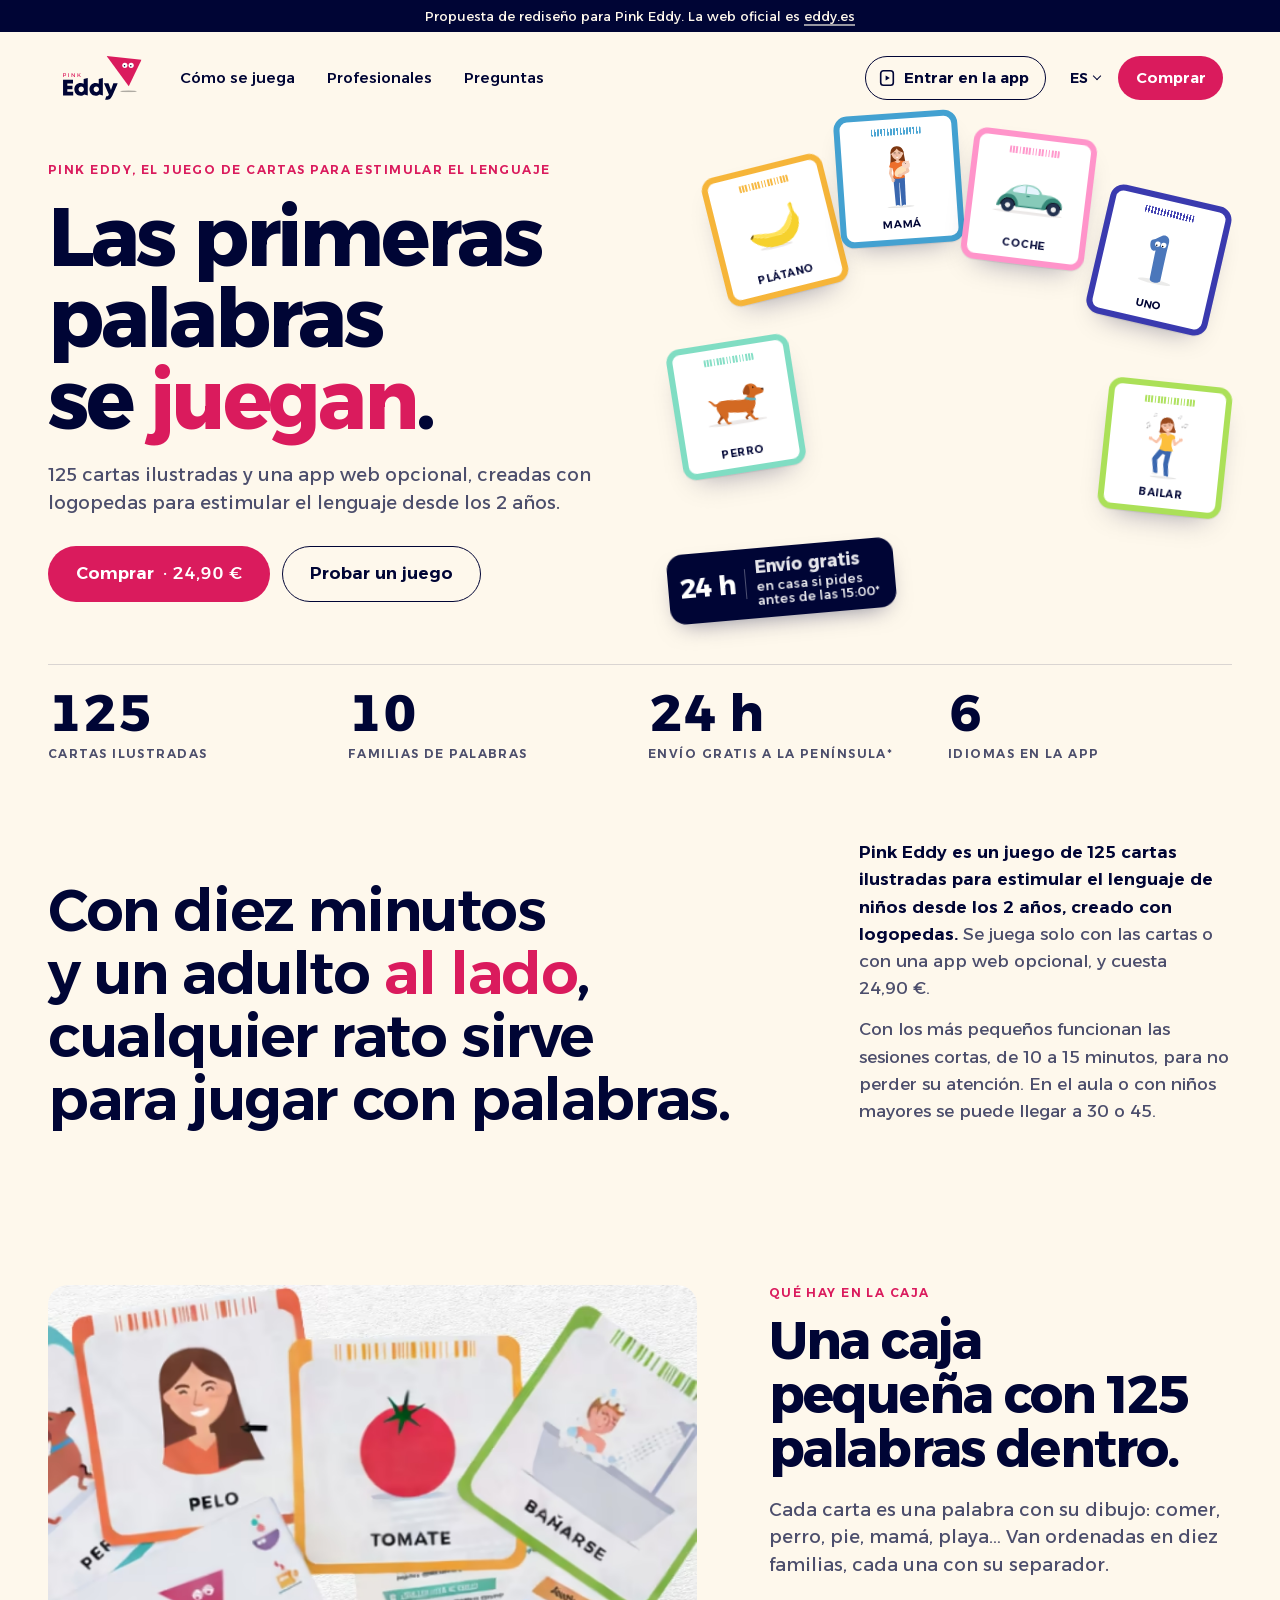
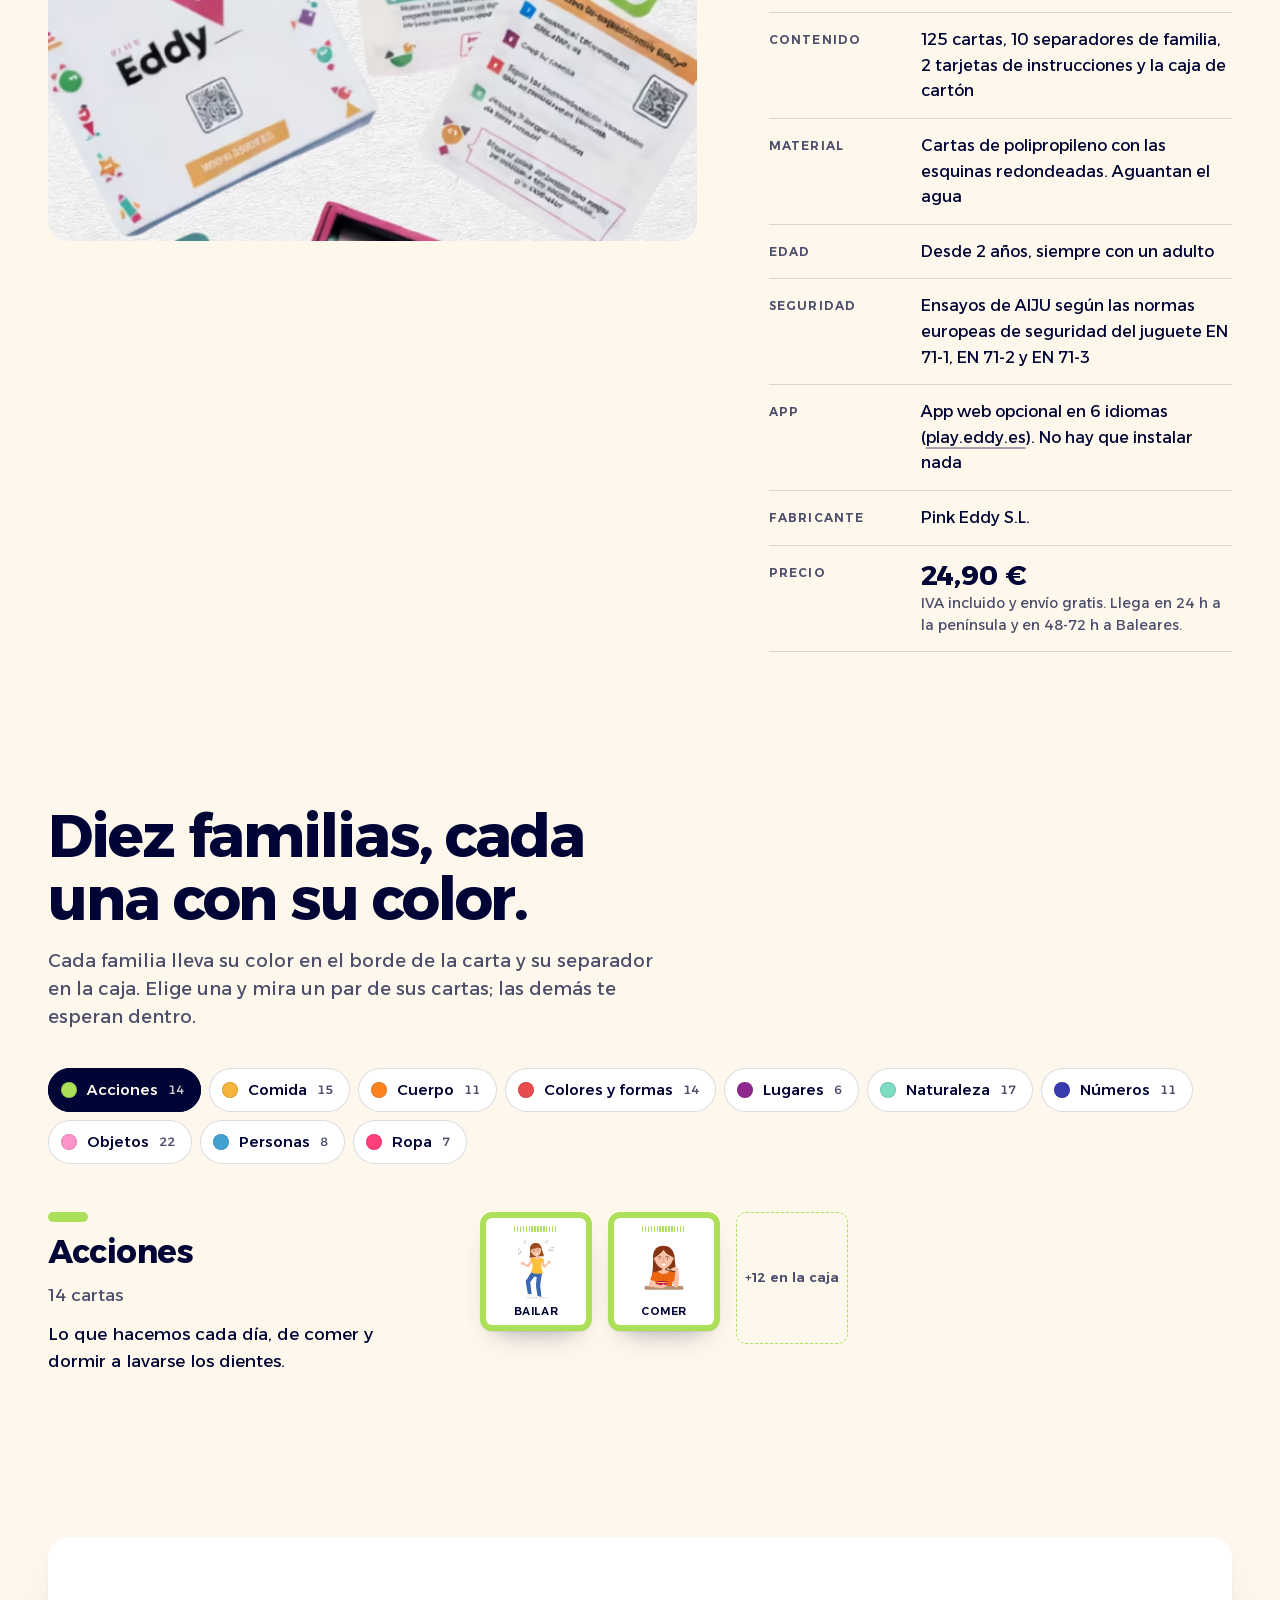
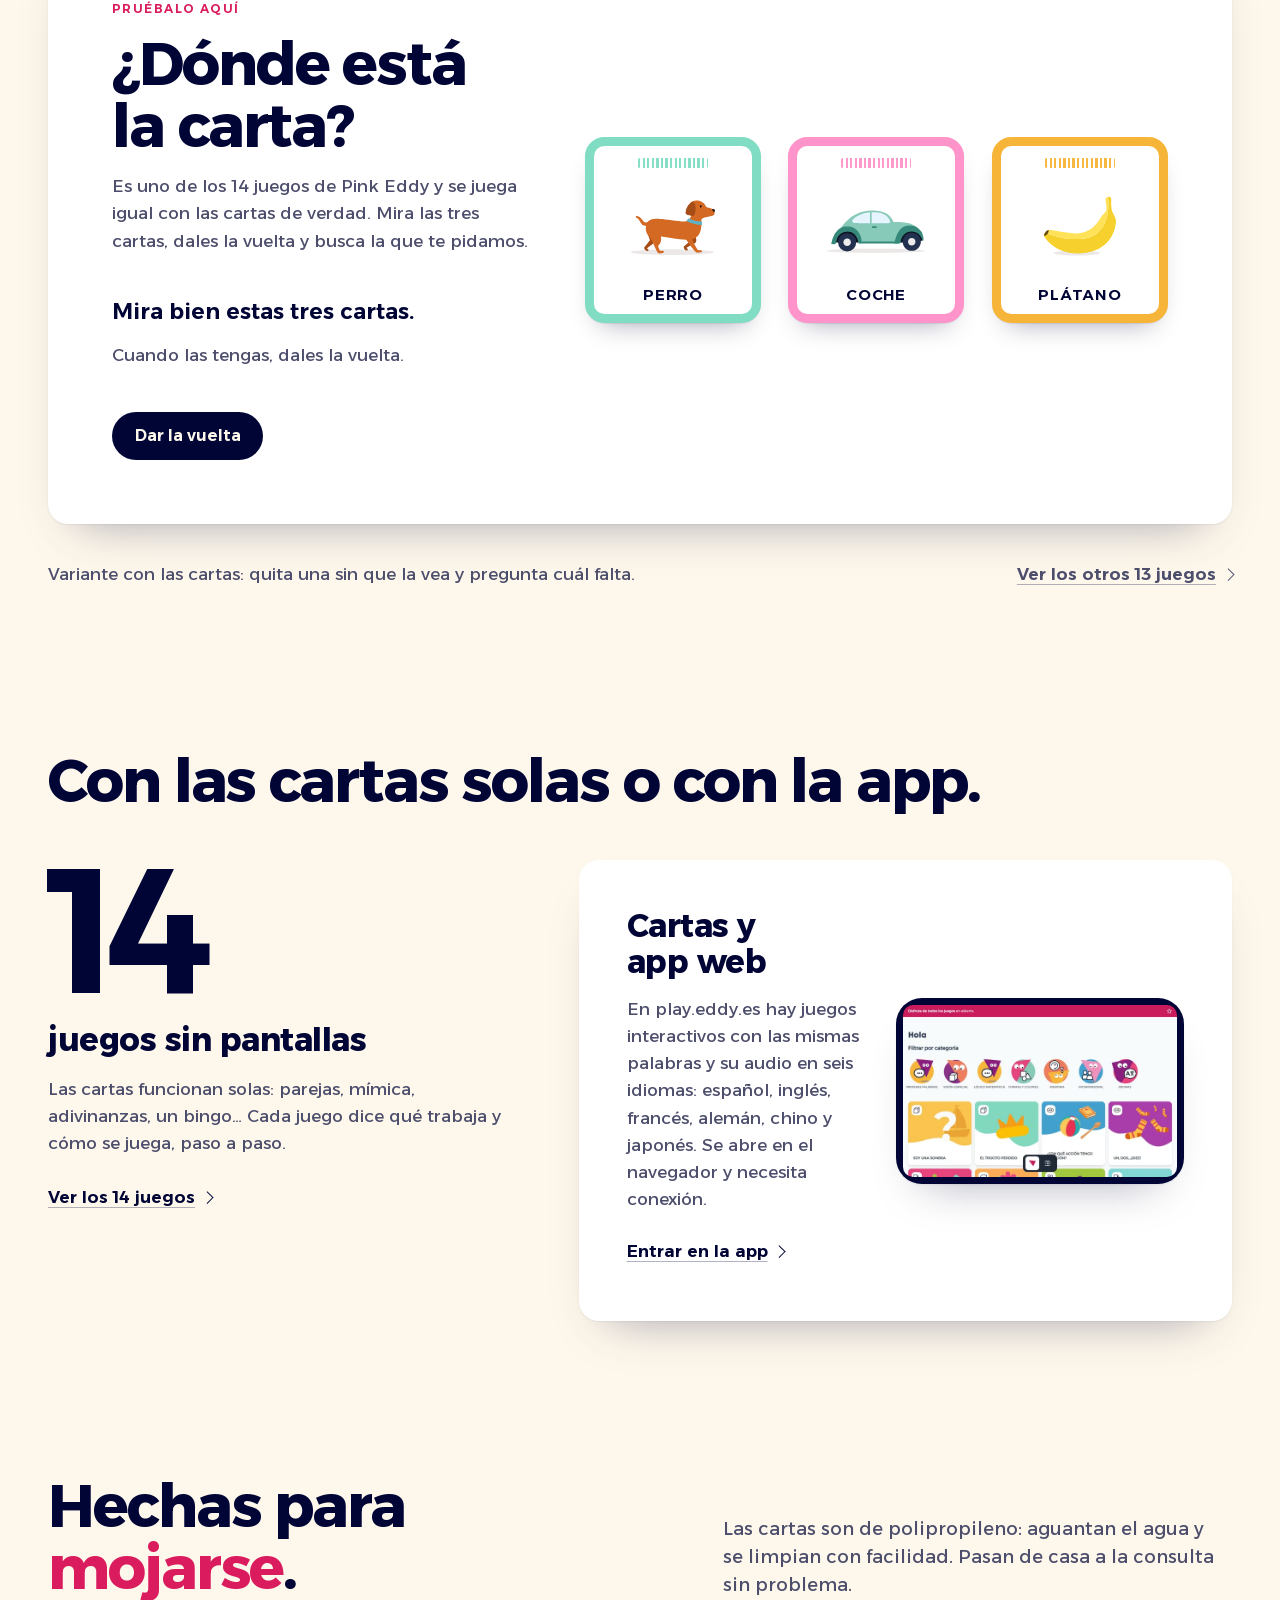
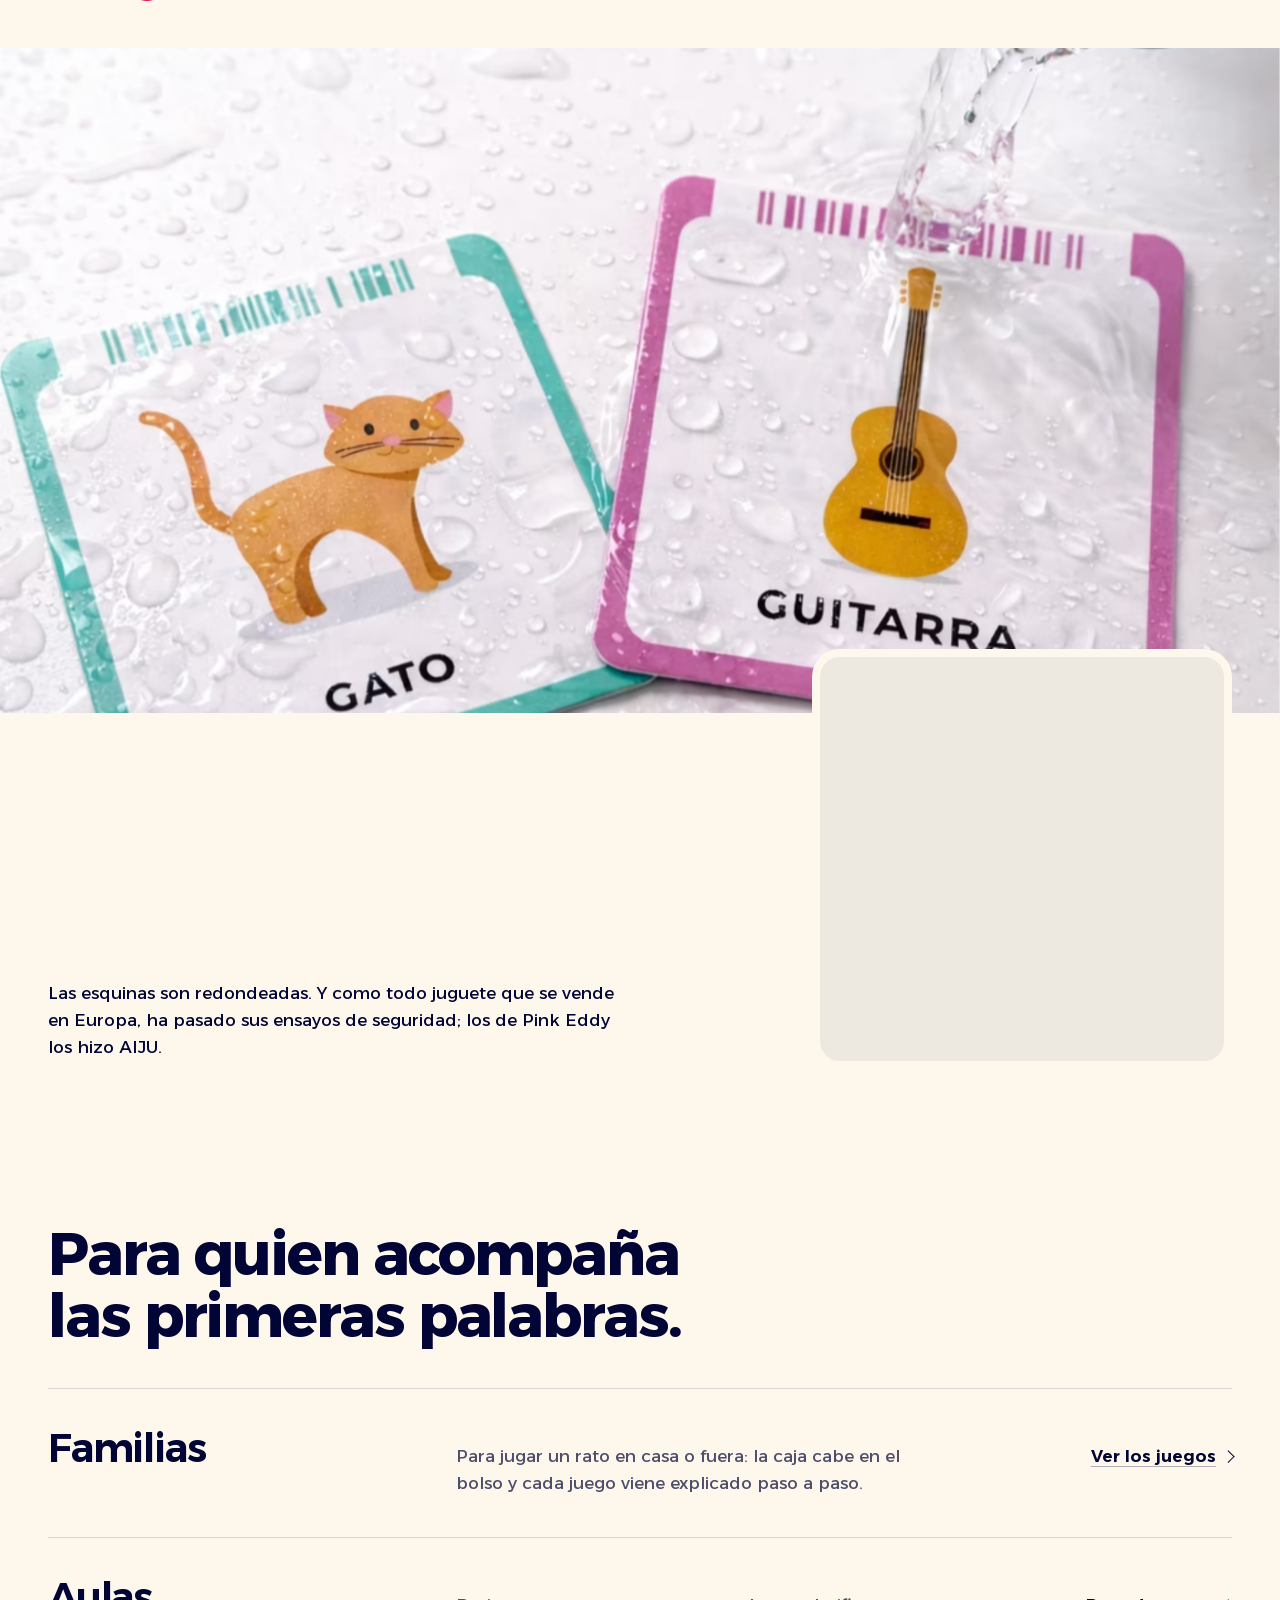
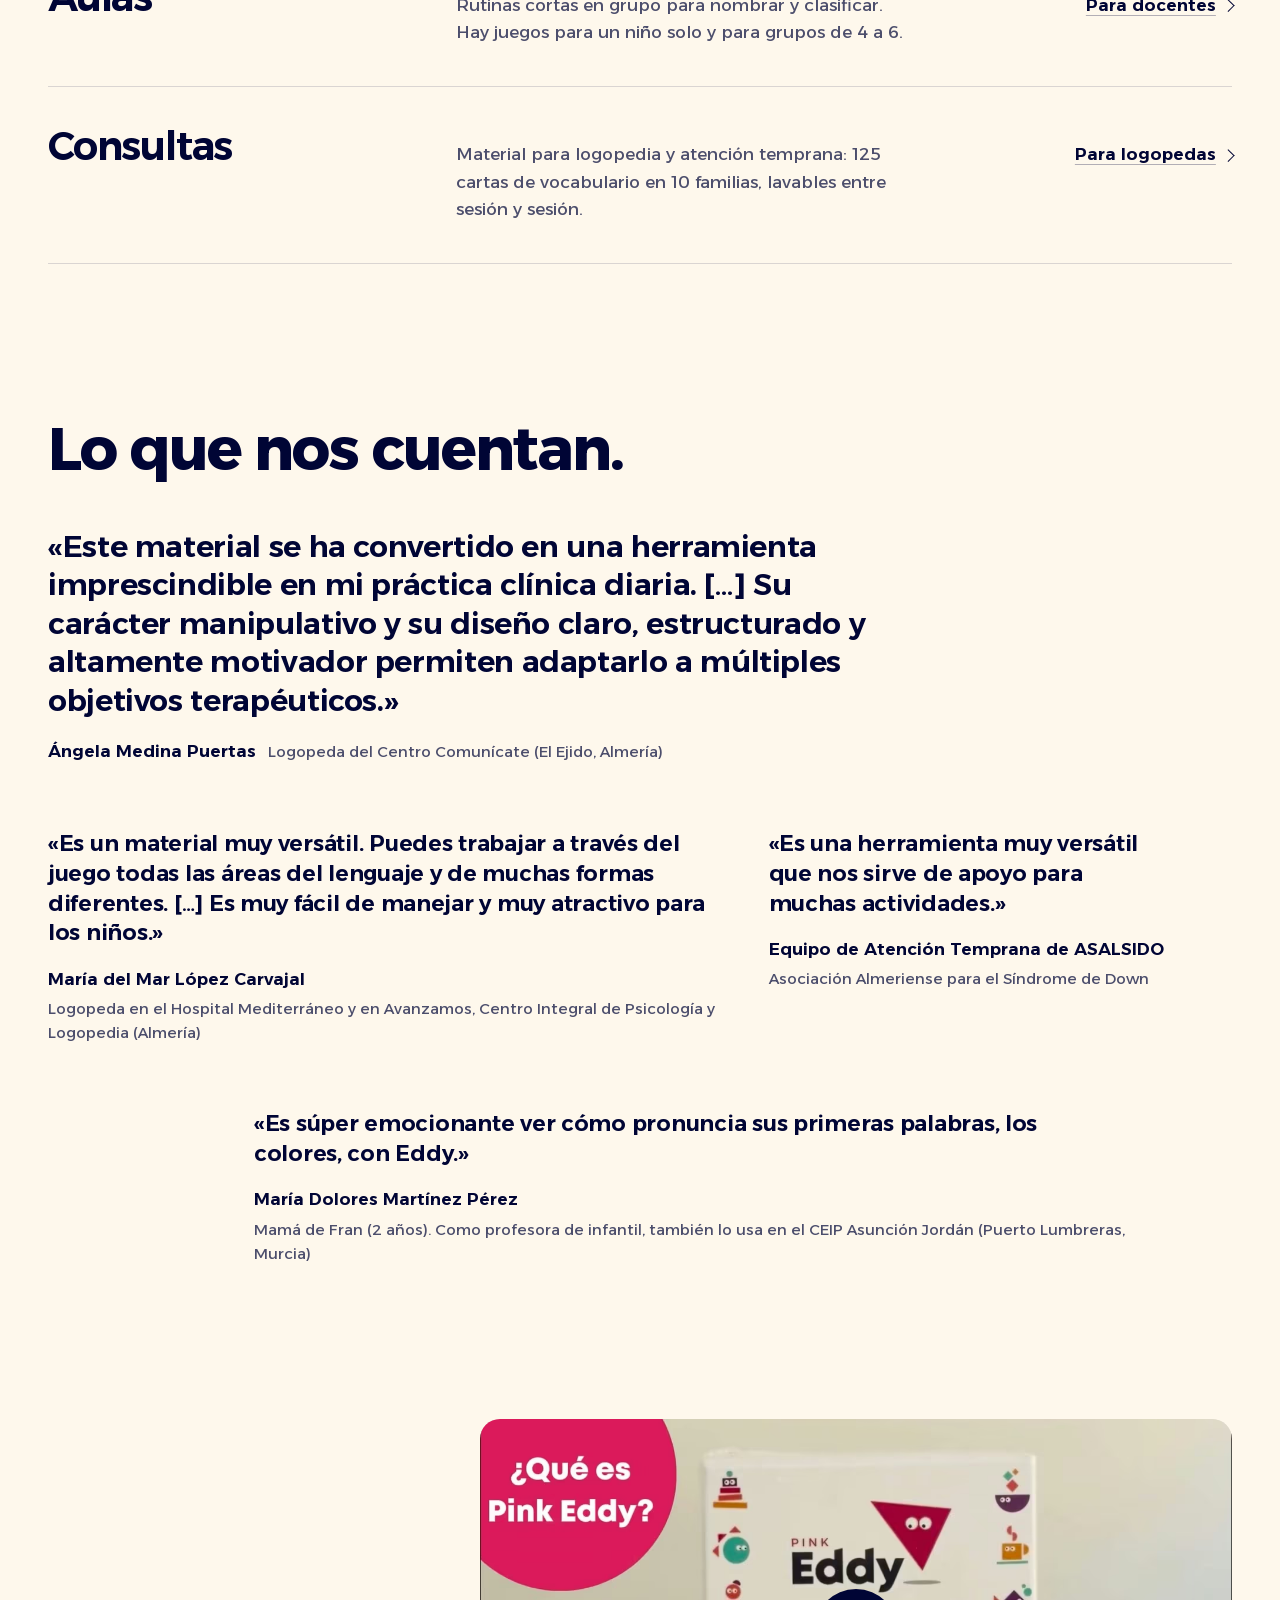
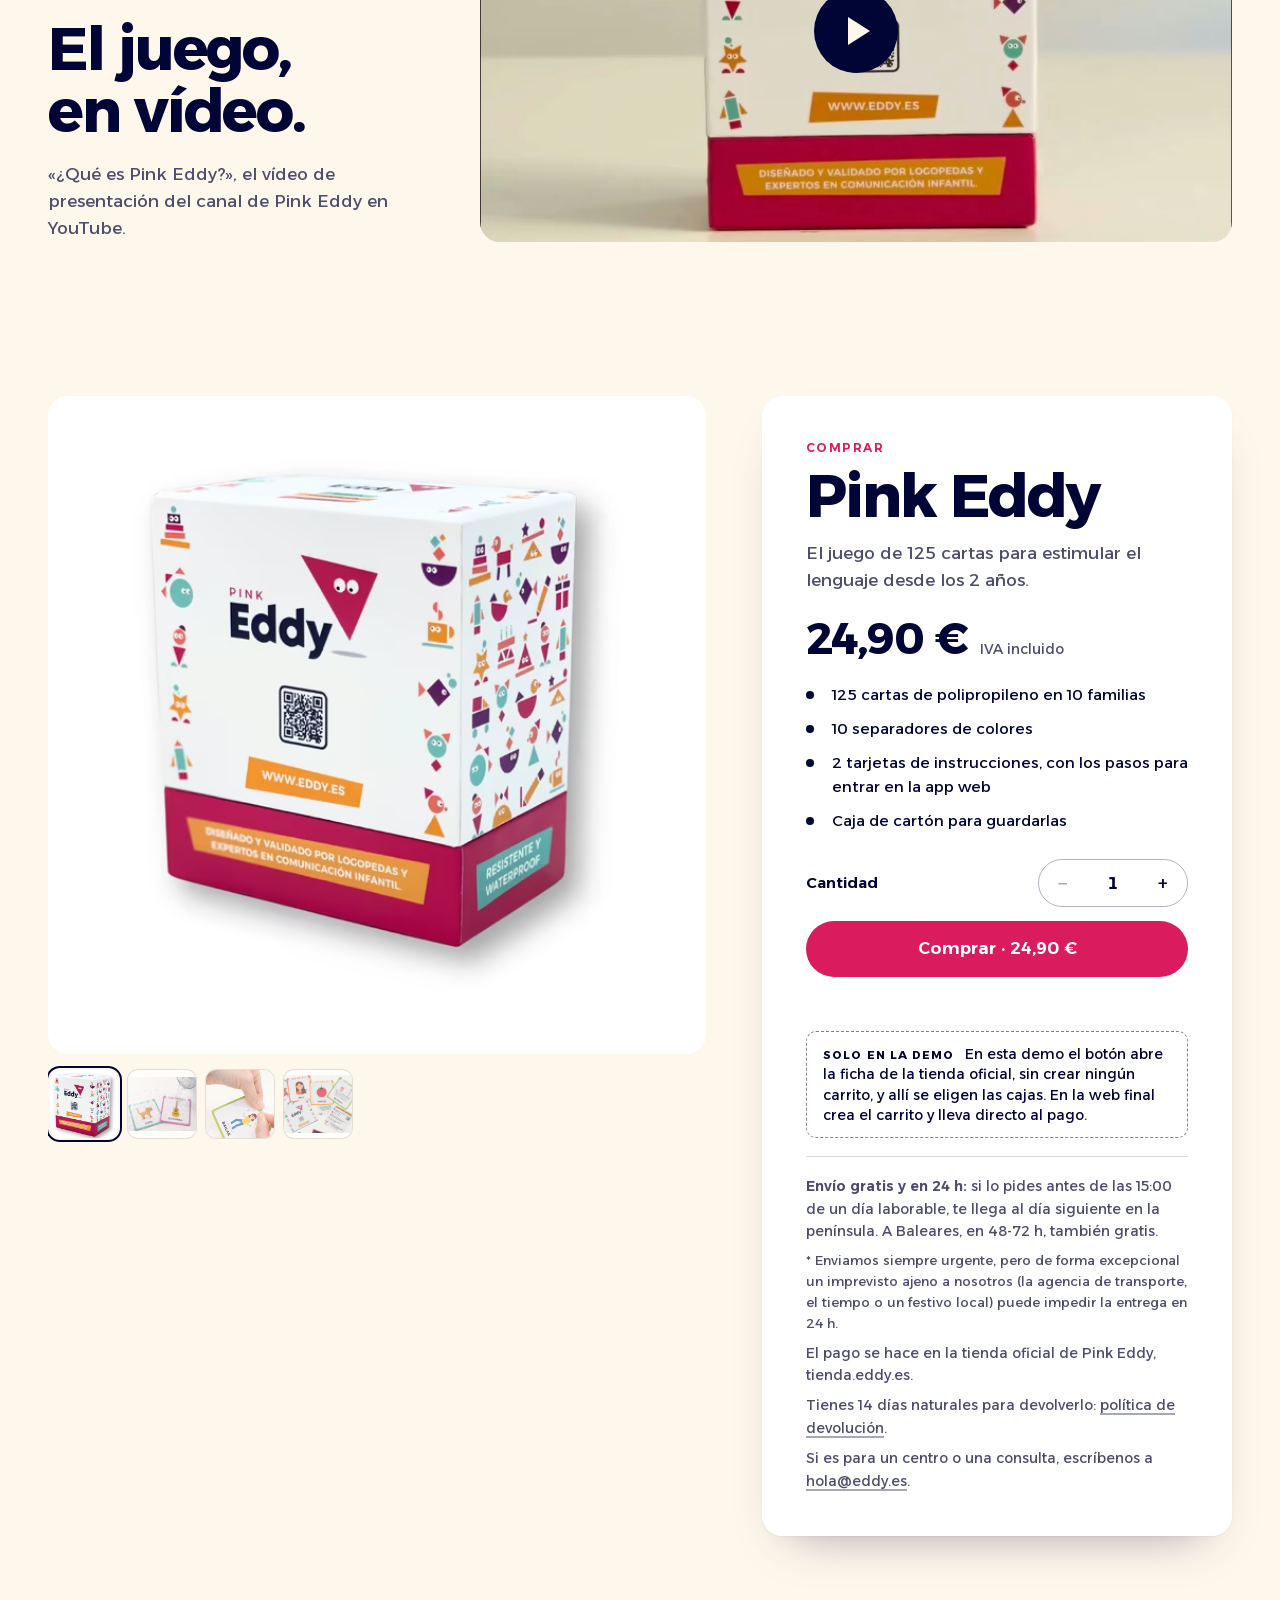
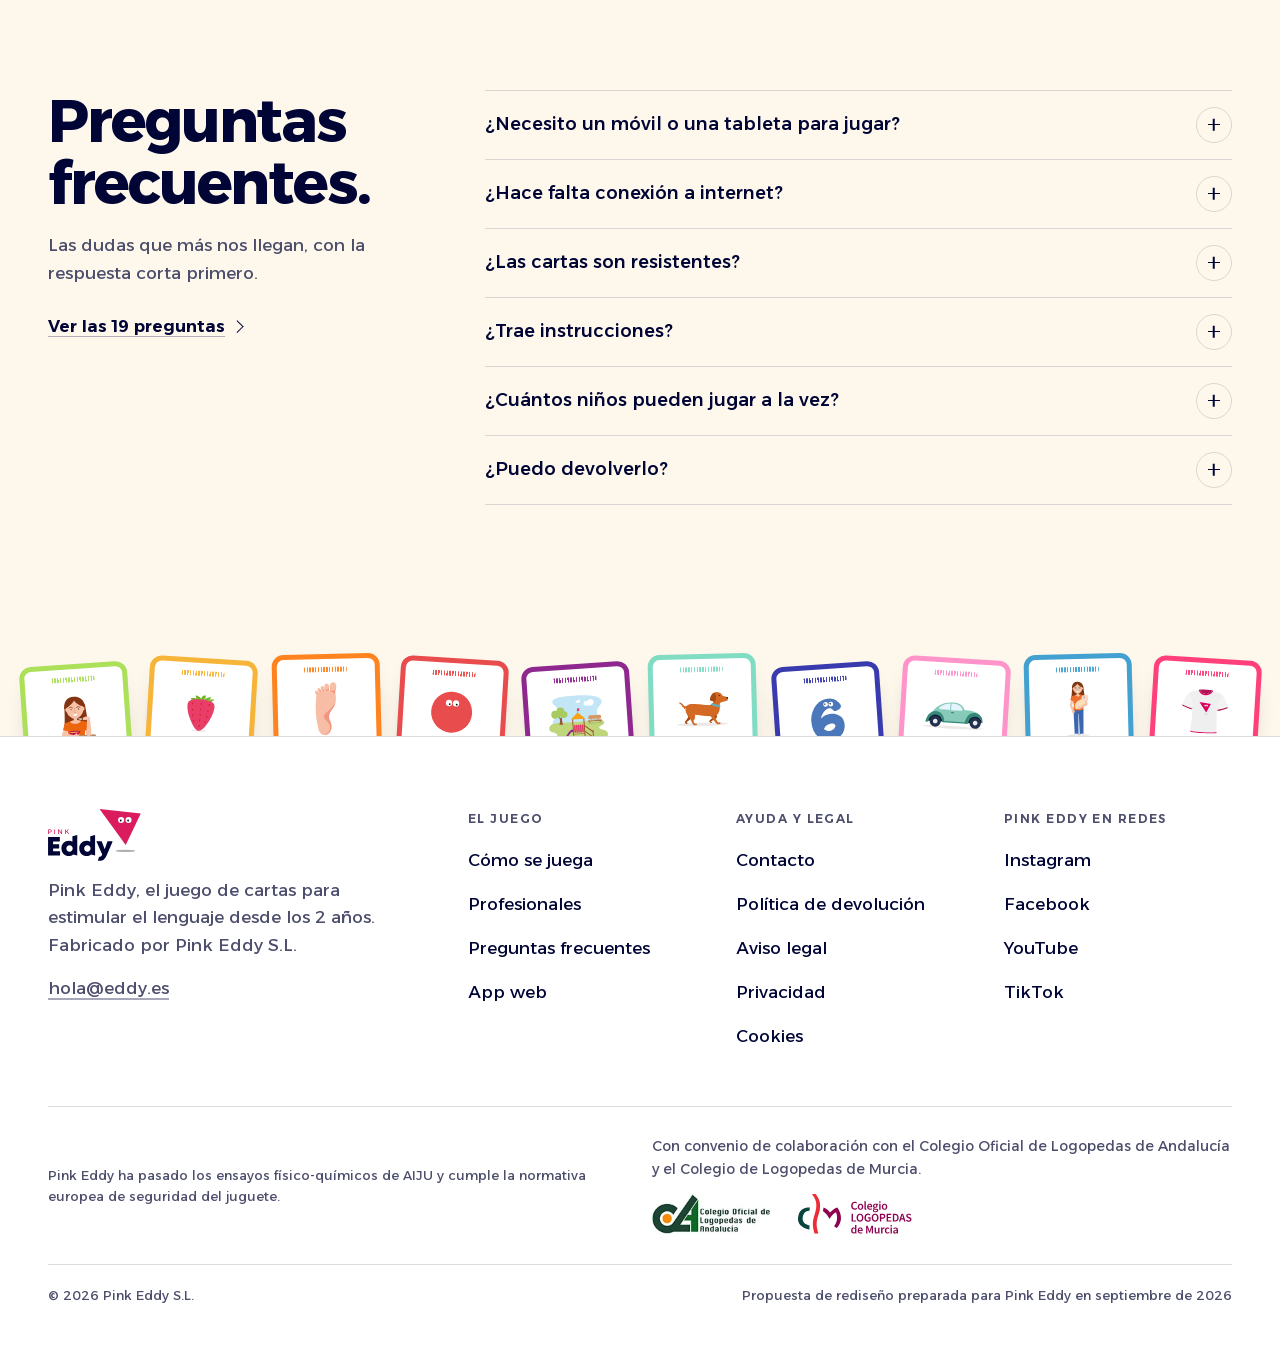
<file: index.html>
<!doctype html>
<html lang="es" class="demo">
<head>
<meta charset="utf-8">
<meta name="viewport" content="width=device-width, initial-scale=1">
<title>Pink Eddy | Juego de cartas para estimular el lenguaje</title>
<meta name="description" content="Juego de 125 cartas ilustradas y lavables para estimular el lenguaje desde los 2 años, creado con logopedas. Con app web opcional. 24,90 €.">
<!-- DEMO: quitar en producción (DEMO_MODE = False). La propuesta no debe indexarse mientras conviva con eddy.es -->
<meta name="robots" content="noindex, nofollow">
<link rel="canonical" href="https://www.eddy.es/">
<meta name="theme-color" content="#FEF8EC">
<meta name="color-scheme" content="light">
<link rel="icon" href="favicon.svg" type="image/svg+xml">
<link rel="icon" href="favicon-96.png" type="image/png" sizes="96x96">
<link rel="apple-touch-icon" href="apple-touch-icon.png">
<link rel="manifest" href="site.webmanifest">
<meta name="apple-mobile-web-app-title" content="Pink Eddy">
<meta property="og:type" content="website">
<meta property="og:site_name" content="Pink Eddy">
<meta property="og:locale" content="es_ES">
<meta property="og:title" content="Pink Eddy | Juego de cartas para estimular el lenguaje">
<meta property="og:description" content="Juego de 125 cartas ilustradas y lavables para estimular el lenguaje desde los 2 años, creado con logopedas. Con app web opcional. 24,90 €.">
<meta property="og:url" content="https://www.eddy.es/">
<!-- og:image apunta a la demo para que el enlace se vea al compartirlo. En producción: https://www.eddy.es/assets/img/og.jpg -->
<meta property="og:image" content="https://tubitas.github.io/eddy-propuesta/assets/img/og.jpg">
<meta property="og:image:width" content="1200">
<meta property="og:image:height" content="630">
<meta property="og:image:alt" content="Pink Eddy. Las primeras palabras se juegan. 125 cartas para estimular el lenguaje desde los 2 años">
<meta name="twitter:card" content="summary_large_image">
<meta name="twitter:title" content="Pink Eddy | Juego de cartas para estimular el lenguaje">
<meta name="twitter:description" content="Juego de 125 cartas ilustradas y lavables para estimular el lenguaje desde los 2 años, creado con logopedas. Con app web opcional. 24,90 €.">
<meta name="twitter:image" content="https://tubitas.github.io/eddy-propuesta/assets/img/og.jpg">
<link rel="preload" as="image" type="image/avif" fetchpriority="high" imagesrcset="assets/img/caja-360.avif 360w, assets/img/caja-480.avif 480w, assets/img/caja-800.avif 800w, assets/img/caja-1178.avif 1178w" imagesizes="(min-width: 900px) 312px, (min-width: 600px) 270px, 180px">
<link rel="preload" href="assets/fonts/alexandria.woff2" as="font" type="font/woff2" crossorigin>
<link rel="stylesheet" href="assets/css/eddy.css?v=20260930181343">
<script>document.documentElement.classList.add('js');setTimeout(function(){if(!window.__eddy)document.documentElement.classList.remove('js')},4000)</script>
<script src="assets/js/eddy.js?v=20260930181343" defer></script>
<script type="application/ld+json">{"@context": "https://schema.org", "@graph": [{"@type": "Organization", "@id": "https://www.eddy.es/#organizacion", "name": "Pink Eddy", "legalName": "Pink Eddy S.L.", "url": "https://www.eddy.es/", "logo": {"@type": "ImageObject", "url": "https://www.eddy.es/assets/img/logo-512.png", "width": 512, "height": 512}, "email": "hola@eddy.es", "sameAs": ["https://www.instagram.com/soyeddycards", "https://www.facebook.com/soyeddycards", "https://www.youtube.com/@soyeddycards", "https://www.tiktok.com/@soyeddycards"]}, {"@type": "WebSite", "@id": "https://www.eddy.es/#web", "url": "https://www.eddy.es/", "name": "Pink Eddy", "inLanguage": "es", "publisher": {"@id": "https://www.eddy.es/#organizacion"}}, {"@type": "Product", "@id": "https://www.eddy.es/#producto", "name": "Pink Eddy", "description": "Juego de 125 cartas ilustradas para estimular el lenguaje desde los 2 años, creado con logopedas. Se usa solo con las cartas o con una app web opcional.", "brand": {"@type": "Brand", "name": "Pink Eddy"}, "manufacturer": {"@id": "https://www.eddy.es/#organizacion"}, "sku": "EDDYES", "gtin13": "8435823600007", "category": "Juguetes educativos > Tarjetas de vocabulario", "image": ["https://www.eddy.es/assets/img/caja-1178.webp", "https://www.eddy.es/assets/img/agua-1400.webp", "https://www.eddy.es/assets/img/manos-1100.webp", "https://www.eddy.es/assets/img/cartas-mesa-700.webp"], "audience": {"@type": "PeopleAudience", "suggestedMinAge": 2}, "material": "Polipropileno (cartas); cartón (caja)", "weight": {"@type": "QuantitativeValue", "value": 360, "unitCode": "GRM"}, "additionalProperty": [{"@type": "PropertyValue", "name": "Cartas", "value": 125}, {"@type": "PropertyValue", "name": "Separadores", "value": 10}, {"@type": "PropertyValue", "name": "Tarjetas de instrucciones", "value": 2}, {"@type": "PropertyValue", "name": "Familias de cartas", "value": "Acciones, Comida, Cuerpo, Colores y formas, Lugares, Naturaleza, Números, Objetos, Personas, Ropa"}, {"@type": "PropertyValue", "name": "Medidas de la caja", "value": "10 × 9 × 5,5 cm"}, {"@type": "PropertyValue", "name": "Ensayos", "value": "Ensayos de AIJU según las normas europeas de seguridad del juguete EN 71-1, EN 71-2 y EN 71-3"}], "isRelatedTo": {"@id": "https://play.eddy.es/#app"}, "offers": {"@type": "Offer", "url": "https://www.eddy.es/", "price": "24.90", "priceCurrency": "EUR", "availability": "https://schema.org/InStock", "itemCondition": "https://schema.org/NewCondition", "seller": {"@id": "https://www.eddy.es/#organizacion"}, "hasMerchantReturnPolicy": {"@type": "MerchantReturnPolicy", "applicableCountry": "ES", "returnPolicyCategory": "https://schema.org/MerchantReturnFiniteReturnWindow", "merchantReturnDays": 14, "returnMethod": "https://schema.org/ReturnByMail", "returnFees": "https://schema.org/ReturnFeesCustomerResponsibility"}, "shippingDetails": {"@type": "OfferShippingDetails", "shippingRate": {"@type": "MonetaryAmount", "value": "0", "currency": "EUR"}, "shippingDestination": {"@type": "DefinedRegion", "addressCountry": "ES"}, "deliveryTime": {"@type": "ShippingDeliveryTime", "handlingTime": {"@type": "QuantitativeValue", "minValue": 0, "maxValue": 0, "unitCode": "DAY"}, "transitTime": {"@type": "QuantitativeValue", "minValue": 1, "maxValue": 3, "unitCode": "DAY"}, "cutoffTime": "15:00:00+02:00"}}}}, {"@type": "WebApplication", "@id": "https://play.eddy.es/#app", "name": "App web de Pink Eddy", "url": "https://play.eddy.es/", "applicationCategory": "EducationalApplication", "operatingSystem": "Navegador web", "inLanguage": ["es", "en", "fr", "de", "zh", "ja"]}]}</script>
</head>
<body data-precio-eur="24.90" data-demo>
<a class="salto" href="#contenido">Saltar al contenido</a>
<header class="cab" data-cab>
  <p class="cinta">Propuesta de rediseño<span class="cinta__larga"> para Pink Eddy</span>. La web oficial es <a href="https://www.eddy.es/">eddy.es</a></p>
  <div class="cab__caps">
    <a class="cab__logo" href="./" aria-label="Pink Eddy, inicio"><svg xmlns="http://www.w3.org/2000/svg" viewBox="0 0 175.33 98" width="175" height="98" aria-hidden="true" focusable="false"><svg x="0" y="38" width="122.33" height="60" viewBox="0 0 418 205"><g fill="none" transform="translate(.32 .79)"><g fill="#000535"><path d="m77.56 140.97h-44.93v-17.81h39.07v-26.88h-39.07v-17.51h43.49v-28.33h-76.11v118.95h77.55z"/><path d="m157.24 80.99c-6.58-4.08-14.33-6.37-22.8-6.37-28.16 0-48.21 20.37-48.21 48.89s20.06 48.98 48.21 48.98c10.69 0 20.21-3.64 27.68-9.92l26.37 6.81v-132.29l-31.25 7.16v36.75zm-18.57 63.52c-11.84 0-20.54-9.02-20.54-21s8.7-21 20.54-21 20.54 9.02 20.54 21-8.7 21-20.54 21z"/><path d="m272.28 80.99c-6.58-4.08-14.33-6.37-22.8-6.37-28.16 0-48.21 20.37-48.21 48.89s20.06 48.98 48.21 48.98c10.69 0 20.21-3.64 27.68-9.92l26.37 6.81v-132.29l-31.25 7.16v36.75zm-18.57 63.52c-11.84 0-20.54-9.02-20.54-21s8.7-21 20.54-21 20.54 9.02 20.54 21-8.7 21-20.54 21z"/><path d="m365.49 128.18-19.47-50.55h-34.35l37.92 84.18c-4.28 11.42-7.93 14.57-20.02 14.57l-8.69 27.16h10.82c23.69 0 35.06-10.15 47.43-38.23l38.46-87.68h-33.96l-18.15 50.55z"/></g><g fill="#da1b5d"><path d="m20.42 2.64c-2.04-1.76-4.92-2.64-8.64-2.64h-11.78v29.56h4.98v-8.99h6.8c3.72 0 6.59-.92 8.64-2.77 2.04-1.84 3.06-4.43 3.06-7.75s-1.02-5.65-3.06-7.41zm-3.56 12.16c-1.24 1-3 1.5-5.28 1.5h-6.59v-12.03h6.59c2.28 0 4.04.49 5.28 1.46s1.86 2.46 1.86 4.45-.62 3.63-1.86 4.62z"/><path d="m40.25 0h4.98v29.56h-4.98z"/><path d="m85.56 21.7-15.84-21.7h-4.9v29.56h4.99v-21.6l15.75 21.6h4.9v-29.56h-4.9z"/><path d="m135.05 0h-5.87l-14.11 15.88v-15.88h-4.98v29.56h4.98v-7.65l5.04-5.52 9.7 13.17h6l-12.27-16.94z"/></g></g></svg><svg x="97.33" y="0" width="78" height="81" viewBox="0 0 156 162"><g transform="translate(-152.45)"><path d="M251.33,135.32,308.24,16.41,152.45,0Z" fill="#DA1B5D"/><ellipse cx="36.8" cy="4.09" rx="36.8" ry="4.09" transform="translate(213.42 153.91)" fill="#000" fill-opacity=".31"/></g></svg><g><circle cx="138.08" cy="20.75" r="5.75" fill="#fff"/><circle cx="152.08" cy="20.75" r="5.75" fill="#fff"/><circle cx="137.3" cy="21.6" r="1.75" fill="#000535"/><circle cx="151.3" cy="21.6" r="1.75" fill="#000535"/></g></svg></a>
    <nav class="cab__nav" aria-label="Principal"><ul><li><a href="juegos/">Cómo se juega</a></li><li><a href="profesionales/">Profesionales</a></li><li><a href="preguntas-frecuentes/">Preguntas</a></li></ul></nav>
    <div class="cab__acc">
      <a class="cab__app" href="https://play.eddy.es/"><svg class="cab__app-ico" viewBox="0 0 20 20" width="18" height="18" aria-hidden="true"><rect x="3" y="2" width="14" height="16" rx="3" fill="none" stroke="currentColor" stroke-width="1.8"/><path d="M8.5 7.2v5.6l4.6-2.8z" fill="currentColor"/></svg>Entrar en la app</a>
      <details class="idioma"><summary aria-label="Idioma: español. Cambiar idioma">ES</summary><ul><li><a href="https://www.eddy.es/" hreflang="es" lang="es" aria-current="true">Español<span>ES</span></a></li><li><a href="https://www.eddy.es/en/" hreflang="en" lang="en">English<span>EN</span></a></li><li><a href="https://www.eddy.es/fr/" hreflang="fr" lang="fr">Français<span>FR</span></a></li><li><a href="https://www.eddy.es/de/" hreflang="de" lang="de">Deutsch<span>DE</span></a></li><li><a href="https://www.eddy.es/zh/" hreflang="zh" lang="zh">简体中文<span>ZH</span></a></li><li><a href="https://www.eddy.es/ja/" hreflang="ja" lang="ja">日本語<span>JA</span></a></li><li class="idioma__nota">Las otras versiones son las de eddy.es hoy.</li></ul></details>
      <a class="btn btn--rosa btn--s cab__comprar" href="#comprar" data-comprar-cab data-oculto>Comprar</a>
      <a class="cab__menu cab__menu--sinjs" href="#pie">Menú</a>
      <button class="cab__menu" type="button" aria-expanded="false" aria-controls="menu-movil" data-menu-btn><span>Menú</span></button>
    </div>
  </div>
  <div class="menu" id="menu-movil" hidden>
    <nav aria-label="Menú del móvil">
      <ul class="menu__lista"><li><a href="juegos/">Cómo se juega</a></li><li><a href="profesionales/">Profesionales</a></li><li><a href="preguntas-frecuentes/">Preguntas</a></li><li><a href="#comprar">Comprar</a></li></ul>
      <div class="menu__pie">
        <a class="enlace" href="https://play.eddy.es/">Entrar en la app</a>
        <div><span class="micro micro--noche">Idioma</span><ul class="menu__idiomas" style="margin-top:10px"><li><a href="https://www.eddy.es/" hreflang="es" lang="es">Español</a></li><li><a href="https://www.eddy.es/en/" hreflang="en" lang="en">English</a></li><li><a href="https://www.eddy.es/fr/" hreflang="fr" lang="fr">Français</a></li><li><a href="https://www.eddy.es/de/" hreflang="de" lang="de">Deutsch</a></li><li><a href="https://www.eddy.es/zh/" hreflang="zh" lang="zh">简体中文</a></li><li><a href="https://www.eddy.es/ja/" hreflang="ja" lang="ja">日本語</a></li></ul></div>
      </div>
    </nav>
  </div>
</header>
<main id="contenido">
  <section class="heroe" data-heroe aria-labelledby="titulo">
    <div class="contenedor">
      <div class="heroe__rejilla">
        <div class="heroe__txt">
          <h1 class="h1" id="titulo"><span class="micro">Pink Eddy, el juego de cartas para estimular el lenguaje<span class="vh">.</span></span> <span class="linea">Las primeras</span> <span class="linea">palabras</span> <span class="linea">se <em>juegan</em>.</span></h1>
          <p class="lead heroe__sub">125 cartas ilustradas y una app web opcional, creadas con logopedas para estimular el lenguaje desde los 2 años.</p>
          <div class="heroe__cta" data-cta-heroe>
            <a class="btn btn--rosa btn--l" href="#comprar">Comprar <span class="precio-btn">· <span data-precio>24,90 €</span></span></a>
            <a class="btn btn--fantasma btn--l" href="#prueba">Probar un juego</a>
          </div>
        </div>
        <div class="escena" data-escena>
          <div class="escena__mov" data-parallax="0.06" data-parallax-heroe role="img" aria-label="La caja de Pink Eddy con algunas de sus cartas alrededor">
            <div class="escena__caja"><div data-prof="0.35"><picture><source type="image/avif" srcset="assets/img/caja-360.avif 360w, assets/img/caja-480.avif 480w, assets/img/caja-800.avif 800w, assets/img/caja-1178.avif 1178w" sizes="(min-width: 900px) 312px, (min-width: 600px) 270px, 180px"><source type="image/webp" srcset="assets/img/caja-360.webp 360w, assets/img/caja-480.webp 480w, assets/img/caja-800.webp 800w, assets/img/caja-1178.webp 1178w" sizes="(min-width: 900px) 312px, (min-width: 600px) 270px, 180px"><img src="assets/img/caja-480.webp" width="1178" height="1281" alt="Caja de Pink Eddy" decoding="async" fetchpriority="high"></picture></div></div>
            <div class="escena__par escena__par--delante" style="left:1.0%;top:42.0%" data-prof="0.90"><div class="carta-mov" style="--r:-9deg;--fx:38.0cqw;--fy:13.5cqw;--i:0"><div class="carta" style="--c:#80DDC3"><div class="carta__cara"><img src="assets/cartas/069-perro.svg" width="191" height="157" alt="" decoding="async"><span class="carta__nombre">Perro</span></div></div></div></div><div class="escena__par escena__par--detras" style="left:8.0%;top:7.0%" data-prof="0.60"><div class="carta-mov" style="--r:-14deg;--fx:31.0cqw;--fy:45.0cqw;--i:1"><div class="carta" style="--c:#F6B539"><div class="carta__cara"><img src="assets/cartas/025-platano.svg" width="191" height="157" alt="" decoding="async"><span class="carta__nombre">Plátano</span></div></div></div></div><div class="escena__par escena__par--detras escena__par--opc" style="left:30.0%;top:-3.0%" data-prof="0.50"><div class="carta-mov" style="--r:-4deg;--fx:9.0cqw;--fy:54.0cqw;--i:2"><div class="carta" style="--c:#43A1D1"><div class="carta__cara"><img src="assets/cartas/109-mama.svg" width="191" height="157" alt="" loading="lazy" decoding="async"><span class="carta__nombre">Mamá</span></div></div></div></div><div class="escena__par escena__par--detras" style="left:53.0%;top:1.0%" data-prof="0.50"><div class="carta-mov" style="--r:7deg;--fx:-14.0cqw;--fy:50.4cqw;--i:3"><div class="carta" style="--c:#FF94CA"><div class="carta__cara"><img src="assets/cartas/089-coche.svg" width="191" height="157" alt="" decoding="async"><span class="carta__nombre">Coche</span></div></div></div></div><div class="escena__par escena__par--detras escena__par--opc" style="left:76.0%;top:13.0%" data-prof="0.70"><div class="carta-mov" style="--r:13deg;--fx:-37.0cqw;--fy:39.6cqw;--i:4"><div class="carta" style="--c:#3A3AAF"><div class="carta__cara"><img src="assets/cartas/083-uno.svg" width="191" height="157" alt="" loading="lazy" decoding="async"><span class="carta__nombre">Uno</span></div></div></div></div><div class="escena__par escena__par--delante" style="left:77.0%;top:50.0%" data-prof="1.00"><div class="carta-mov" style="--r:6deg;--fx:-38.0cqw;--fy:6.3cqw;--i:5"><div class="carta" style="--c:#ABE058"><div class="carta__cara"><img src="assets/cartas/001-bailar.svg" width="191" height="157" alt="" decoding="async"><span class="carta__nombre">Bailar</span></div></div></div></div>
          </div>
          <a class="sello24" href="#entrega"><span class="sello24__num">24 h</span><span class="sello24__txt"><strong class="sello24__gratis">Envío gratis</strong>en casa si pides<br>antes de las 15:00*</span></a>
        </div>
      </div>
      <ul class="banda sin-lista" aria-label="Pink Eddy en cifras">
        <li><span class="banda__num" data-contar="125">125</span><span class="banda__txt">cartas ilustradas</span></li>
        <li><span class="banda__num" data-contar="10">10</span><span class="banda__txt">familias de palabras</span></li>
        <li><a class="banda__enlace" href="#entrega"><span class="banda__num">24 h</span><span class="banda__txt">envío gratis a la península*</span></a></li>
        <li><span class="banda__num" data-contar="6">6</span><span class="banda__txt">idiomas en la app</span></li>
      </ul>
    </div>
  </section>

  <section class="seccion" aria-label="Qué es Pink Eddy">
    <div class="contenedor editorial">
      <p class="frase" data-lineas>Con diez minutos y un adulto <em>al lado</em>, cualquier rato sirve para jugar con palabras.</p>
      <div class="editorial__lado" data-stagger="120">
        <p><strong>Pink Eddy es un juego de 125 cartas ilustradas para estimular el lenguaje de niños desde los 2 años, creado con logopedas.</strong> Se juega solo con las cartas o con una app web opcional, y cuesta <span data-precio>24,90 €</span>.</p>
        <p>Con los más pequeños funcionan las sesiones cortas, de 10 a 15 minutos, para no perder su atención. En el aula o con niños mayores se puede llegar a 30 o 45.</p>
      </div>
    </div>
  </section>

  <section class="seccion" id="caja" aria-labelledby="caja-t">
    <div class="contenedor caja">
      <div class="foto caja__foto" data-reveal="foto"><picture><source type="image/avif" srcset="assets/img/cartas-mesa-360.avif 360w, assets/img/cartas-mesa-540.avif 540w, assets/img/cartas-mesa-700.avif 700w" sizes="(min-width: 900px) 55vw, 100vw"><source type="image/webp" srcset="assets/img/cartas-mesa-360.webp 360w, assets/img/cartas-mesa-540.webp 540w, assets/img/cartas-mesa-700.webp 700w" sizes="(min-width: 900px) 55vw, 100vw"><img src="assets/img/cartas-mesa-540.webp" width="700" height="600" alt="Cartas PELO, TOMATE y BAÑARSE de Pink Eddy sobre la mesa, junto a la caja y las tarjetas de instrucciones" loading="lazy" decoding="async"></picture></div>
      <div class="caja__txt">
        <span class="micro" data-reveal>Qué hay en la caja</span>
        <h2 class="h2" id="caja-t" data-reveal>Una caja pequeña con 125 palabras dentro.</h2>
        <p class="lead" data-reveal>Cada carta es una palabra con su dibujo: comer, perro, pie, mamá, playa… Van ordenadas en diez familias, cada una con su separador.</p>
        <dl class="ficha" data-reveal>
          <dt>Contenido</dt><dd>125 cartas, 10 separadores de familia, 2 tarjetas de instrucciones y la caja de cartón</dd>
          <dt>Material</dt><dd>Cartas de polipropileno con las esquinas redondeadas. Aguantan el agua</dd>
          <dt>Edad</dt><dd>Desde 2 años, siempre con un adulto</dd>
          <dt>Seguridad</dt><dd>Ensayos de AIJU según las normas europeas de seguridad del juguete EN 71-1, EN 71-2 y EN 71-3</dd>
          <dt>App</dt><dd>App web opcional en 6 idiomas (<a href="https://play.eddy.es/">play.eddy.es</a>). No hay que instalar nada</dd>
          <dt>Fabricante</dt><dd>Pink Eddy S.L.</dd>
          <dt>Precio</dt><dd><span class="ficha__precio" data-precio>24,90 €</span><small>IVA incluido y envío gratis. Llega en 24 h a la península y en 48-72 h a Baleares.</small></dd>
        </dl>
      </div>
    </div>
  </section>

  <section class="seccion" id="familias" aria-labelledby="familias-t" data-familias>
    <div class="contenedor">
      <div class="familias__cab">
        <h2 class="h2" id="familias-t" data-reveal>Diez familias, cada una con su color.</h2>
        <p class="lead" data-reveal>Cada familia lleva su color en el borde de la carta y su separador en la caja. Elige una y mira un par de sus cartas; las demás te esperan dentro.</p>
      </div>
      <ul class="familias__indice" data-familias-indice><li><a class="chip" href="#fam-acciones" data-fam style="--c:#ABE058"><span class="chip__punto" aria-hidden="true"></span>Acciones <span class="chip__n">14</span></a></li><li><a class="chip" href="#fam-comida" data-fam style="--c:#F6B539"><span class="chip__punto" aria-hidden="true"></span>Comida <span class="chip__n">15</span></a></li><li><a class="chip" href="#fam-cuerpo" data-fam style="--c:#FF841F"><span class="chip__punto" aria-hidden="true"></span>Cuerpo <span class="chip__n">11</span></a></li><li><a class="chip" href="#fam-colores-y-formas" data-fam style="--c:#E94C4D"><span class="chip__punto" aria-hidden="true"></span>Colores y formas <span class="chip__n">14</span></a></li><li><a class="chip" href="#fam-lugares" data-fam style="--c:#8F288E"><span class="chip__punto" aria-hidden="true"></span>Lugares <span class="chip__n">6</span></a></li><li><a class="chip" href="#fam-naturaleza" data-fam style="--c:#80DDC3"><span class="chip__punto" aria-hidden="true"></span>Naturaleza <span class="chip__n">17</span></a></li><li><a class="chip" href="#fam-numeros" data-fam style="--c:#3A3AAF"><span class="chip__punto" aria-hidden="true"></span>Números <span class="chip__n">11</span></a></li><li><a class="chip" href="#fam-objetos" data-fam style="--c:#FF94CA"><span class="chip__punto" aria-hidden="true"></span>Objetos <span class="chip__n">22</span></a></li><li><a class="chip" href="#fam-personas" data-fam style="--c:#43A1D1"><span class="chip__punto" aria-hidden="true"></span>Personas <span class="chip__n">8</span></a></li><li><a class="chip" href="#fam-ropa" data-fam style="--c:#FF407B"><span class="chip__punto" aria-hidden="true"></span>Ropa <span class="chip__n">7</span></a></li></ul>
      <div class="familias__paneles" data-familias-paneles><div class="familia" id="fam-acciones" style="--c:#ABE058">
  <div class="familia__info"><span class="familia__color" aria-hidden="true"></span><h3 class="h3">Acciones</h3><p class="familia__cuenta">14 cartas</p><p>Lo que hacemos cada día, de comer y dormir a lavarse los dientes.</p></div>
  <ul class="rejilla-cartas" aria-label="Cartas de la familia Acciones"><li><div class="carta carta--mini" style="--c:#ABE058"><div class="carta__cara"><img src="assets/cartas/001-bailar.svg" width="191" height="157" alt="" loading="lazy" decoding="async"><span class="carta__nombre">Bailar</span></div></div></li><li><div class="carta carta--mini" style="--c:#ABE058"><div class="carta__cara"><img src="assets/cartas/003-comer.svg" width="191" height="157" alt="" loading="lazy" decoding="async"><span class="carta__nombre">Comer</span></div></div></li><li class="familia__mas"><span>+12 en la caja</span></li></ul>
</div><div class="familia" id="fam-comida" style="--c:#F6B539">
  <div class="familia__info"><span class="familia__color" aria-hidden="true"></span><h3 class="h3">Comida</h3><p class="familia__cuenta">15 cartas</p><p>Del vaso de agua al yogur, con fruta y algún capricho.</p></div>
  <ul class="rejilla-cartas" aria-label="Cartas de la familia Comida"><li><div class="carta carta--mini" style="--c:#F6B539"><div class="carta__cara"><img src="assets/cartas/025-platano.svg" width="191" height="157" alt="" loading="lazy" decoding="async"><span class="carta__nombre">Plátano</span></div></div></li><li><div class="carta carta--mini" style="--c:#F6B539"><div class="carta__cara"><img src="assets/cartas/016-fresa.svg" width="191" height="157" alt="" loading="lazy" decoding="async"><span class="carta__nombre">Fresa</span></div></div></li><li class="familia__mas"><span>+13 en la caja</span></li></ul>
</div><div class="familia" id="fam-cuerpo" style="--c:#FF841F">
  <div class="familia__info"><span class="familia__color" aria-hidden="true"></span><h3 class="h3">Cuerpo</h3><p class="familia__cuenta">11 cartas</p><p>De la cabeza a los pies: boca, nariz, ojo, oreja…</p></div>
  <ul class="rejilla-cartas" aria-label="Cartas de la familia Cuerpo"><li><div class="carta carta--mini" style="--c:#FF841F"><div class="carta__cara"><img src="assets/cartas/040-pie.svg" width="191" height="157" alt="" loading="lazy" decoding="async"><span class="carta__nombre">Pie</span></div></div></li><li><div class="carta carta--mini" style="--c:#FF841F"><div class="carta__cara"><img src="assets/cartas/030-barriga.svg" width="191" height="157" alt="" loading="lazy" decoding="async"><span class="carta__nombre">Barriga</span></div></div></li><li class="familia__mas"><span>+9 en la caja</span></li></ul>
</div><div class="familia" id="fam-colores-y-formas" style="--c:#E94C4D">
  <div class="familia__info"><span class="familia__color" aria-hidden="true"></span><h3 class="h3">Colores y formas</h3><p class="familia__cuenta">14 cartas</p><p>Diez colores y cuatro formas: círculo, cuadrado, triángulo y rectángulo.</p></div>
  <ul class="rejilla-cartas" aria-label="Cartas de la familia Colores y formas"><li><div class="carta carta--mini" style="--c:#E94C4D"><div class="carta__cara"><img src="assets/cartas/044-circulo.svg" width="191" height="157" alt="" loading="lazy" decoding="async"><span class="carta__nombre">Círculo</span></div></div></li><li><div class="carta carta--mini" style="--c:#E94C4D"><div class="carta__cara"><img src="assets/cartas/041-amarillo.svg" width="191" height="157" alt="" loading="lazy" decoding="async"><span class="carta__nombre">Amarillo</span></div></div></li><li class="familia__mas"><span>+12 en la caja</span></li></ul>
</div><div class="familia" id="fam-lugares" style="--c:#8F288E">
  <div class="familia__info"><span class="familia__color" aria-hidden="true"></span><h3 class="h3">Lugares</h3><p class="familia__cuenta">6 cartas</p><p>Los sitios de su día: casa, cocina, colegio, parque, playa y tienda.</p></div>
  <ul class="rejilla-cartas" aria-label="Cartas de la familia Lugares"><li><div class="carta carta--mini" style="--c:#8F288E"><div class="carta__cara"><img src="assets/cartas/054-parque.svg" width="191" height="157" alt="" loading="lazy" decoding="async"><span class="carta__nombre">Parque</span></div></div></li><li><div class="carta carta--mini" style="--c:#8F288E"><div class="carta__cara"><img src="assets/cartas/055-playa.svg" width="191" height="157" alt="" loading="lazy" decoding="async"><span class="carta__nombre">Playa</span></div></div></li><li class="familia__mas"><span>+4 en la caja</span></li></ul>
</div><div class="familia" id="fam-naturaleza" style="--c:#80DDC3">
  <div class="familia__info"><span class="familia__color" aria-hidden="true"></span><h3 class="h3">Naturaleza</h3><p class="familia__cuenta">17 cartas</p><p>Animales de casa y de cuento, con el sol, la luna y la lluvia.</p></div>
  <ul class="rejilla-cartas" aria-label="Cartas de la familia Naturaleza"><li><div class="carta carta--mini" style="--c:#80DDC3"><div class="carta__cara"><img src="assets/cartas/069-perro.svg" width="191" height="157" alt="" loading="lazy" decoding="async"><span class="carta__nombre">Perro</span></div></div></li><li><div class="carta carta--mini" style="--c:#80DDC3"><div class="carta__cara"><img src="assets/cartas/060-dinosaurio.svg" width="191" height="157" alt="" loading="lazy" decoding="async"><span class="carta__nombre">Dinosaurio</span></div></div></li><li class="familia__mas"><span>+15 en la caja</span></li></ul>
</div><div class="familia" id="fam-numeros" style="--c:#3A3AAF">
  <div class="familia__info"><span class="familia__color" aria-hidden="true"></span><h3 class="h3">Números</h3><p class="familia__cuenta">11 cartas</p><p>Del cero al diez, cada número con sus ojos.</p></div>
  <ul class="rejilla-cartas" aria-label="Cartas de la familia Números"><li><div class="carta carta--mini" style="--c:#3A3AAF"><div class="carta__cara"><img src="assets/cartas/083-uno.svg" width="191" height="157" alt="" loading="lazy" decoding="async"><span class="carta__nombre">Uno</span></div></div></li><li><div class="carta carta--mini" style="--c:#3A3AAF"><div class="carta__cara"><img src="assets/cartas/080-seis.svg" width="191" height="157" alt="" loading="lazy" decoding="async"><span class="carta__nombre">Seis</span></div></div></li><li class="familia__mas"><span>+9 en la caja</span></li></ul>
</div><div class="familia" id="fam-objetos" style="--c:#FF94CA">
  <div class="familia__info"><span class="familia__color" aria-hidden="true"></span><h3 class="h3">Objetos</h3><p class="familia__cuenta">22 cartas</p><p>Cosas de casa y de la calle: cuchara, cepillo de dientes, bici, autobús…</p></div>
  <ul class="rejilla-cartas" aria-label="Cartas de la familia Objetos"><li><div class="carta carta--mini" style="--c:#FF94CA"><div class="carta__cara"><img src="assets/cartas/089-coche.svg" width="191" height="157" alt="" loading="lazy" decoding="async"><span class="carta__nombre">Coche</span></div></div></li><li><div class="carta carta--mini" style="--c:#FF94CA"><div class="carta__cara"><img src="assets/cartas/087-bicicleta.svg" width="191" height="157" alt="" loading="lazy" decoding="async"><span class="carta__nombre">Bicicleta</span></div></div></li><li class="familia__mas"><span>+20 en la caja</span></li></ul>
</div><div class="familia" id="fam-personas" style="--c:#43A1D1">
  <div class="familia__info"><span class="familia__color" aria-hidden="true"></span><h3 class="h3">Personas</h3><p class="familia__cuenta">8 cartas</p><p>La familia y la gente cercana: mamá, papá, los abuelos, el bebé, el médico y la seño.</p></div>
  <ul class="rejilla-cartas" aria-label="Cartas de la familia Personas"><li><div class="carta carta--mini" style="--c:#43A1D1"><div class="carta__cara"><img src="assets/cartas/109-mama.svg" width="191" height="157" alt="" loading="lazy" decoding="async"><span class="carta__nombre">Mamá</span></div></div></li><li><div class="carta carta--mini" style="--c:#43A1D1"><div class="carta__cara"><img src="assets/cartas/110-medico.svg" width="191" height="157" alt="" loading="lazy" decoding="async"><span class="carta__nombre">Médico</span></div></div></li><li class="familia__mas"><span>+6 en la caja</span></li></ul>
</div><div class="familia" id="fam-ropa" style="--c:#FF407B">
  <div class="familia__info"><span class="familia__color" aria-hidden="true"></span><h3 class="h3">Ropa</h3><p class="familia__cuenta">7 cartas</p><p>Para vestirse por las mañanas: camiseta, pantalón, calcetines, zapatos…</p></div>
  <ul class="rejilla-cartas" aria-label="Cartas de la familia Ropa"><li><div class="carta carta--mini" style="--c:#FF407B"><div class="carta__cara"><img src="assets/cartas/117-camiseta.svg" width="191" height="157" alt="" loading="lazy" decoding="async"><span class="carta__nombre">Camiseta</span></div></div></li><li><div class="carta carta--mini" style="--c:#FF407B"><div class="carta__cara"><img src="assets/cartas/118-chaqueta.svg" width="191" height="157" alt="" loading="lazy" decoding="async"><span class="carta__nombre">Chaqueta</span></div></div></li><li class="familia__mas"><span>+5 en la caja</span></li></ul>
</div></div>
    </div>
  </section>

  <section class="seccion" id="prueba" aria-labelledby="prueba-t">
    <div class="contenedor">
      <div class="juego" data-juego data-ruta="assets/cartas/">
        <div class="juego__txt">
          <span class="micro">Pruébalo aquí</span>
          <h2 class="h2" id="prueba-t">¿Dónde está la carta?</h2>
          <p class="tinta-2 juego__intro">Es uno de los 14 juegos de Pink Eddy y se juega igual con las cartas de verdad. Mira las tres cartas, dales la vuelta y busca la que te pidamos.</p>
          <p class="juego__pregunta" data-pregunta aria-live="polite">Mira bien estas tres cartas.</p>
          <p class="juego__estado" data-estado aria-live="polite">Con las cartas en la mano: enséñalas, dales la vuelta y pregunta dónde está una.</p>
          <div class="juego__botones">
            <button class="btn btn--noche" type="button" data-vuelta>Dar la vuelta</button>
            <button class="btn btn--fantasma" type="button" data-otra hidden>Otra vez</button>
          </div>
        </div>
        <ul class="juego__mesa" aria-label="Mesa de juego"><li><button class="juego__carta" type="button" disabled aria-label="Carta de perro"><span class="giro"><span class="cara cara--frente"><span class="carta" style="--c:#80DDC3"><span class="carta__cara"><img src="assets/cartas/069-perro.svg" width="191" height="157" alt="" loading="lazy" decoding="async"><span class="carta__nombre">Perro</span></span></span></span><span class="cara cara--dorso dorso"><span class="dorso__cara"><span class="dorso__q" aria-hidden="true">?</span></span></span></span></button></li><li><button class="juego__carta" type="button" disabled aria-label="Carta de coche"><span class="giro"><span class="cara cara--frente"><span class="carta" style="--c:#FF94CA"><span class="carta__cara"><img src="assets/cartas/089-coche.svg" width="191" height="157" alt="" loading="lazy" decoding="async"><span class="carta__nombre">Coche</span></span></span></span><span class="cara cara--dorso dorso"><span class="dorso__cara"><span class="dorso__q" aria-hidden="true">?</span></span></span></span></button></li><li><button class="juego__carta" type="button" disabled aria-label="Carta de plátano"><span class="giro"><span class="cara cara--frente"><span class="carta" style="--c:#F6B539"><span class="carta__cara"><img src="assets/cartas/025-platano.svg" width="191" height="157" alt="" loading="lazy" decoding="async"><span class="carta__nombre">Plátano</span></span></span></span><span class="cara cara--dorso dorso"><span class="dorso__cara"><span class="dorso__q" aria-hidden="true">?</span></span></span></span></button></li></ul>
        <script type="application/json" data-baraja>[{"svg": "069-perro.svg", "nombre": "Perro", "color": "#80DDC3", "art": "el"}, {"svg": "025-platano.svg", "nombre": "Plátano", "color": "#F6B539", "art": "el"}, {"svg": "089-coche.svg", "nombre": "Coche", "color": "#FF94CA", "art": "el"}, {"svg": "016-fresa.svg", "nombre": "Fresa", "color": "#F6B539", "art": "la"}, {"svg": "087-bicicleta.svg", "nombre": "Bicicleta", "color": "#FF94CA", "art": "la"}, {"svg": "060-dinosaurio.svg", "nombre": "Dinosaurio", "color": "#80DDC3", "art": "el"}, {"svg": "117-camiseta.svg", "nombre": "Camiseta", "color": "#FF407B", "art": "la"}, {"svg": "055-playa.svg", "nombre": "Playa", "color": "#8F288E", "art": "la"}, {"svg": "040-pie.svg", "nombre": "Pie", "color": "#FF841F", "art": "el"}, {"svg": "110-medico.svg", "nombre": "Médico", "color": "#43A1D1", "art": "el"}, {"svg": "118-chaqueta.svg", "nombre": "Chaqueta", "color": "#FF407B", "art": "la"}, {"svg": "109-mama.svg", "nombre": "Mamá", "color": "#43A1D1", "art": "la"}, {"svg": "054-parque.svg", "nombre": "Parque", "color": "#8F288E", "art": "el"}, {"svg": "030-barriga.svg", "nombre": "Barriga", "color": "#FF841F", "art": "la"}]</script>
      </div>
      <div class="juego__nota" data-nota>
        <p>Variante con las cartas: quita una sin que la vea y pregunta cuál falta.</p>
        <a class="enlace" href="juegos/">Ver los otros 13 juegos</a>
      </div>
    </div>
  </section>

  <section class="seccion" aria-labelledby="formas-t">
    <div class="contenedor">
      <h2 class="h2" id="formas-t" data-reveal>Con las cartas solas o con la app.</h2>
      <div class="formas" style="margin-top:48px">
        <div class="formas__solo" data-stagger="120">
          <h3 class="h3 formas__titulo"><span class="formas__gigante">14</span> juegos sin pantallas</h3>
          <p class="texto tinta-2">Las cartas funcionan solas: parejas, mímica, adivinanzas, un bingo… Cada juego dice qué trabaja y cómo se juega, paso a paso.</p>
          <a class="enlace" href="juegos/">Ver los 14 juegos</a>
        </div>
        <div class="formas__app" data-reveal>
          <div class="tablet"><picture><source type="image/avif" srcset="assets/img/app-play-640.avif 640w, assets/img/app-play-960.avif 960w, assets/img/app-play-1280.avif 1280w" sizes="(min-width: 1340px) 300px, (min-width: 900px) 22vw, 86vw"><source type="image/webp" srcset="assets/img/app-play-640.webp 640w, assets/img/app-play-960.webp 960w, assets/img/app-play-1280.webp 1280w" sizes="(min-width: 1340px) 300px, (min-width: 900px) 22vw, 86vw"><img src="assets/img/app-play-960.webp" width="1280" height="800" alt="Pantalla de inicio de la app web de Pink Eddy: el filtro por categorías (primeras palabras, memoria, idiomas…) y los primeros juegos" loading="lazy" decoding="async"></picture></div>
          <div style="display:grid;gap:16px">
            <h3 class="h3">Cartas y app web</h3>
            <p class="tinta-2">En play.eddy.es hay juegos interactivos con las mismas palabras y su audio en seis idiomas: español, inglés, francés, alemán, chino y japonés. Se abre en el navegador y necesita conexión.</p>
            <a class="enlace" href="https://play.eddy.es/">Entrar en la app</a>
          </div>
        </div>
      </div>
    </div>
  </section>

  <section class="seccion" aria-labelledby="resiste-t">
    <div class="contenedor resiste__cab">
      <h2 class="h2" id="resiste-t" data-reveal>Hechas para <em>mojarse</em>.</h2>
      <p class="lead" data-reveal>Las cartas son de polipropileno: aguantan el agua y se limpian con facilidad. Pasan de casa a la consulta sin problema.</p>
    </div>
    <div class="sangre" data-parallax-marco><picture><source type="image/avif" srcset="assets/img/agua-640.avif 640w, assets/img/agua-1024.avif 1024w, assets/img/agua-1400.avif 1400w" sizes="100vw"><source type="image/webp" srcset="assets/img/agua-640.webp 640w, assets/img/agua-1024.webp 1024w, assets/img/agua-1400.webp 1400w" sizes="100vw"><img data-parallax="0.08" src="assets/img/agua-1024.webp" width="1400" height="1120" alt="Cae agua de un vaso sobre las cartas GATO y GUITARRA de Pink Eddy y resbala por la superficie" loading="lazy" decoding="async"></picture></div>
    <div class="contenedor resiste__pie">
      <div class="aiju" data-stagger="120">
        <p class="texto">Las esquinas son redondeadas. Y como todo juguete que se vende en Europa, ha pasado sus ensayos de seguridad; los de Pink Eddy los hizo AIJU.</p>
      </div>
      <div class="foto resiste__foto" data-reveal="foto"><picture><source type="image/avif" srcset="assets/img/manos-480.avif 480w, assets/img/manos-800.avif 800w, assets/img/manos-1100.avif 1100w" sizes="(min-width: 900px) 420px, 100vw"><source type="image/webp" srcset="assets/img/manos-480.webp 480w, assets/img/manos-800.webp 800w, assets/img/manos-1100.webp 1100w" sizes="(min-width: 900px) 420px, 100vw"><img src="assets/img/manos-800.webp" width="1100" height="1375" alt="Dos manos doblan la carta BAILAR de Pink Eddy para enseñar que es flexible" loading="lazy" decoding="async"></picture></div>
    </div>
  </section>

  <section class="seccion" aria-labelledby="quien-t">
    <div class="contenedor">
      <h2 class="h2" id="quien-t" data-reveal>Para quien acompaña las primeras palabras.</h2>
      <ul class="filas" data-stagger="120">
        <li class="fila"><h3 class="fila__nombre">Familias</h3><p>Para jugar un rato en casa o fuera: la caja cabe en el bolso y cada juego viene explicado paso a paso.</p><a class="enlace" href="juegos/">Ver los juegos</a></li>
        <li class="fila"><h3 class="fila__nombre">Aulas</h3><p>Rutinas cortas en grupo para nombrar y clasificar. Hay juegos para un niño solo y para grupos de 4 a 6.</p><a class="enlace" href="profesionales/">Para docentes</a></li>
        <li class="fila"><h3 class="fila__nombre">Consultas</h3><p>Material para logopedia y atención temprana: 125 cartas de vocabulario en 10 familias, lavables entre sesión y sesión.</p><a class="enlace" href="profesionales/">Para logopedas</a></li>
      </ul>
    </div>
  </section>

  <section class="seccion" aria-labelledby="citas-t">
    <div class="contenedor">
      <h2 class="h2" id="citas-t" data-reveal>Lo que nos cuentan.</h2>
      <div class="citas" data-stagger="150">
        <figure class="cita"><blockquote><p>Este material se ha convertido en una herramienta imprescindible en mi práctica clínica diaria. […] Su carácter manipulativo y su diseño claro, estructurado y altamente motivador permiten adaptarlo a múltiples objetivos terapéuticos.</p></blockquote><figcaption><strong>Ángela Medina Puertas</strong><span>Logopeda del Centro Comunícate (El Ejido, Almería)</span></figcaption></figure>
        <figure class="cita"><blockquote><p>Es un material muy versátil. Puedes trabajar a través del juego todas las áreas del lenguaje y de muchas formas diferentes. […] Es muy fácil de manejar y muy atractivo para los niños.</p></blockquote><figcaption><strong>María del Mar López Carvajal</strong><span>Logopeda en el Hospital Mediterráneo y en Avanzamos, Centro Integral de Psicología y Logopedia (Almería)</span></figcaption></figure>
        <figure class="cita"><blockquote><p>Es una herramienta muy versátil que nos sirve de apoyo para muchas actividades.</p></blockquote><figcaption><strong>Equipo de Atención Temprana de ASALSIDO</strong><span>Asociación Almeriense para el Síndrome de Down</span></figcaption></figure>
        <figure class="cita"><blockquote><p>Es súper emocionante ver cómo pronuncia sus primeras palabras, los colores, con Eddy.</p></blockquote><figcaption><strong>María Dolores Martínez Pérez</strong><span>Mamá de Fran (2 años). Como profesora de infantil, también lo usa en el CEIP Asunción Jordán (Puerto Lumbreras, Murcia)</span></figcaption></figure>
      </div>
    </div>
  </section>

  <section class="seccion" aria-labelledby="video-t">
    <div class="contenedor video-sec">
      <div style="display:grid;gap:18px" data-stagger="120">
        <h2 class="h2" id="video-t">El juego, en vídeo.</h2>
        <p class="tinta-2">«¿Qué es Pink Eddy?», el vídeo de presentación del canal de Pink Eddy en YouTube.</p>
      </div>
      <div class="video" data-reveal="foto">
        <a class="video__play" href="https://www.youtube.com/watch?v=Z7NIuKaelyk" data-video="Z7NIuKaelyk" data-titulo="¿Qué es Pink Eddy? (YouTube)" aria-label="Reproducir el vídeo «¿Qué es Pink Eddy?» de YouTube"><picture><source type="image/avif" srcset="assets/img/yt-640.avif 640w, assets/img/yt-1280.avif 1280w" sizes="(min-width: 900px) 66vw, 100vw"><source type="image/webp" srcset="assets/img/yt-640.webp 640w, assets/img/yt-1280.webp 1280w" sizes="(min-width: 900px) 66vw, 100vw"><img src="assets/img/yt-1280.webp" width="1280" height="720" alt="" loading="lazy" decoding="async"></picture><span class="video__boton" aria-hidden="true"></span></a>
      </div>
    </div>
  </section>

  <section class="seccion" id="comprar" aria-labelledby="comprar-t">
    <div class="contenedor compra">
      <div class="galeria" data-galeria>
        <div class="galeria__pista" tabindex="0" role="region" aria-label="Fotos de Pink Eddy. Desliza para ver las cuatro"><figure class="galeria__foto galeria__foto--caja" id="foto-1"><picture><source type="image/avif" srcset="assets/img/caja-480.avif 480w, assets/img/caja-800.avif 800w, assets/img/caja-1178.avif 1178w" sizes="(min-width: 900px) 56vw, 100vw"><source type="image/webp" srcset="assets/img/caja-480.webp 480w, assets/img/caja-800.webp 800w, assets/img/caja-1178.webp 1178w" sizes="(min-width: 900px) 56vw, 100vw"><img src="assets/img/caja-800.webp" width="1178" height="1281" alt="Caja de Pink Eddy: juego de 125 cartas ilustradas para estimular el lenguaje desde los 2 años" loading="lazy" decoding="async"></picture></figure><figure class="galeria__foto " id="foto-2"><picture><source type="image/avif" srcset="assets/img/agua-640.avif 640w, assets/img/agua-1024.avif 1024w, assets/img/agua-1400.avif 1400w" sizes="(min-width: 900px) 56vw, 100vw"><source type="image/webp" srcset="assets/img/agua-640.webp 640w, assets/img/agua-1024.webp 1024w, assets/img/agua-1400.webp 1400w" sizes="(min-width: 900px) 56vw, 100vw"><img src="assets/img/agua-1024.webp" width="1400" height="1120" alt="Cae agua sobre las cartas GATO y GUITARRA y resbala por la superficie de polipropileno" loading="lazy" decoding="async"></picture></figure><figure class="galeria__foto " id="foto-3"><picture><source type="image/avif" srcset="assets/img/manos-480.avif 480w, assets/img/manos-800.avif 800w, assets/img/manos-1100.avif 1100w" sizes="(min-width: 900px) 56vw, 100vw"><source type="image/webp" srcset="assets/img/manos-480.webp 480w, assets/img/manos-800.webp 800w, assets/img/manos-1100.webp 1100w" sizes="(min-width: 900px) 56vw, 100vw"><img src="assets/img/manos-800.webp" width="1100" height="1375" alt="Dos manos doblan la carta BAILAR para enseñar que es flexible" loading="lazy" decoding="async"></picture></figure><figure class="galeria__foto " id="foto-4"><picture><source type="image/avif" srcset="assets/img/cartas-mesa-360.avif 360w, assets/img/cartas-mesa-540.avif 540w, assets/img/cartas-mesa-700.avif 700w" sizes="(min-width: 900px) 56vw, 100vw"><source type="image/webp" srcset="assets/img/cartas-mesa-360.webp 360w, assets/img/cartas-mesa-540.webp 540w, assets/img/cartas-mesa-700.webp 700w" sizes="(min-width: 900px) 56vw, 100vw"><img src="assets/img/cartas-mesa-540.webp" width="700" height="600" alt="Cartas PELO, TOMATE y BAÑARSE sobre la mesa, junto a la caja y las tarjetas de instrucciones" loading="lazy" decoding="async"></picture></figure></div>
        <ul class="galeria__minis"><li><button class="galeria__mini" type="button" aria-label="Ver foto 1 de 4" aria-pressed="true"><picture><source type="image/avif" srcset="assets/img/caja-480.avif 480w" sizes="68px"><source type="image/webp" srcset="assets/img/caja-480.webp 480w" sizes="68px"><img src="assets/img/caja-480.webp" width="480" height="522" alt="" loading="lazy" decoding="async"></picture></button></li><li><button class="galeria__mini" type="button" aria-label="Ver foto 2 de 4" aria-pressed="false"><picture><source type="image/avif" srcset="assets/img/agua-640.avif 640w" sizes="68px"><source type="image/webp" srcset="assets/img/agua-640.webp 640w" sizes="68px"><img src="assets/img/agua-640.webp" width="640" height="512" alt="" loading="lazy" decoding="async"></picture></button></li><li><button class="galeria__mini" type="button" aria-label="Ver foto 3 de 4" aria-pressed="false"><picture><source type="image/avif" srcset="assets/img/manos-480.avif 480w" sizes="68px"><source type="image/webp" srcset="assets/img/manos-480.webp 480w" sizes="68px"><img src="assets/img/manos-480.webp" width="480" height="600" alt="" loading="lazy" decoding="async"></picture></button></li><li><button class="galeria__mini" type="button" aria-label="Ver foto 4 de 4" aria-pressed="false"><picture><source type="image/avif" srcset="assets/img/cartas-mesa-360.avif 360w" sizes="68px"><source type="image/webp" srcset="assets/img/cartas-mesa-360.webp 360w" sizes="68px"><img src="assets/img/cartas-mesa-360.webp" width="360" height="309" alt="" loading="lazy" decoding="async"></picture></button></li></ul>
      </div>
      <div class="panel compra__panel">
        <span class="micro">Comprar</span>
        <h2 class="h2" id="comprar-t">Pink Eddy</h2>
        <p class="compra__desc">El juego de 125 cartas para estimular el lenguaje desde los 2 años.</p>
        <p class="compra__precio"><span data-precio>24,90 €</span><small>IVA incluido</small></p>
        <ul class="compra__incluye">
          <li>125 cartas de polipropileno en 10 familias</li>
          <li>10 separadores de colores</li>
          <li>2 tarjetas de instrucciones, con los pasos para entrar en la app web</li>
          <li>Caja de cartón para guardarlas</li>
        </ul>
        <form class="compra__form" data-compra action="https://tienda.eddy.es/products/pinkeddy" method="get">
          <div class="compra__fila">
            <label for="cantidad">Cantidad</label>
            <div class="cantidad"><button type="button" data-menos aria-label="Quitar una caja">−</button><input id="cantidad" name="cantidad" type="number" inputmode="numeric" min="1" max="5" value="1"><button type="button" data-mas aria-label="Añadir una caja">+</button></div>
          </div>
          <button class="btn btn--rosa btn--l" type="submit" data-comprar aria-describedby="compra-desc"><span data-btn-txt>Comprar · <span data-total>24,90 €</span></span></button><span class="vh" id="compra-desc">1 caja. El pago se hace en la tienda oficial, tienda.eddy.es.</span>
          <p class="compra__estado" data-estado-compra role="status"></p>
          <p class="nota-demo compra__nota"><span class="nota-demo__et">Solo en la demo</span> En esta demo el botón abre la ficha de la tienda oficial, sin crear ningún carrito, y allí se eligen las cajas. En la web final crea el carrito y lleva directo al pago.</p>
        </form>
        <div class="compra__notas">
          <p id="entrega"><strong>Envío gratis y en 24 h:</strong> si lo pides antes de las 15:00 de un día laborable, te llega al día siguiente en la península. A Baleares, en 48-72 h, también gratis.</p>
          <p class="compra__salvedad">* Enviamos siempre urgente, pero de forma excepcional un imprevisto ajeno a nosotros (la agencia de transporte, el tiempo o un festivo local) puede impedir la entrega en 24 h.</p>
          <p>El pago se hace en la tienda oficial de Pink Eddy, tienda.eddy.es.</p>
          <p>Tienes 14 días naturales para devolverlo: <a href="https://www.eddy.es/politica-de-devolucion/">política de devolución</a>.</p>
          <p>Si es para un centro o una consulta, escríbenos a <a href="mailto:hola@eddy.es?subject=Pink%20Eddy%20para%20mi%20centro">hola@eddy.es</a>.</p>
        </div>
      </div>
    </div>
  </section>

  <section class="seccion" aria-labelledby="preg-t">
    <div class="contenedor preg">
      <div class="preg__cab">
        <h2 class="h2" id="preg-t" data-reveal>Preguntas frecuentes.</h2>
        <p class="tinta-2" data-reveal>Las dudas que más nos llegan, con la respuesta corta primero.</p>
        <a class="enlace" href="preguntas-frecuentes/" data-reveal>Ver las 19 preguntas</a>
      </div>
      <div class="acordeon"><details id="p-movil"><summary>¿Necesito un móvil o una tableta para jugar?<span class="mas" aria-hidden="true"></span></summary><div class="resp"><p>No. Las cartas funcionan solas en los 14 juegos de esta web. La app es opcional y añade juegos interactivos.</p></div></details><details id="p-internet"><summary>¿Hace falta conexión a internet?<span class="mas" aria-hidden="true"></span></summary><div class="resp"><p>Solo para la app, que necesita conexión. Para jugar con las cartas, no.</p></div></details><details id="p-resistentes"><summary>¿Las cartas son resistentes?<span class="mas" aria-hidden="true"></span></summary><div class="resp"><p>Sí. Son de polipropileno, así que aguantan el agua y se limpian con facilidad.</p></div></details><details id="p-instrucciones"><summary>¿Trae instrucciones?<span class="mas" aria-hidden="true"></span></summary><div class="resp"><p>Sí, dos tarjetas con ideas de juego y los pasos para entrar en la app web. En esta web tienes además <a href="juegos/">14 juegos explicados paso a paso</a>.</p></div></details><details id="p-cuantos-ninos"><summary>¿Cuántos niños pueden jugar a la vez?<span class="mas" aria-hidden="true"></span></summary><div class="resp"><p>Desde uno solo hasta grupos de 4 a 6, según el juego. Sirve para sesiones individuales y para actividades en grupo en el aula.</p></div></details><details id="p-devolucion"><summary>¿Puedo devolverlo?<span class="mas" aria-hidden="true"></span></summary><div class="resp"><p>Sí, en los 14 días naturales siguientes a recibirlo. Tiene que volver sin usar, con su embalaje y precinto originales, y el envío de vuelta corre de tu cuenta. El reembolso llega en 14 días por el mismo medio de pago. Si te llega dañado o no es lo que pediste, los portes los paga Pink Eddy. Escribe a <a href="mailto:devoluciones@eddy.es">devoluciones@eddy.es</a> con tu número de pedido o lee la <a href="https://www.eddy.es/politica-de-devolucion/">política de devolución</a>.</p></div></details></div>
    </div>
  </section>
</main>
<footer class="pie" id="pie">
  <ul class="tren sin-lista" aria-hidden="true"><li><div class="carta carta--mini" style="--c:#ABE058"><div class="carta__cara"><img src="assets/cartas/003-comer.svg" width="191" height="157" alt="" loading="lazy" decoding="async"><span class="carta__nombre">Comer</span></div></div></li><li><div class="carta carta--mini" style="--c:#F6B539"><div class="carta__cara"><img src="assets/cartas/016-fresa.svg" width="191" height="157" alt="" loading="lazy" decoding="async"><span class="carta__nombre">Fresa</span></div></div></li><li><div class="carta carta--mini" style="--c:#FF841F"><div class="carta__cara"><img src="assets/cartas/040-pie.svg" width="191" height="157" alt="" loading="lazy" decoding="async"><span class="carta__nombre">Pie</span></div></div></li><li><div class="carta carta--mini" style="--c:#E94C4D"><div class="carta__cara"><img src="assets/cartas/044-circulo.svg" width="191" height="157" alt="" loading="lazy" decoding="async"><span class="carta__nombre">Círculo</span></div></div></li><li><div class="carta carta--mini" style="--c:#8F288E"><div class="carta__cara"><img src="assets/cartas/054-parque.svg" width="191" height="157" alt="" loading="lazy" decoding="async"><span class="carta__nombre">Parque</span></div></div></li><li><div class="carta carta--mini" style="--c:#80DDC3"><div class="carta__cara"><img src="assets/cartas/069-perro.svg" width="191" height="157" alt="" loading="lazy" decoding="async"><span class="carta__nombre">Perro</span></div></div></li><li><div class="carta carta--mini" style="--c:#3A3AAF"><div class="carta__cara"><img src="assets/cartas/080-seis.svg" width="191" height="157" alt="" loading="lazy" decoding="async"><span class="carta__nombre">Seis</span></div></div></li><li><div class="carta carta--mini" style="--c:#FF94CA"><div class="carta__cara"><img src="assets/cartas/089-coche.svg" width="191" height="157" alt="" loading="lazy" decoding="async"><span class="carta__nombre">Coche</span></div></div></li><li><div class="carta carta--mini" style="--c:#43A1D1"><div class="carta__cara"><img src="assets/cartas/109-mama.svg" width="191" height="157" alt="" loading="lazy" decoding="async"><span class="carta__nombre">Mamá</span></div></div></li><li><div class="carta carta--mini" style="--c:#FF407B"><div class="carta__cara"><img src="assets/cartas/117-camiseta.svg" width="191" height="157" alt="" loading="lazy" decoding="async"><span class="carta__nombre">Camiseta</span></div></div></li></ul>
  <div class="pie__caja"><div class="contenedor">
    <div class="pie__rejilla">
      <div class="pie__marca"><svg xmlns="http://www.w3.org/2000/svg" viewBox="0 0 175.33 98" width="175" height="98" aria-hidden="true" focusable="false"><svg x="0" y="38" width="122.33" height="60" viewBox="0 0 418 205"><g fill="none" transform="translate(.32 .79)"><g fill="#000535"><path d="m77.56 140.97h-44.93v-17.81h39.07v-26.88h-39.07v-17.51h43.49v-28.33h-76.11v118.95h77.55z"/><path d="m157.24 80.99c-6.58-4.08-14.33-6.37-22.8-6.37-28.16 0-48.21 20.37-48.21 48.89s20.06 48.98 48.21 48.98c10.69 0 20.21-3.64 27.68-9.92l26.37 6.81v-132.29l-31.25 7.16v36.75zm-18.57 63.52c-11.84 0-20.54-9.02-20.54-21s8.7-21 20.54-21 20.54 9.02 20.54 21-8.7 21-20.54 21z"/><path d="m272.28 80.99c-6.58-4.08-14.33-6.37-22.8-6.37-28.16 0-48.21 20.37-48.21 48.89s20.06 48.98 48.21 48.98c10.69 0 20.21-3.64 27.68-9.92l26.37 6.81v-132.29l-31.25 7.16v36.75zm-18.57 63.52c-11.84 0-20.54-9.02-20.54-21s8.7-21 20.54-21 20.54 9.02 20.54 21-8.7 21-20.54 21z"/><path d="m365.49 128.18-19.47-50.55h-34.35l37.92 84.18c-4.28 11.42-7.93 14.57-20.02 14.57l-8.69 27.16h10.82c23.69 0 35.06-10.15 47.43-38.23l38.46-87.68h-33.96l-18.15 50.55z"/></g><g fill="#da1b5d"><path d="m20.42 2.64c-2.04-1.76-4.92-2.64-8.64-2.64h-11.78v29.56h4.98v-8.99h6.8c3.72 0 6.59-.92 8.64-2.77 2.04-1.84 3.06-4.43 3.06-7.75s-1.02-5.65-3.06-7.41zm-3.56 12.16c-1.24 1-3 1.5-5.28 1.5h-6.59v-12.03h6.59c2.28 0 4.04.49 5.28 1.46s1.86 2.46 1.86 4.45-.62 3.63-1.86 4.62z"/><path d="m40.25 0h4.98v29.56h-4.98z"/><path d="m85.56 21.7-15.84-21.7h-4.9v29.56h4.99v-21.6l15.75 21.6h4.9v-29.56h-4.9z"/><path d="m135.05 0h-5.87l-14.11 15.88v-15.88h-4.98v29.56h4.98v-7.65l5.04-5.52 9.7 13.17h6l-12.27-16.94z"/></g></g></svg><svg x="97.33" y="0" width="78" height="81" viewBox="0 0 156 162"><g transform="translate(-152.45)"><path d="M251.33,135.32,308.24,16.41,152.45,0Z" fill="#DA1B5D"/><ellipse cx="36.8" cy="4.09" rx="36.8" ry="4.09" transform="translate(213.42 153.91)" fill="#000" fill-opacity=".31"/></g></svg><g><circle cx="138.08" cy="20.75" r="5.75" fill="#fff"/><circle cx="152.08" cy="20.75" r="5.75" fill="#fff"/><circle cx="137.3" cy="21.6" r="1.75" fill="#000535"/><circle cx="151.3" cy="21.6" r="1.75" fill="#000535"/></g></svg><p>Pink Eddy, el juego de cartas para estimular el lenguaje desde los 2 años. Fabricado por Pink Eddy S.L.</p><p><a href="mailto:hola@eddy.es">hola@eddy.es</a></p></div>
      <nav aria-labelledby="pie-juego"><h2 id="pie-juego">El juego</h2><ul>
        <li><a href="juegos/">Cómo se juega</a></li><li><a href="profesionales/">Profesionales</a></li>
        <li><a href="preguntas-frecuentes/">Preguntas frecuentes</a></li><li><a href="https://play.eddy.es/">App web</a></li></ul></nav>
      <nav aria-labelledby="pie-ayuda"><h2 id="pie-ayuda">Ayuda y legal</h2><ul>
        <li><a href="https://www.eddy.es/contacto/">Contacto</a></li><li><a href="https://www.eddy.es/politica-de-devolucion/">Política de devolución</a></li>
        <li><a href="https://www.eddy.es/aviso-legal/">Aviso legal</a></li><li><a href="https://www.eddy.es/politica-de-privacidad/">Privacidad</a></li>
        <li><a href="https://www.eddy.es/politica-de-cookies/">Cookies</a></li></ul></nav>
      <nav aria-labelledby="pie-redes"><h2 id="pie-redes">Pink Eddy en redes</h2><ul>
        <li><a href="https://www.instagram.com/soyeddycards">Instagram</a></li><li><a href="https://www.facebook.com/soyeddycards">Facebook</a></li>
        <li><a href="https://www.youtube.com/@soyeddycards">YouTube</a></li><li><a href="https://www.tiktok.com/@soyeddycards">TikTok</a></li></ul></nav>
    </div>
    <div class="pie__sellos">
      <p class="pie__aiju">Pink Eddy ha pasado los ensayos físico-químicos de AIJU y cumple la normativa europea de seguridad del juguete.</p>
      <div class="pie__colegios"><p>Con convenio de colaboración con el Colegio Oficial de Logopedas de Andalucía y el Colegio de Logopedas de Murcia.</p><p class="pie__logos"><a href="https://coloan.org"><img src="assets/img/colegio-andalucia.webp" width="177" height="60" alt="Colegio Oficial de Logopedas de Andalucía" loading="lazy"></a><a href="https://logopedasmurcia.es"><img src="assets/img/colegio-murcia.svg" width="174" height="60" alt="Colegio de Logopedas de Murcia" loading="lazy"></a></p></div>
    </div>
    <div class="pie__legal"><span>© 2026 Pink Eddy S.L.</span><span>Propuesta de rediseño preparada para Pink Eddy en septiembre de 2026</span></div>
  </div></div>
</footer><aside class="barra" data-barra aria-label="Compra rápida" inert aria-hidden="true"><p class="barra__txt"><strong>Pink Eddy</strong><span><span data-precio>24,90 €</span> · envío gratis en 24 h</span></p><a class="btn btn--rosa btn--s" href="#comprar">Comprar</a></aside></body>
</html>
</file>
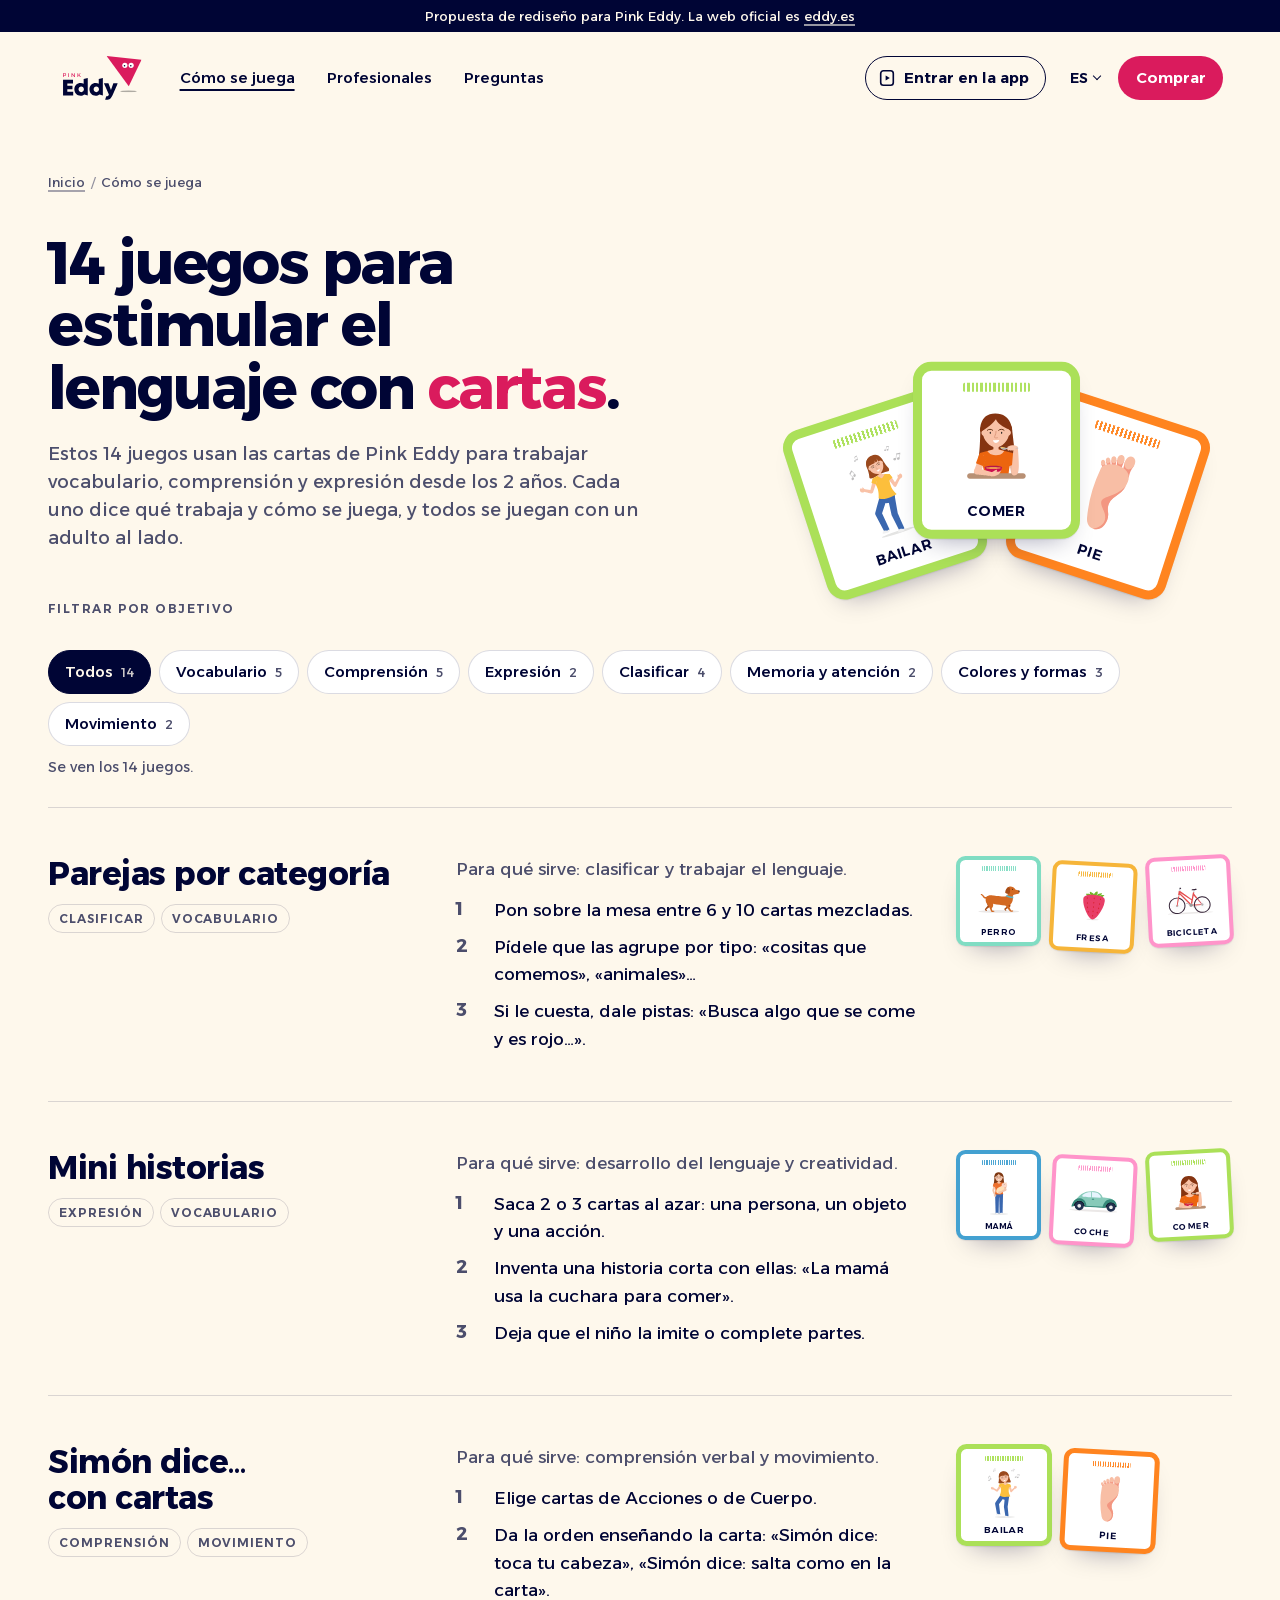
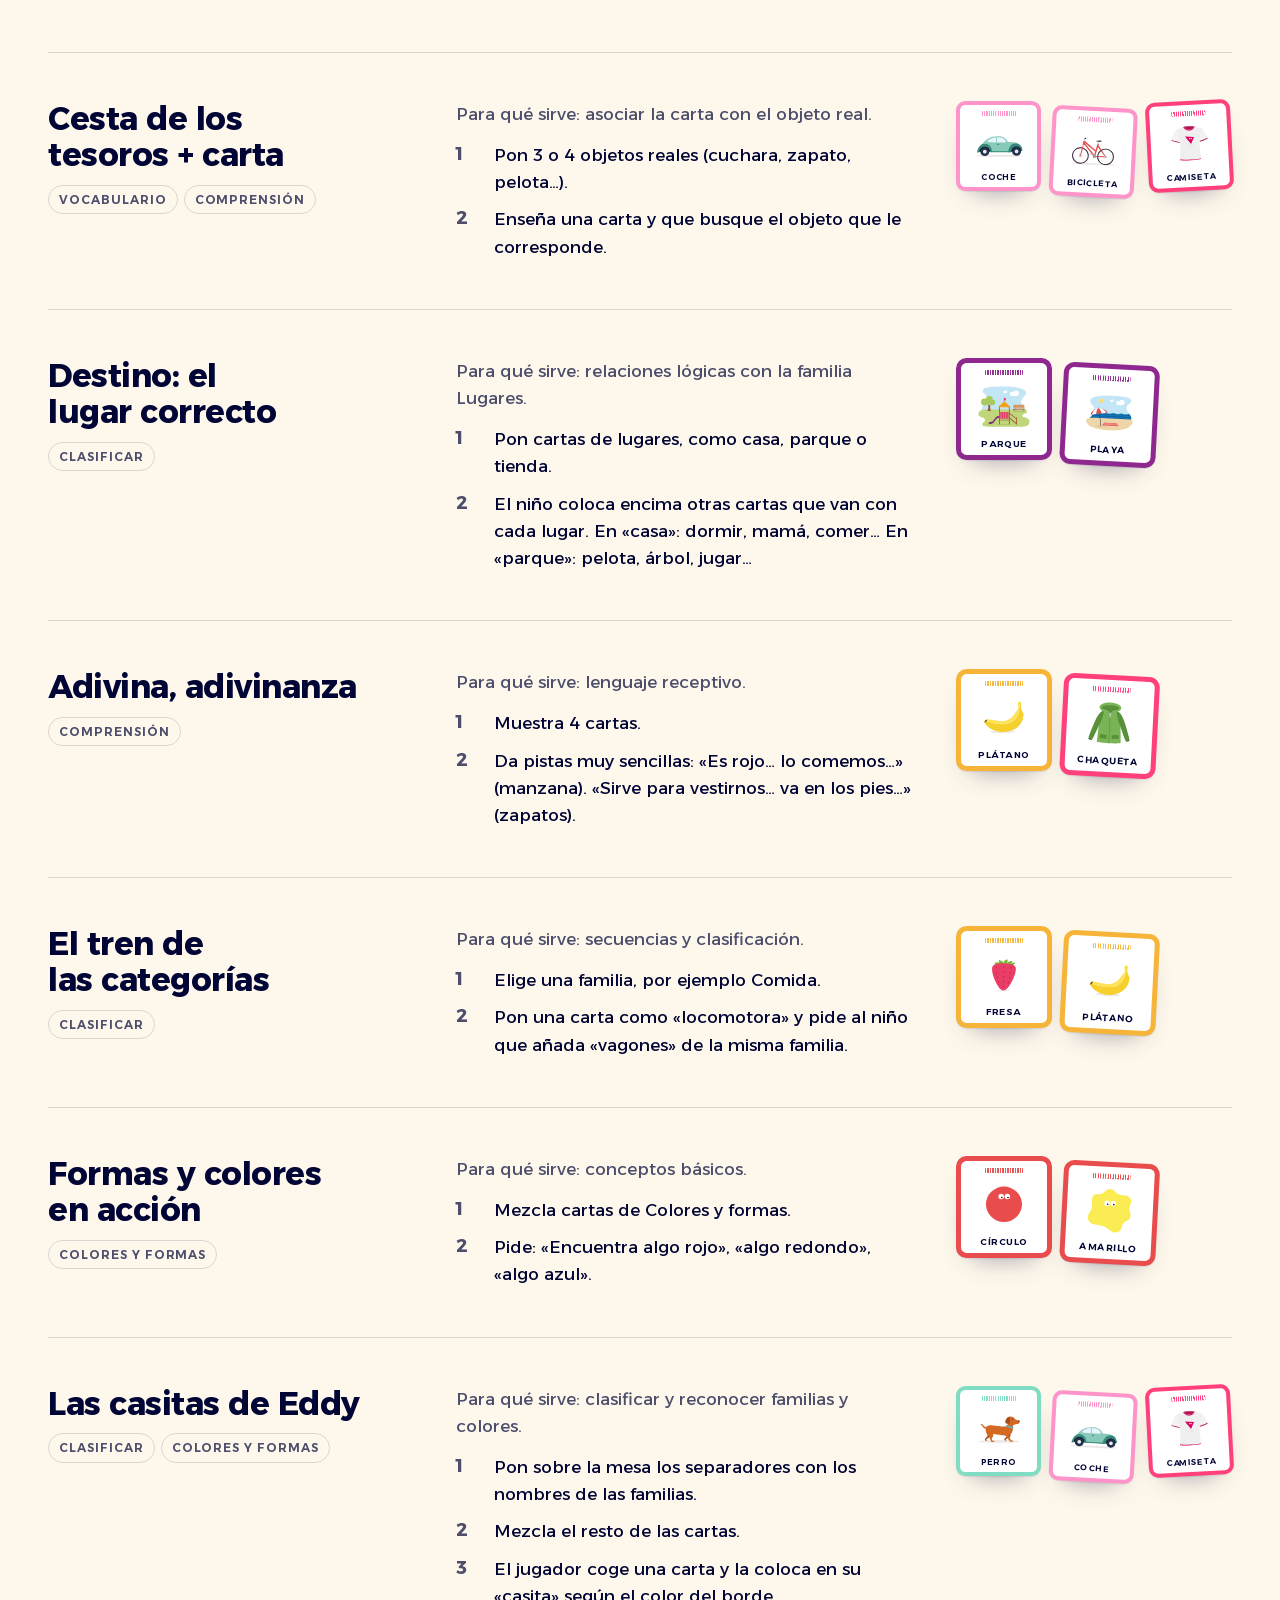
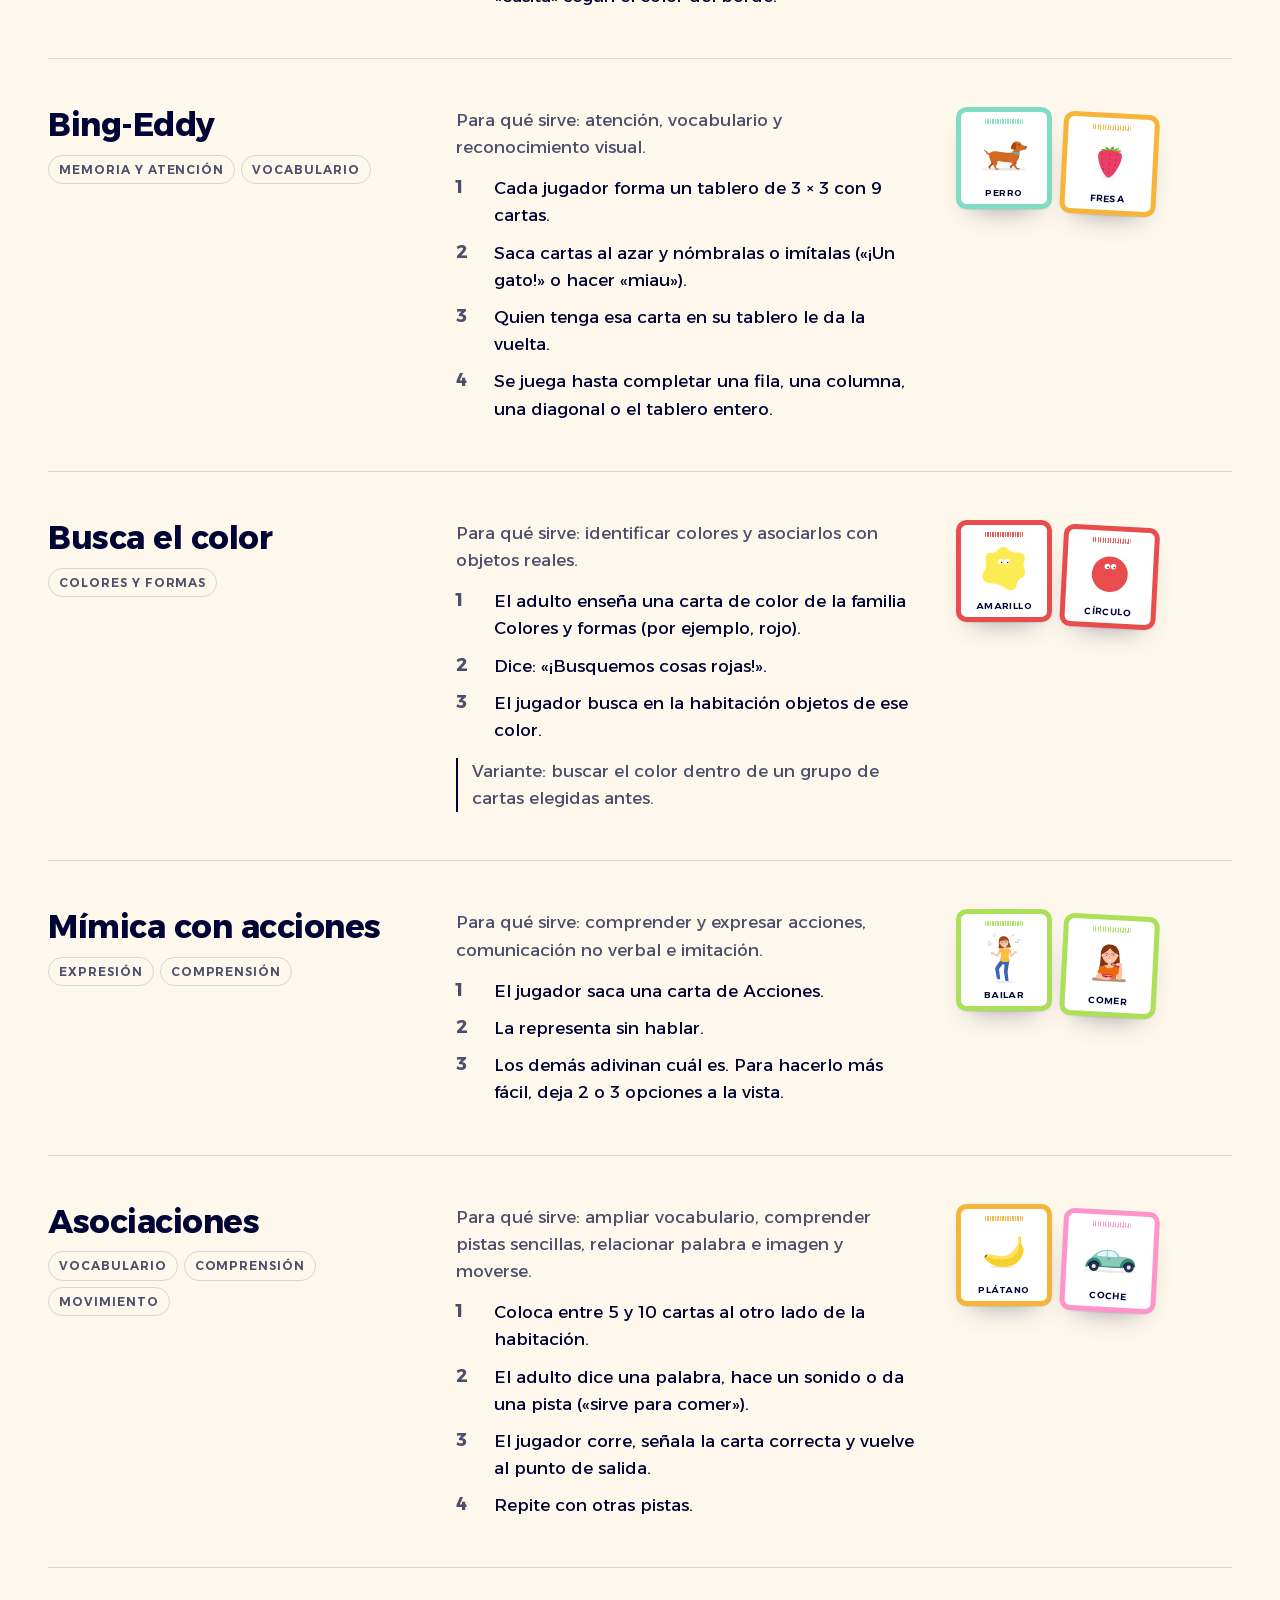
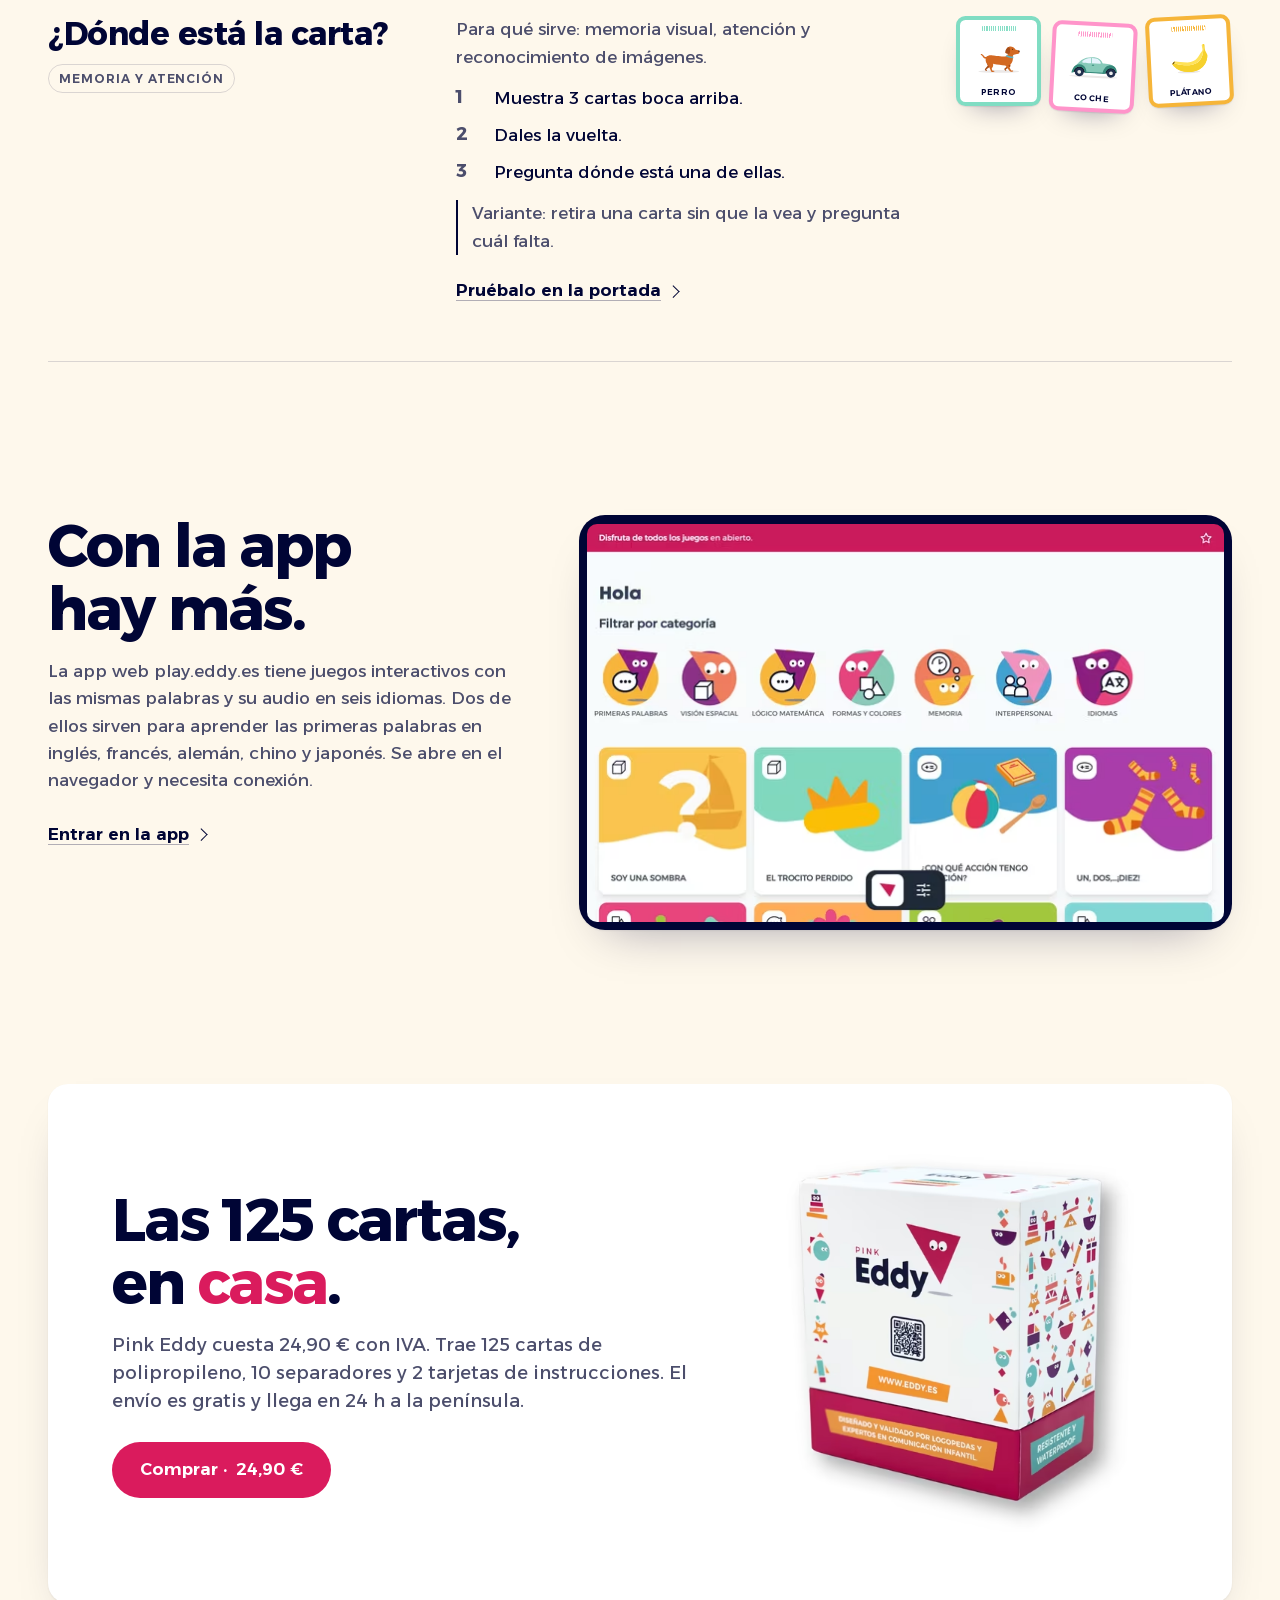
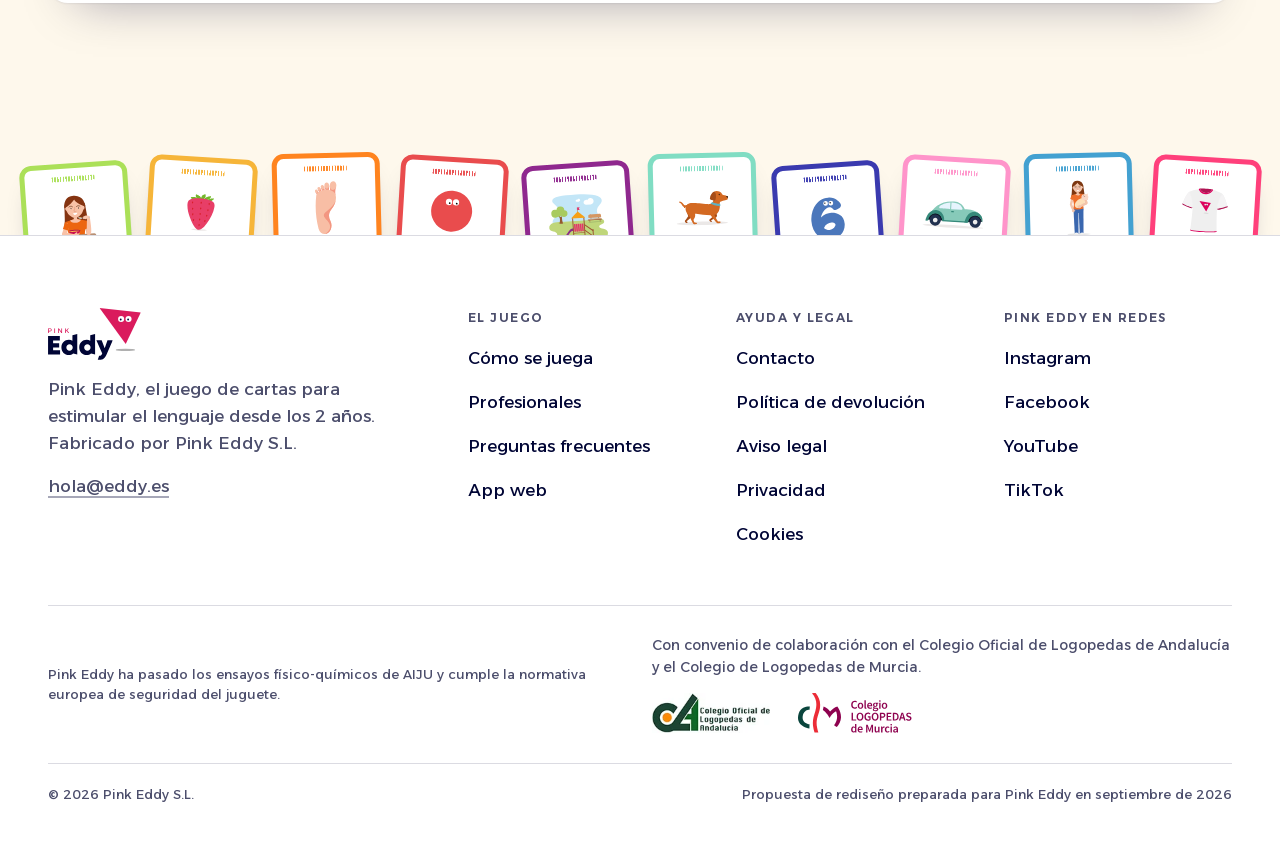
<file: juegos/index.html>
<!doctype html>
<html lang="es" class="demo">
<head>
<meta charset="utf-8">
<meta name="viewport" content="width=device-width, initial-scale=1">
<title>14 juegos para estimular el lenguaje con cartas | Pink Eddy</title>
<meta name="description" content="Juegos para estimular el lenguaje en niños desde los 2 años: objetivo y cómo se juega en cada uno. Con las cartas solas o con la app web de Pink Eddy.">
<!-- DEMO: quitar en producción (DEMO_MODE = False). La propuesta no debe indexarse mientras conviva con eddy.es -->
<meta name="robots" content="noindex, nofollow">
<link rel="canonical" href="https://www.eddy.es/juegos/">
<meta name="theme-color" content="#FEF8EC">
<meta name="color-scheme" content="light">
<link rel="icon" href="../favicon.svg" type="image/svg+xml">
<link rel="icon" href="../favicon-96.png" type="image/png" sizes="96x96">
<link rel="apple-touch-icon" href="../apple-touch-icon.png">
<link rel="manifest" href="../site.webmanifest">
<meta name="apple-mobile-web-app-title" content="Pink Eddy">
<meta property="og:type" content="website">
<meta property="og:site_name" content="Pink Eddy">
<meta property="og:locale" content="es_ES">
<meta property="og:title" content="14 juegos para estimular el lenguaje con cartas | Pink Eddy">
<meta property="og:description" content="Juegos para estimular el lenguaje en niños desde los 2 años: objetivo y cómo se juega en cada uno. Con las cartas solas o con la app web de Pink Eddy.">
<meta property="og:url" content="https://www.eddy.es/juegos/">
<!-- og:image apunta a la demo para que el enlace se vea al compartirlo. En producción: https://www.eddy.es/assets/img/og.jpg -->
<meta property="og:image" content="https://tubitas.github.io/eddy-propuesta/assets/img/og.jpg">
<meta property="og:image:width" content="1200">
<meta property="og:image:height" content="630">
<meta property="og:image:alt" content="Pink Eddy. Las primeras palabras se juegan. 125 cartas para estimular el lenguaje desde los 2 años">
<meta name="twitter:card" content="summary_large_image">
<meta name="twitter:title" content="14 juegos para estimular el lenguaje con cartas | Pink Eddy">
<meta name="twitter:description" content="Juegos para estimular el lenguaje en niños desde los 2 años: objetivo y cómo se juega en cada uno. Con las cartas solas o con la app web de Pink Eddy.">
<meta name="twitter:image" content="https://tubitas.github.io/eddy-propuesta/assets/img/og.jpg">
<link rel="preload" href="../assets/fonts/alexandria.woff2" as="font" type="font/woff2" crossorigin>
<link rel="stylesheet" href="../assets/css/eddy.css?v=20260930181343">
<script>document.documentElement.classList.add('js');setTimeout(function(){if(!window.__eddy)document.documentElement.classList.remove('js')},4000)</script>
<script src="../assets/js/eddy.js?v=20260930181343" defer></script>
<script type="application/ld+json">{"@context":"https://schema.org","@graph":[{"@type":"WebPage","@id":"https://www.eddy.es/juegos/#pagina","url":"https://www.eddy.es/juegos/","name":"14 juegos para estimular el lenguaje con cartas","inLanguage":"es","isPartOf":{"@id":"https://www.eddy.es/#web"},"about":{"@id":"https://www.eddy.es/#producto"}},{"@type":"BreadcrumbList","itemListElement":[{"@type":"ListItem","position":1,"name":"Inicio","item":"https://www.eddy.es/"},{"@type":"ListItem","position":2,"name":"Cómo se juega","item":"https://www.eddy.es/juegos/"}]},{"@type":"ItemList","name":"Juegos con las cartas de Pink Eddy","numberOfItems":14,"itemListElement":[{"@type":"ListItem","position":1,"item":{"@type":"HowTo","name":"Parejas por categoría","url":"https://www.eddy.es/juegos/#parejas-por-categoria","description":"Clasificar y trabajar el lenguaje.","step":[{"@type":"HowToStep","position":1,"text":"Pon sobre la mesa entre 6 y 10 cartas mezcladas."},{"@type":"HowToStep","position":2,"text":"Pídele que las agrupe por tipo: «cositas que comemos», «animales»…"},{"@type":"HowToStep","position":3,"text":"Si le cuesta, dale pistas: «Busca algo que se come y es rojo…»."}]}},{"@type":"ListItem","position":2,"item":{"@type":"HowTo","name":"Mini historias","url":"https://www.eddy.es/juegos/#mini-historias","description":"Desarrollo del lenguaje y creatividad.","step":[{"@type":"HowToStep","position":1,"text":"Saca 2 o 3 cartas al azar: una persona, un objeto y una acción."},{"@type":"HowToStep","position":2,"text":"Inventa una historia corta con ellas: «La mamá usa la cuchara para comer»."},{"@type":"HowToStep","position":3,"text":"Deja que el niño la imite o complete partes."}]}},{"@type":"ListItem","position":3,"item":{"@type":"HowTo","name":"Simón dice… con cartas","url":"https://www.eddy.es/juegos/#simon-dice","description":"Comprensión verbal y movimiento.","step":[{"@type":"HowToStep","position":1,"text":"Elige cartas de Acciones o de Cuerpo."},{"@type":"HowToStep","position":2,"text":"Da la orden enseñando la carta: «Simón dice: toca tu cabeza», «Simón dice: salta como en la carta»."}]}},{"@type":"ListItem","position":4,"item":{"@type":"HowTo","name":"Cesta de los tesoros + carta","url":"https://www.eddy.es/juegos/#cesta-de-los-tesoros","description":"Asociar la carta con el objeto real.","step":[{"@type":"HowToStep","position":1,"text":"Pon 3 o 4 objetos reales (cuchara, zapato, pelota…)."},{"@type":"HowToStep","position":2,"text":"Enseña una carta y que busque el objeto que le corresponde."}]}},{"@type":"ListItem","position":5,"item":{"@type":"HowTo","name":"Destino: el lugar correcto","url":"https://www.eddy.es/juegos/#destino-el-lugar-correcto","description":"Relaciones lógicas con la familia Lugares.","step":[{"@type":"HowToStep","position":1,"text":"Pon cartas de lugares, como casa, parque o tienda."},{"@type":"HowToStep","position":2,"text":"El niño coloca encima otras cartas que van con cada lugar. En «casa»: dormir, mamá, comer… En «parque»: pelota, árbol, jugar…"}]}},{"@type":"ListItem","position":6,"item":{"@type":"HowTo","name":"Adivina, adivinanza","url":"https://www.eddy.es/juegos/#adivina-adivinanza","description":"Lenguaje receptivo.","step":[{"@type":"HowToStep","position":1,"text":"Muestra 4 cartas."},{"@type":"HowToStep","position":2,"text":"Da pistas muy sencillas: «Es rojo… lo comemos…» (manzana). «Sirve para vestirnos… va en los pies…» (zapatos)."}]}},{"@type":"ListItem","position":7,"item":{"@type":"HowTo","name":"El tren de las categorías","url":"https://www.eddy.es/juegos/#el-tren-de-las-categorias","description":"Secuencias y clasificación.","step":[{"@type":"HowToStep","position":1,"text":"Elige una familia, por ejemplo Comida."},{"@type":"HowToStep","position":2,"text":"Pon una carta como «locomotora» y pide al niño que añada «vagones» de la misma familia."}]}},{"@type":"ListItem","position":8,"item":{"@type":"HowTo","name":"Formas y colores en acción","url":"https://www.eddy.es/juegos/#formas-y-colores-en-accion","description":"Conceptos básicos.","step":[{"@type":"HowToStep","position":1,"text":"Mezcla cartas de Colores y formas."},{"@type":"HowToStep","position":2,"text":"Pide: «Encuentra algo rojo», «algo redondo», «algo azul»."}]}},{"@type":"ListItem","position":9,"item":{"@type":"HowTo","name":"Las casitas de Eddy","url":"https://www.eddy.es/juegos/#las-casitas-de-eddy","description":"Clasificar y reconocer familias y colores.","step":[{"@type":"HowToStep","position":1,"text":"Pon sobre la mesa los separadores con los nombres de las familias."},{"@type":"HowToStep","position":2,"text":"Mezcla el resto de las cartas."},{"@type":"HowToStep","position":3,"text":"El jugador coge una carta y la coloca en su «casita» según el color del borde."}]}},{"@type":"ListItem","position":10,"item":{"@type":"HowTo","name":"Bing-Eddy","url":"https://www.eddy.es/juegos/#bing-eddy","description":"Atención, vocabulario y reconocimiento visual.","step":[{"@type":"HowToStep","position":1,"text":"Cada jugador forma un tablero de 3 × 3 con 9 cartas."},{"@type":"HowToStep","position":2,"text":"Saca cartas al azar y nómbralas o imítalas («¡Un gato!» o hacer «miau»)."},{"@type":"HowToStep","position":3,"text":"Quien tenga esa carta en su tablero le da la vuelta."},{"@type":"HowToStep","position":4,"text":"Se juega hasta completar una fila, una columna, una diagonal o el tablero entero."}]}},{"@type":"ListItem","position":11,"item":{"@type":"HowTo","name":"Busca el color","url":"https://www.eddy.es/juegos/#busca-el-color","description":"Identificar colores y asociarlos con objetos reales.","step":[{"@type":"HowToStep","position":1,"text":"El adulto enseña una carta de color de la familia Colores y formas (por ejemplo, rojo)."},{"@type":"HowToStep","position":2,"text":"Dice: «¡Busquemos cosas rojas!»."},{"@type":"HowToStep","position":3,"text":"El jugador busca en la habitación objetos de ese color."},{"@type":"HowToStep","position":4,"name":"Variante","text":"Buscar el color dentro de un grupo de cartas elegidas antes."}]}},{"@type":"ListItem","position":12,"item":{"@type":"HowTo","name":"Mímica con acciones","url":"https://www.eddy.es/juegos/#mimica-con-acciones","description":"Comprender y expresar acciones, comunicación no verbal e imitación.","step":[{"@type":"HowToStep","position":1,"text":"El jugador saca una carta de Acciones."},{"@type":"HowToStep","position":2,"text":"La representa sin hablar."},{"@type":"HowToStep","position":3,"text":"Los demás adivinan cuál es. Para hacerlo más fácil, deja 2 o 3 opciones a la vista."}]}},{"@type":"ListItem","position":13,"item":{"@type":"HowTo","name":"Asociaciones","url":"https://www.eddy.es/juegos/#asociaciones","description":"Ampliar vocabulario, comprender pistas sencillas, relacionar palabra e imagen y moverse.","step":[{"@type":"HowToStep","position":1,"text":"Coloca entre 5 y 10 cartas al otro lado de la habitación."},{"@type":"HowToStep","position":2,"text":"El adulto dice una palabra, hace un sonido o da una pista («sirve para comer»)."},{"@type":"HowToStep","position":3,"text":"El jugador corre, señala la carta correcta y vuelve al punto de salida."},{"@type":"HowToStep","position":4,"text":"Repite con otras pistas."}]}},{"@type":"ListItem","position":14,"item":{"@type":"HowTo","name":"¿Dónde está la carta?","url":"https://www.eddy.es/juegos/#donde-esta-la-carta","description":"Memoria visual, atención y reconocimiento de imágenes.","step":[{"@type":"HowToStep","position":1,"text":"Muestra 3 cartas boca arriba."},{"@type":"HowToStep","position":2,"text":"Dales la vuelta."},{"@type":"HowToStep","position":3,"text":"Pregunta dónde está una de ellas."},{"@type":"HowToStep","position":4,"name":"Variante","text":"Retira una carta sin que la vea y pregunta cuál falta."}]}}]}]}</script>
</head>
<body data-precio-eur="24.90" data-demo>
<a class="salto" href="#contenido">Saltar al contenido</a>
<header class="cab" data-cab>
  <p class="cinta">Propuesta de rediseño<span class="cinta__larga"> para Pink Eddy</span>. La web oficial es <a href="https://www.eddy.es/">eddy.es</a></p>
  <div class="cab__caps">
    <a class="cab__logo" href="../" aria-label="Pink Eddy, inicio"><svg xmlns="http://www.w3.org/2000/svg" viewBox="0 0 175.33 98" width="175" height="98" aria-hidden="true" focusable="false"><svg x="0" y="38" width="122.33" height="60" viewBox="0 0 418 205"><g fill="none" transform="translate(.32 .79)"><g fill="#000535"><path d="m77.56 140.97h-44.93v-17.81h39.07v-26.88h-39.07v-17.51h43.49v-28.33h-76.11v118.95h77.55z"/><path d="m157.24 80.99c-6.58-4.08-14.33-6.37-22.8-6.37-28.16 0-48.21 20.37-48.21 48.89s20.06 48.98 48.21 48.98c10.69 0 20.21-3.64 27.68-9.92l26.37 6.81v-132.29l-31.25 7.16v36.75zm-18.57 63.52c-11.84 0-20.54-9.02-20.54-21s8.7-21 20.54-21 20.54 9.02 20.54 21-8.7 21-20.54 21z"/><path d="m272.28 80.99c-6.58-4.08-14.33-6.37-22.8-6.37-28.16 0-48.21 20.37-48.21 48.89s20.06 48.98 48.21 48.98c10.69 0 20.21-3.64 27.68-9.92l26.37 6.81v-132.29l-31.25 7.16v36.75zm-18.57 63.52c-11.84 0-20.54-9.02-20.54-21s8.7-21 20.54-21 20.54 9.02 20.54 21-8.7 21-20.54 21z"/><path d="m365.49 128.18-19.47-50.55h-34.35l37.92 84.18c-4.28 11.42-7.93 14.57-20.02 14.57l-8.69 27.16h10.82c23.69 0 35.06-10.15 47.43-38.23l38.46-87.68h-33.96l-18.15 50.55z"/></g><g fill="#da1b5d"><path d="m20.42 2.64c-2.04-1.76-4.92-2.64-8.64-2.64h-11.78v29.56h4.98v-8.99h6.8c3.72 0 6.59-.92 8.64-2.77 2.04-1.84 3.06-4.43 3.06-7.75s-1.02-5.65-3.06-7.41zm-3.56 12.16c-1.24 1-3 1.5-5.28 1.5h-6.59v-12.03h6.59c2.28 0 4.04.49 5.28 1.46s1.86 2.46 1.86 4.45-.62 3.63-1.86 4.62z"/><path d="m40.25 0h4.98v29.56h-4.98z"/><path d="m85.56 21.7-15.84-21.7h-4.9v29.56h4.99v-21.6l15.75 21.6h4.9v-29.56h-4.9z"/><path d="m135.05 0h-5.87l-14.11 15.88v-15.88h-4.98v29.56h4.98v-7.65l5.04-5.52 9.7 13.17h6l-12.27-16.94z"/></g></g></svg><svg x="97.33" y="0" width="78" height="81" viewBox="0 0 156 162"><g transform="translate(-152.45)"><path d="M251.33,135.32,308.24,16.41,152.45,0Z" fill="#DA1B5D"/><ellipse cx="36.8" cy="4.09" rx="36.8" ry="4.09" transform="translate(213.42 153.91)" fill="#000" fill-opacity=".31"/></g></svg><g><circle cx="138.08" cy="20.75" r="5.75" fill="#fff"/><circle cx="152.08" cy="20.75" r="5.75" fill="#fff"/><circle cx="137.3" cy="21.6" r="1.75" fill="#000535"/><circle cx="151.3" cy="21.6" r="1.75" fill="#000535"/></g></svg></a>
    <nav class="cab__nav" aria-label="Principal"><ul><li><a href="../juegos/" aria-current="page">Cómo se juega</a></li><li><a href="../profesionales/">Profesionales</a></li><li><a href="../preguntas-frecuentes/">Preguntas</a></li></ul></nav>
    <div class="cab__acc">
      <a class="cab__app" href="https://play.eddy.es/"><svg class="cab__app-ico" viewBox="0 0 20 20" width="18" height="18" aria-hidden="true"><rect x="3" y="2" width="14" height="16" rx="3" fill="none" stroke="currentColor" stroke-width="1.8"/><path d="M8.5 7.2v5.6l4.6-2.8z" fill="currentColor"/></svg>Entrar en la app</a>
      <details class="idioma"><summary aria-label="Idioma: español. Cambiar idioma">ES</summary><ul><li><a href="https://www.eddy.es/" hreflang="es" lang="es" aria-current="true">Español<span>ES</span></a></li><li><a href="https://www.eddy.es/en/" hreflang="en" lang="en">English<span>EN</span></a></li><li><a href="https://www.eddy.es/fr/" hreflang="fr" lang="fr">Français<span>FR</span></a></li><li><a href="https://www.eddy.es/de/" hreflang="de" lang="de">Deutsch<span>DE</span></a></li><li><a href="https://www.eddy.es/zh/" hreflang="zh" lang="zh">简体中文<span>ZH</span></a></li><li><a href="https://www.eddy.es/ja/" hreflang="ja" lang="ja">日本語<span>JA</span></a></li><li class="idioma__nota">Las otras versiones son las de eddy.es hoy.</li></ul></details>
      <a class="btn btn--rosa btn--s cab__comprar" href="../#comprar" data-comprar-cab>Comprar</a>
      <a class="cab__menu cab__menu--sinjs" href="#pie">Menú</a>
      <button class="cab__menu" type="button" aria-expanded="false" aria-controls="menu-movil" data-menu-btn><span>Menú</span></button>
    </div>
  </div>
  <div class="menu" id="menu-movil" hidden>
    <nav aria-label="Menú del móvil">
      <ul class="menu__lista"><li><a href="../juegos/">Cómo se juega</a></li><li><a href="../profesionales/">Profesionales</a></li><li><a href="../preguntas-frecuentes/">Preguntas</a></li><li><a href="../#comprar">Comprar</a></li></ul>
      <div class="menu__pie">
        <a class="enlace" href="https://play.eddy.es/">Entrar en la app</a>
        <div><span class="micro micro--noche">Idioma</span><ul class="menu__idiomas" style="margin-top:10px"><li><a href="https://www.eddy.es/" hreflang="es" lang="es">Español</a></li><li><a href="https://www.eddy.es/en/" hreflang="en" lang="en">English</a></li><li><a href="https://www.eddy.es/fr/" hreflang="fr" lang="fr">Français</a></li><li><a href="https://www.eddy.es/de/" hreflang="de" lang="de">Deutsch</a></li><li><a href="https://www.eddy.es/zh/" hreflang="zh" lang="zh">简体中文</a></li><li><a href="https://www.eddy.es/ja/" hreflang="ja" lang="ja">日本語</a></li></ul></div>
      </div>
    </nav>
  </div>
</header>
<main id="contenido">
  <section class="pag-cab" data-heroe aria-labelledby="titulo">
    <div class="contenedor">
      <nav class="migas" aria-label="Estás en"><ol><li><a href="../">Inicio</a></li><li aria-current="page">Cómo se juega</li></ol></nav>
      <div class="pag-cab__rejilla">
        <div>
          <h1 class="h2" id="titulo">14 juegos para estimular el lenguaje con <em>cartas</em>.</h1>
          <p class="lead">Estos 14 juegos usan las cartas de Pink Eddy para trabajar vocabulario, comprensión y expresión desde los 2 años. Cada uno dice qué trabaja y cómo se juega, y todos se juegan con un adulto al lado.</p>
        </div>
        <ul class="abanico sin-lista" aria-hidden="true"><li><div class="carta" style="--c:#ABE058"><div class="carta__cara"><img src="../assets/cartas/001-bailar.svg" width="191" height="157" alt="" decoding="async"><span class="carta__nombre">Bailar</span></div></div></li><li><div class="carta" style="--c:#ABE058"><div class="carta__cara"><img src="../assets/cartas/003-comer.svg" width="191" height="157" alt="" decoding="async"><span class="carta__nombre">Comer</span></div></div></li><li><div class="carta" style="--c:#FF841F"><div class="carta__cara"><img src="../assets/cartas/040-pie.svg" width="191" height="157" alt="" decoding="async"><span class="carta__nombre">Pie</span></div></div></li></ul>
      </div>
      <div class="filtros-wrap">
        <span class="micro micro--noche" id="filtro-t">Filtrar por objetivo</span>
        <ul class="filtros" aria-labelledby="filtro-t"><li><button class="filtro" type="button" data-filtro="todos" aria-pressed="true">Todos <span>14</span></button></li><li><button class="filtro" type="button" data-filtro="vocabulario" aria-pressed="false">Vocabulario <span>5</span></button></li><li><button class="filtro" type="button" data-filtro="comprension" aria-pressed="false">Comprensión <span>5</span></button></li><li><button class="filtro" type="button" data-filtro="expresion" aria-pressed="false">Expresión <span>2</span></button></li><li><button class="filtro" type="button" data-filtro="clasificar" aria-pressed="false">Clasificar <span>4</span></button></li><li><button class="filtro" type="button" data-filtro="memoria" aria-pressed="false">Memoria y atención <span>2</span></button></li><li><button class="filtro" type="button" data-filtro="conceptos" aria-pressed="false">Colores y formas <span>3</span></button></li><li><button class="filtro" type="button" data-filtro="movimiento" aria-pressed="false">Movimiento <span>2</span></button></li></ul>
        <p class="filtros__estado" data-filtro-estado role="status">Se ven los 14 juegos.</p>
      </div>
      <ol class="juegos sin-lista" id="masjuegos"><li class="juego-fila" id="parejas-por-categoria" data-objetivos="clasificar vocabulario" data-reveal>
  <div class="juego-fila__cab"><h2 class="h3">Parejas por categoría</h2><ul class="etiquetas" aria-label="Qué trabaja"><li>Clasificar</li><li>Vocabulario</li></ul></div>
  <div><p class="juego-fila__obj">Para qué sirve: clasificar y trabajar el lenguaje.</p><ol class="pasos" style="margin-top:14px" aria-label="Cómo se juega"><li>Pon sobre la mesa entre 6 y 10 cartas mezcladas.</li><li>Pídele que las agrupe por tipo: «cositas que comemos», «animales»…</li><li>Si le cuesta, dale pistas: «Busca algo que se come y es rojo…».</li></ol></div>
  <ul class="minis" aria-hidden="true"><li><div class="carta carta--mini" style="--c:#80DDC3"><div class="carta__cara"><img src="../assets/cartas/069-perro.svg" width="191" height="157" alt="" loading="lazy" decoding="async"><span class="carta__nombre">Perro</span></div></div></li><li><div class="carta carta--mini" style="--c:#F6B539"><div class="carta__cara"><img src="../assets/cartas/016-fresa.svg" width="191" height="157" alt="" loading="lazy" decoding="async"><span class="carta__nombre">Fresa</span></div></div></li><li><div class="carta carta--mini" style="--c:#FF94CA"><div class="carta__cara"><img src="../assets/cartas/087-bicicleta.svg" width="191" height="157" alt="" loading="lazy" decoding="async"><span class="carta__nombre">Bicicleta</span></div></div></li></ul>
</li><li class="juego-fila" id="mini-historias" data-objetivos="expresion vocabulario" data-reveal>
  <div class="juego-fila__cab"><h2 class="h3">Mini historias</h2><ul class="etiquetas" aria-label="Qué trabaja"><li>Expresión</li><li>Vocabulario</li></ul></div>
  <div><p class="juego-fila__obj">Para qué sirve: desarrollo del lenguaje y creatividad.</p><ol class="pasos" style="margin-top:14px" aria-label="Cómo se juega"><li>Saca 2 o 3 cartas al azar: una persona, un objeto y una acción.</li><li>Inventa una historia corta con ellas: «La mamá usa la cuchara para comer».</li><li>Deja que el niño la imite o complete partes.</li></ol></div>
  <ul class="minis" aria-hidden="true"><li><div class="carta carta--mini" style="--c:#43A1D1"><div class="carta__cara"><img src="../assets/cartas/109-mama.svg" width="191" height="157" alt="" loading="lazy" decoding="async"><span class="carta__nombre">Mamá</span></div></div></li><li><div class="carta carta--mini" style="--c:#FF94CA"><div class="carta__cara"><img src="../assets/cartas/089-coche.svg" width="191" height="157" alt="" loading="lazy" decoding="async"><span class="carta__nombre">Coche</span></div></div></li><li><div class="carta carta--mini" style="--c:#ABE058"><div class="carta__cara"><img src="../assets/cartas/003-comer.svg" width="191" height="157" alt="" loading="lazy" decoding="async"><span class="carta__nombre">Comer</span></div></div></li></ul>
</li><li class="juego-fila" id="simon-dice" data-objetivos="comprension movimiento" data-reveal>
  <div class="juego-fila__cab"><h2 class="h3">Simón dice… con cartas</h2><ul class="etiquetas" aria-label="Qué trabaja"><li>Comprensión</li><li>Movimiento</li></ul></div>
  <div><p class="juego-fila__obj">Para qué sirve: comprensión verbal y movimiento.</p><ol class="pasos" style="margin-top:14px" aria-label="Cómo se juega"><li>Elige cartas de Acciones o de Cuerpo.</li><li>Da la orden enseñando la carta: «Simón dice: toca tu cabeza», «Simón dice: salta como en la carta».</li></ol></div>
  <ul class="minis" aria-hidden="true"><li><div class="carta carta--mini" style="--c:#ABE058"><div class="carta__cara"><img src="../assets/cartas/001-bailar.svg" width="191" height="157" alt="" loading="lazy" decoding="async"><span class="carta__nombre">Bailar</span></div></div></li><li><div class="carta carta--mini" style="--c:#FF841F"><div class="carta__cara"><img src="../assets/cartas/040-pie.svg" width="191" height="157" alt="" loading="lazy" decoding="async"><span class="carta__nombre">Pie</span></div></div></li></ul>
</li><li class="juego-fila" id="cesta-de-los-tesoros" data-objetivos="vocabulario comprension" data-reveal>
  <div class="juego-fila__cab"><h2 class="h3">Cesta de los tesoros + carta</h2><ul class="etiquetas" aria-label="Qué trabaja"><li>Vocabulario</li><li>Comprensión</li></ul></div>
  <div><p class="juego-fila__obj">Para qué sirve: asociar la carta con el objeto real.</p><ol class="pasos" style="margin-top:14px" aria-label="Cómo se juega"><li>Pon 3 o 4 objetos reales (cuchara, zapato, pelota…).</li><li>Enseña una carta y que busque el objeto que le corresponde.</li></ol></div>
  <ul class="minis" aria-hidden="true"><li><div class="carta carta--mini" style="--c:#FF94CA"><div class="carta__cara"><img src="../assets/cartas/089-coche.svg" width="191" height="157" alt="" loading="lazy" decoding="async"><span class="carta__nombre">Coche</span></div></div></li><li><div class="carta carta--mini" style="--c:#FF94CA"><div class="carta__cara"><img src="../assets/cartas/087-bicicleta.svg" width="191" height="157" alt="" loading="lazy" decoding="async"><span class="carta__nombre">Bicicleta</span></div></div></li><li><div class="carta carta--mini" style="--c:#FF407B"><div class="carta__cara"><img src="../assets/cartas/117-camiseta.svg" width="191" height="157" alt="" loading="lazy" decoding="async"><span class="carta__nombre">Camiseta</span></div></div></li></ul>
</li><li class="juego-fila" id="destino-el-lugar-correcto" data-objetivos="clasificar" data-reveal>
  <div class="juego-fila__cab"><h2 class="h3">Destino: el lugar correcto</h2><ul class="etiquetas" aria-label="Qué trabaja"><li>Clasificar</li></ul></div>
  <div><p class="juego-fila__obj">Para qué sirve: relaciones lógicas con la familia Lugares.</p><ol class="pasos" style="margin-top:14px" aria-label="Cómo se juega"><li>Pon cartas de lugares, como casa, parque o tienda.</li><li>El niño coloca encima otras cartas que van con cada lugar. En «casa»: dormir, mamá, comer… En «parque»: pelota, árbol, jugar…</li></ol></div>
  <ul class="minis" aria-hidden="true"><li><div class="carta carta--mini" style="--c:#8F288E"><div class="carta__cara"><img src="../assets/cartas/054-parque.svg" width="191" height="157" alt="" loading="lazy" decoding="async"><span class="carta__nombre">Parque</span></div></div></li><li><div class="carta carta--mini" style="--c:#8F288E"><div class="carta__cara"><img src="../assets/cartas/055-playa.svg" width="191" height="157" alt="" loading="lazy" decoding="async"><span class="carta__nombre">Playa</span></div></div></li></ul>
</li><li class="juego-fila" id="adivina-adivinanza" data-objetivos="comprension" data-reveal>
  <div class="juego-fila__cab"><h2 class="h3">Adivina, adivinanza</h2><ul class="etiquetas" aria-label="Qué trabaja"><li>Comprensión</li></ul></div>
  <div><p class="juego-fila__obj">Para qué sirve: lenguaje receptivo.</p><ol class="pasos" style="margin-top:14px" aria-label="Cómo se juega"><li>Muestra 4 cartas.</li><li>Da pistas muy sencillas: «Es rojo… lo comemos…» (manzana). «Sirve para vestirnos… va en los pies…» (zapatos).</li></ol></div>
  <ul class="minis" aria-hidden="true"><li><div class="carta carta--mini" style="--c:#F6B539"><div class="carta__cara"><img src="../assets/cartas/025-platano.svg" width="191" height="157" alt="" loading="lazy" decoding="async"><span class="carta__nombre">Plátano</span></div></div></li><li><div class="carta carta--mini" style="--c:#FF407B"><div class="carta__cara"><img src="../assets/cartas/118-chaqueta.svg" width="191" height="157" alt="" loading="lazy" decoding="async"><span class="carta__nombre">Chaqueta</span></div></div></li></ul>
</li><li class="juego-fila" id="el-tren-de-las-categorias" data-objetivos="clasificar" data-reveal>
  <div class="juego-fila__cab"><h2 class="h3">El tren de las categorías</h2><ul class="etiquetas" aria-label="Qué trabaja"><li>Clasificar</li></ul></div>
  <div><p class="juego-fila__obj">Para qué sirve: secuencias y clasificación.</p><ol class="pasos" style="margin-top:14px" aria-label="Cómo se juega"><li>Elige una familia, por ejemplo Comida.</li><li>Pon una carta como «locomotora» y pide al niño que añada «vagones» de la misma familia.</li></ol></div>
  <ul class="minis" aria-hidden="true"><li><div class="carta carta--mini" style="--c:#F6B539"><div class="carta__cara"><img src="../assets/cartas/016-fresa.svg" width="191" height="157" alt="" loading="lazy" decoding="async"><span class="carta__nombre">Fresa</span></div></div></li><li><div class="carta carta--mini" style="--c:#F6B539"><div class="carta__cara"><img src="../assets/cartas/025-platano.svg" width="191" height="157" alt="" loading="lazy" decoding="async"><span class="carta__nombre">Plátano</span></div></div></li></ul>
</li><li class="juego-fila" id="formas-y-colores-en-accion" data-objetivos="conceptos" data-reveal>
  <div class="juego-fila__cab"><h2 class="h3">Formas y colores en acción</h2><ul class="etiquetas" aria-label="Qué trabaja"><li>Colores y formas</li></ul></div>
  <div><p class="juego-fila__obj">Para qué sirve: conceptos básicos.</p><ol class="pasos" style="margin-top:14px" aria-label="Cómo se juega"><li>Mezcla cartas de Colores y formas.</li><li>Pide: «Encuentra algo rojo», «algo redondo», «algo azul».</li></ol></div>
  <ul class="minis" aria-hidden="true"><li><div class="carta carta--mini" style="--c:#E94C4D"><div class="carta__cara"><img src="../assets/cartas/044-circulo.svg" width="191" height="157" alt="" loading="lazy" decoding="async"><span class="carta__nombre">Círculo</span></div></div></li><li><div class="carta carta--mini" style="--c:#E94C4D"><div class="carta__cara"><img src="../assets/cartas/041-amarillo.svg" width="191" height="157" alt="" loading="lazy" decoding="async"><span class="carta__nombre">Amarillo</span></div></div></li></ul>
</li><li class="juego-fila" id="las-casitas-de-eddy" data-objetivos="clasificar conceptos" data-reveal>
  <div class="juego-fila__cab"><h2 class="h3">Las casitas de Eddy</h2><ul class="etiquetas" aria-label="Qué trabaja"><li>Clasificar</li><li>Colores y formas</li></ul></div>
  <div><p class="juego-fila__obj">Para qué sirve: clasificar y reconocer familias y colores.</p><ol class="pasos" style="margin-top:14px" aria-label="Cómo se juega"><li>Pon sobre la mesa los separadores con los nombres de las familias.</li><li>Mezcla el resto de las cartas.</li><li>El jugador coge una carta y la coloca en su «casita» según el color del borde.</li></ol></div>
  <ul class="minis" aria-hidden="true"><li><div class="carta carta--mini" style="--c:#80DDC3"><div class="carta__cara"><img src="../assets/cartas/069-perro.svg" width="191" height="157" alt="" loading="lazy" decoding="async"><span class="carta__nombre">Perro</span></div></div></li><li><div class="carta carta--mini" style="--c:#FF94CA"><div class="carta__cara"><img src="../assets/cartas/089-coche.svg" width="191" height="157" alt="" loading="lazy" decoding="async"><span class="carta__nombre">Coche</span></div></div></li><li><div class="carta carta--mini" style="--c:#FF407B"><div class="carta__cara"><img src="../assets/cartas/117-camiseta.svg" width="191" height="157" alt="" loading="lazy" decoding="async"><span class="carta__nombre">Camiseta</span></div></div></li></ul>
</li><li class="juego-fila" id="bing-eddy" data-objetivos="memoria vocabulario" data-reveal>
  <div class="juego-fila__cab"><h2 class="h3">Bing-Eddy</h2><ul class="etiquetas" aria-label="Qué trabaja"><li>Memoria y atención</li><li>Vocabulario</li></ul></div>
  <div><p class="juego-fila__obj">Para qué sirve: atención, vocabulario y reconocimiento visual.</p><ol class="pasos" style="margin-top:14px" aria-label="Cómo se juega"><li>Cada jugador forma un tablero de 3 × 3 con 9 cartas.</li><li>Saca cartas al azar y nómbralas o imítalas («¡Un gato!» o hacer «miau»).</li><li>Quien tenga esa carta en su tablero le da la vuelta.</li><li>Se juega hasta completar una fila, una columna, una diagonal o el tablero entero.</li></ol></div>
  <ul class="minis" aria-hidden="true"><li><div class="carta carta--mini" style="--c:#80DDC3"><div class="carta__cara"><img src="../assets/cartas/069-perro.svg" width="191" height="157" alt="" loading="lazy" decoding="async"><span class="carta__nombre">Perro</span></div></div></li><li><div class="carta carta--mini" style="--c:#F6B539"><div class="carta__cara"><img src="../assets/cartas/016-fresa.svg" width="191" height="157" alt="" loading="lazy" decoding="async"><span class="carta__nombre">Fresa</span></div></div></li></ul>
</li><li class="juego-fila" id="busca-el-color" data-objetivos="conceptos" data-reveal>
  <div class="juego-fila__cab"><h2 class="h3">Busca el color</h2><ul class="etiquetas" aria-label="Qué trabaja"><li>Colores y formas</li></ul></div>
  <div><p class="juego-fila__obj">Para qué sirve: identificar colores y asociarlos con objetos reales.</p><ol class="pasos" style="margin-top:14px" aria-label="Cómo se juega"><li>El adulto enseña una carta de color de la familia Colores y formas (por ejemplo, rojo).</li><li>Dice: «¡Busquemos cosas rojas!».</li><li>El jugador busca en la habitación objetos de ese color.</li></ol><p class="variante">Variante: buscar el color dentro de un grupo de cartas elegidas antes.</p></div>
  <ul class="minis" aria-hidden="true"><li><div class="carta carta--mini" style="--c:#E94C4D"><div class="carta__cara"><img src="../assets/cartas/041-amarillo.svg" width="191" height="157" alt="" loading="lazy" decoding="async"><span class="carta__nombre">Amarillo</span></div></div></li><li><div class="carta carta--mini" style="--c:#E94C4D"><div class="carta__cara"><img src="../assets/cartas/044-circulo.svg" width="191" height="157" alt="" loading="lazy" decoding="async"><span class="carta__nombre">Círculo</span></div></div></li></ul>
</li><li class="juego-fila" id="mimica-con-acciones" data-objetivos="expresion comprension" data-reveal>
  <div class="juego-fila__cab"><h2 class="h3">Mímica con acciones</h2><ul class="etiquetas" aria-label="Qué trabaja"><li>Expresión</li><li>Comprensión</li></ul></div>
  <div><p class="juego-fila__obj">Para qué sirve: comprender y expresar acciones, comunicación no verbal e imitación.</p><ol class="pasos" style="margin-top:14px" aria-label="Cómo se juega"><li>El jugador saca una carta de Acciones.</li><li>La representa sin hablar.</li><li>Los demás adivinan cuál es. Para hacerlo más fácil, deja 2 o 3 opciones a la vista.</li></ol></div>
  <ul class="minis" aria-hidden="true"><li><div class="carta carta--mini" style="--c:#ABE058"><div class="carta__cara"><img src="../assets/cartas/001-bailar.svg" width="191" height="157" alt="" loading="lazy" decoding="async"><span class="carta__nombre">Bailar</span></div></div></li><li><div class="carta carta--mini" style="--c:#ABE058"><div class="carta__cara"><img src="../assets/cartas/003-comer.svg" width="191" height="157" alt="" loading="lazy" decoding="async"><span class="carta__nombre">Comer</span></div></div></li></ul>
</li><li class="juego-fila" id="asociaciones" data-objetivos="vocabulario comprension movimiento" data-reveal>
  <div class="juego-fila__cab"><h2 class="h3">Asociaciones</h2><ul class="etiquetas" aria-label="Qué trabaja"><li>Vocabulario</li><li>Comprensión</li><li>Movimiento</li></ul></div>
  <div><p class="juego-fila__obj">Para qué sirve: ampliar vocabulario, comprender pistas sencillas, relacionar palabra e imagen y moverse.</p><ol class="pasos" style="margin-top:14px" aria-label="Cómo se juega"><li>Coloca entre 5 y 10 cartas al otro lado de la habitación.</li><li>El adulto dice una palabra, hace un sonido o da una pista («sirve para comer»).</li><li>El jugador corre, señala la carta correcta y vuelve al punto de salida.</li><li>Repite con otras pistas.</li></ol></div>
  <ul class="minis" aria-hidden="true"><li><div class="carta carta--mini" style="--c:#F6B539"><div class="carta__cara"><img src="../assets/cartas/025-platano.svg" width="191" height="157" alt="" loading="lazy" decoding="async"><span class="carta__nombre">Plátano</span></div></div></li><li><div class="carta carta--mini" style="--c:#FF94CA"><div class="carta__cara"><img src="../assets/cartas/089-coche.svg" width="191" height="157" alt="" loading="lazy" decoding="async"><span class="carta__nombre">Coche</span></div></div></li></ul>
</li><li class="juego-fila" id="donde-esta-la-carta" data-objetivos="memoria" data-reveal>
  <div class="juego-fila__cab"><h2 class="h3">¿Dónde está la carta?</h2><ul class="etiquetas" aria-label="Qué trabaja"><li>Memoria y atención</li></ul></div>
  <div><p class="juego-fila__obj">Para qué sirve: memoria visual, atención y reconocimiento de imágenes.</p><ol class="pasos" style="margin-top:14px" aria-label="Cómo se juega"><li>Muestra 3 cartas boca arriba.</li><li>Dales la vuelta.</li><li>Pregunta dónde está una de ellas.</li></ol><p class="variante">Variante: retira una carta sin que la vea y pregunta cuál falta.</p><p style="margin-top:14px"><a class="enlace" href="../#prueba">Pruébalo en la portada</a></p></div>
  <ul class="minis" aria-hidden="true"><li><div class="carta carta--mini" style="--c:#80DDC3"><div class="carta__cara"><img src="../assets/cartas/069-perro.svg" width="191" height="157" alt="" loading="lazy" decoding="async"><span class="carta__nombre">Perro</span></div></div></li><li><div class="carta carta--mini" style="--c:#FF94CA"><div class="carta__cara"><img src="../assets/cartas/089-coche.svg" width="191" height="157" alt="" loading="lazy" decoding="async"><span class="carta__nombre">Coche</span></div></div></li><li><div class="carta carta--mini" style="--c:#F6B539"><div class="carta__cara"><img src="../assets/cartas/025-platano.svg" width="191" height="157" alt="" loading="lazy" decoding="async"><span class="carta__nombre">Plátano</span></div></div></li></ul>
</li></ol>
    </div>
  </section>

  <section class="seccion" aria-labelledby="app-t">
    <div class="contenedor formas">
      <div class="formas__solo" data-stagger="120">
        <h2 class="h2" id="app-t">Con la app hay más.</h2>
        <p class="texto tinta-2">La app web play.eddy.es tiene juegos interactivos con las mismas palabras y su audio en seis idiomas. Dos de ellos sirven para aprender las primeras palabras en inglés, francés, alemán, chino y japonés. Se abre en el navegador y necesita conexión.</p>
        <a class="enlace" href="https://play.eddy.es/">Entrar en la app</a>
      </div>
      <div class="formas__app formas__app--solo" data-reveal><div class="tablet"><picture><source type="image/avif" srcset="../assets/img/app-play-640.avif 640w, ../assets/img/app-play-960.avif 960w, ../assets/img/app-play-1280.avif 1280w" sizes="(min-width: 1340px) 670px, (min-width: 900px) 50vw, 86vw"><source type="image/webp" srcset="../assets/img/app-play-640.webp 640w, ../assets/img/app-play-960.webp 960w, ../assets/img/app-play-1280.webp 1280w" sizes="(min-width: 1340px) 670px, (min-width: 900px) 50vw, 86vw"><img src="../assets/img/app-play-960.webp" width="1280" height="800" alt="Pantalla de inicio de la app web de Pink Eddy: el filtro por categorías (primeras palabras, memoria, idiomas…) y los primeros juegos" loading="lazy" decoding="async"></picture></div></div>
    </div>
  </section>

  <section class="seccion" aria-labelledby="cierre-t">
    <div class="contenedor">
      <div class="cierre" data-reveal>
        <div>
          <h2 class="h2" id="cierre-t">Las 125 cartas, en <em>casa</em>.</h2>
          <p class="lead" style="margin-top:18px">Pink Eddy cuesta <span data-precio>24,90 €</span> con IVA. Trae 125 cartas de polipropileno, 10 separadores y 2 tarjetas de instrucciones. El envío es gratis y llega en 24 h a la península.</p>
          <a class="btn btn--rosa btn--l" href="../#comprar" data-cta-compra>Comprar · <span data-precio>24,90 €</span></a>
        </div>
        <div class="cierre__foto"><picture><source type="image/avif" srcset="../assets/img/caja-480.avif 480w, ../assets/img/caja-800.avif 800w" sizes="(min-width: 900px) 360px, 80vw"><source type="image/webp" srcset="../assets/img/caja-480.webp 480w, ../assets/img/caja-800.webp 800w" sizes="(min-width: 900px) 360px, 80vw"><img src="../assets/img/caja-800.webp" width="800" height="870" alt="Caja de Pink Eddy" loading="lazy" decoding="async"></picture></div>
      </div>
    </div>
  </section>
</main>
<footer class="pie" id="pie">
  <ul class="tren sin-lista" aria-hidden="true"><li><div class="carta carta--mini" style="--c:#ABE058"><div class="carta__cara"><img src="../assets/cartas/003-comer.svg" width="191" height="157" alt="" loading="lazy" decoding="async"><span class="carta__nombre">Comer</span></div></div></li><li><div class="carta carta--mini" style="--c:#F6B539"><div class="carta__cara"><img src="../assets/cartas/016-fresa.svg" width="191" height="157" alt="" loading="lazy" decoding="async"><span class="carta__nombre">Fresa</span></div></div></li><li><div class="carta carta--mini" style="--c:#FF841F"><div class="carta__cara"><img src="../assets/cartas/040-pie.svg" width="191" height="157" alt="" loading="lazy" decoding="async"><span class="carta__nombre">Pie</span></div></div></li><li><div class="carta carta--mini" style="--c:#E94C4D"><div class="carta__cara"><img src="../assets/cartas/044-circulo.svg" width="191" height="157" alt="" loading="lazy" decoding="async"><span class="carta__nombre">Círculo</span></div></div></li><li><div class="carta carta--mini" style="--c:#8F288E"><div class="carta__cara"><img src="../assets/cartas/054-parque.svg" width="191" height="157" alt="" loading="lazy" decoding="async"><span class="carta__nombre">Parque</span></div></div></li><li><div class="carta carta--mini" style="--c:#80DDC3"><div class="carta__cara"><img src="../assets/cartas/069-perro.svg" width="191" height="157" alt="" loading="lazy" decoding="async"><span class="carta__nombre">Perro</span></div></div></li><li><div class="carta carta--mini" style="--c:#3A3AAF"><div class="carta__cara"><img src="../assets/cartas/080-seis.svg" width="191" height="157" alt="" loading="lazy" decoding="async"><span class="carta__nombre">Seis</span></div></div></li><li><div class="carta carta--mini" style="--c:#FF94CA"><div class="carta__cara"><img src="../assets/cartas/089-coche.svg" width="191" height="157" alt="" loading="lazy" decoding="async"><span class="carta__nombre">Coche</span></div></div></li><li><div class="carta carta--mini" style="--c:#43A1D1"><div class="carta__cara"><img src="../assets/cartas/109-mama.svg" width="191" height="157" alt="" loading="lazy" decoding="async"><span class="carta__nombre">Mamá</span></div></div></li><li><div class="carta carta--mini" style="--c:#FF407B"><div class="carta__cara"><img src="../assets/cartas/117-camiseta.svg" width="191" height="157" alt="" loading="lazy" decoding="async"><span class="carta__nombre">Camiseta</span></div></div></li></ul>
  <div class="pie__caja"><div class="contenedor">
    <div class="pie__rejilla">
      <div class="pie__marca"><svg xmlns="http://www.w3.org/2000/svg" viewBox="0 0 175.33 98" width="175" height="98" aria-hidden="true" focusable="false"><svg x="0" y="38" width="122.33" height="60" viewBox="0 0 418 205"><g fill="none" transform="translate(.32 .79)"><g fill="#000535"><path d="m77.56 140.97h-44.93v-17.81h39.07v-26.88h-39.07v-17.51h43.49v-28.33h-76.11v118.95h77.55z"/><path d="m157.24 80.99c-6.58-4.08-14.33-6.37-22.8-6.37-28.16 0-48.21 20.37-48.21 48.89s20.06 48.98 48.21 48.98c10.69 0 20.21-3.64 27.68-9.92l26.37 6.81v-132.29l-31.25 7.16v36.75zm-18.57 63.52c-11.84 0-20.54-9.02-20.54-21s8.7-21 20.54-21 20.54 9.02 20.54 21-8.7 21-20.54 21z"/><path d="m272.28 80.99c-6.58-4.08-14.33-6.37-22.8-6.37-28.16 0-48.21 20.37-48.21 48.89s20.06 48.98 48.21 48.98c10.69 0 20.21-3.64 27.68-9.92l26.37 6.81v-132.29l-31.25 7.16v36.75zm-18.57 63.52c-11.84 0-20.54-9.02-20.54-21s8.7-21 20.54-21 20.54 9.02 20.54 21-8.7 21-20.54 21z"/><path d="m365.49 128.18-19.47-50.55h-34.35l37.92 84.18c-4.28 11.42-7.93 14.57-20.02 14.57l-8.69 27.16h10.82c23.69 0 35.06-10.15 47.43-38.23l38.46-87.68h-33.96l-18.15 50.55z"/></g><g fill="#da1b5d"><path d="m20.42 2.64c-2.04-1.76-4.92-2.64-8.64-2.64h-11.78v29.56h4.98v-8.99h6.8c3.72 0 6.59-.92 8.64-2.77 2.04-1.84 3.06-4.43 3.06-7.75s-1.02-5.65-3.06-7.41zm-3.56 12.16c-1.24 1-3 1.5-5.28 1.5h-6.59v-12.03h6.59c2.28 0 4.04.49 5.28 1.46s1.86 2.46 1.86 4.45-.62 3.63-1.86 4.62z"/><path d="m40.25 0h4.98v29.56h-4.98z"/><path d="m85.56 21.7-15.84-21.7h-4.9v29.56h4.99v-21.6l15.75 21.6h4.9v-29.56h-4.9z"/><path d="m135.05 0h-5.87l-14.11 15.88v-15.88h-4.98v29.56h4.98v-7.65l5.04-5.52 9.7 13.17h6l-12.27-16.94z"/></g></g></svg><svg x="97.33" y="0" width="78" height="81" viewBox="0 0 156 162"><g transform="translate(-152.45)"><path d="M251.33,135.32,308.24,16.41,152.45,0Z" fill="#DA1B5D"/><ellipse cx="36.8" cy="4.09" rx="36.8" ry="4.09" transform="translate(213.42 153.91)" fill="#000" fill-opacity=".31"/></g></svg><g><circle cx="138.08" cy="20.75" r="5.75" fill="#fff"/><circle cx="152.08" cy="20.75" r="5.75" fill="#fff"/><circle cx="137.3" cy="21.6" r="1.75" fill="#000535"/><circle cx="151.3" cy="21.6" r="1.75" fill="#000535"/></g></svg><p>Pink Eddy, el juego de cartas para estimular el lenguaje desde los 2 años. Fabricado por Pink Eddy S.L.</p><p><a href="mailto:hola@eddy.es">hola@eddy.es</a></p></div>
      <nav aria-labelledby="pie-juego"><h2 id="pie-juego">El juego</h2><ul>
        <li><a href="../juegos/">Cómo se juega</a></li><li><a href="../profesionales/">Profesionales</a></li>
        <li><a href="../preguntas-frecuentes/">Preguntas frecuentes</a></li><li><a href="https://play.eddy.es/">App web</a></li></ul></nav>
      <nav aria-labelledby="pie-ayuda"><h2 id="pie-ayuda">Ayuda y legal</h2><ul>
        <li><a href="https://www.eddy.es/contacto/">Contacto</a></li><li><a href="https://www.eddy.es/politica-de-devolucion/">Política de devolución</a></li>
        <li><a href="https://www.eddy.es/aviso-legal/">Aviso legal</a></li><li><a href="https://www.eddy.es/politica-de-privacidad/">Privacidad</a></li>
        <li><a href="https://www.eddy.es/politica-de-cookies/">Cookies</a></li></ul></nav>
      <nav aria-labelledby="pie-redes"><h2 id="pie-redes">Pink Eddy en redes</h2><ul>
        <li><a href="https://www.instagram.com/soyeddycards">Instagram</a></li><li><a href="https://www.facebook.com/soyeddycards">Facebook</a></li>
        <li><a href="https://www.youtube.com/@soyeddycards">YouTube</a></li><li><a href="https://www.tiktok.com/@soyeddycards">TikTok</a></li></ul></nav>
    </div>
    <div class="pie__sellos">
      <p class="pie__aiju">Pink Eddy ha pasado los ensayos físico-químicos de AIJU y cumple la normativa europea de seguridad del juguete.</p>
      <div class="pie__colegios"><p>Con convenio de colaboración con el Colegio Oficial de Logopedas de Andalucía y el Colegio de Logopedas de Murcia.</p><p class="pie__logos"><a href="https://coloan.org"><img src="../assets/img/colegio-andalucia.webp" width="177" height="60" alt="Colegio Oficial de Logopedas de Andalucía" loading="lazy"></a><a href="https://logopedasmurcia.es"><img src="../assets/img/colegio-murcia.svg" width="174" height="60" alt="Colegio de Logopedas de Murcia" loading="lazy"></a></p></div>
    </div>
    <div class="pie__legal"><span>© 2026 Pink Eddy S.L.</span><span>Propuesta de rediseño preparada para Pink Eddy en septiembre de 2026</span></div>
  </div></div>
</footer><aside class="barra" data-barra aria-label="Compra rápida" inert aria-hidden="true"><p class="barra__txt"><strong>Pink Eddy</strong><span><span data-precio>24,90 €</span> · envío gratis en 24 h</span></p><a class="btn btn--rosa btn--s" href="../#comprar">Comprar</a></aside></body>
</html>
</file>
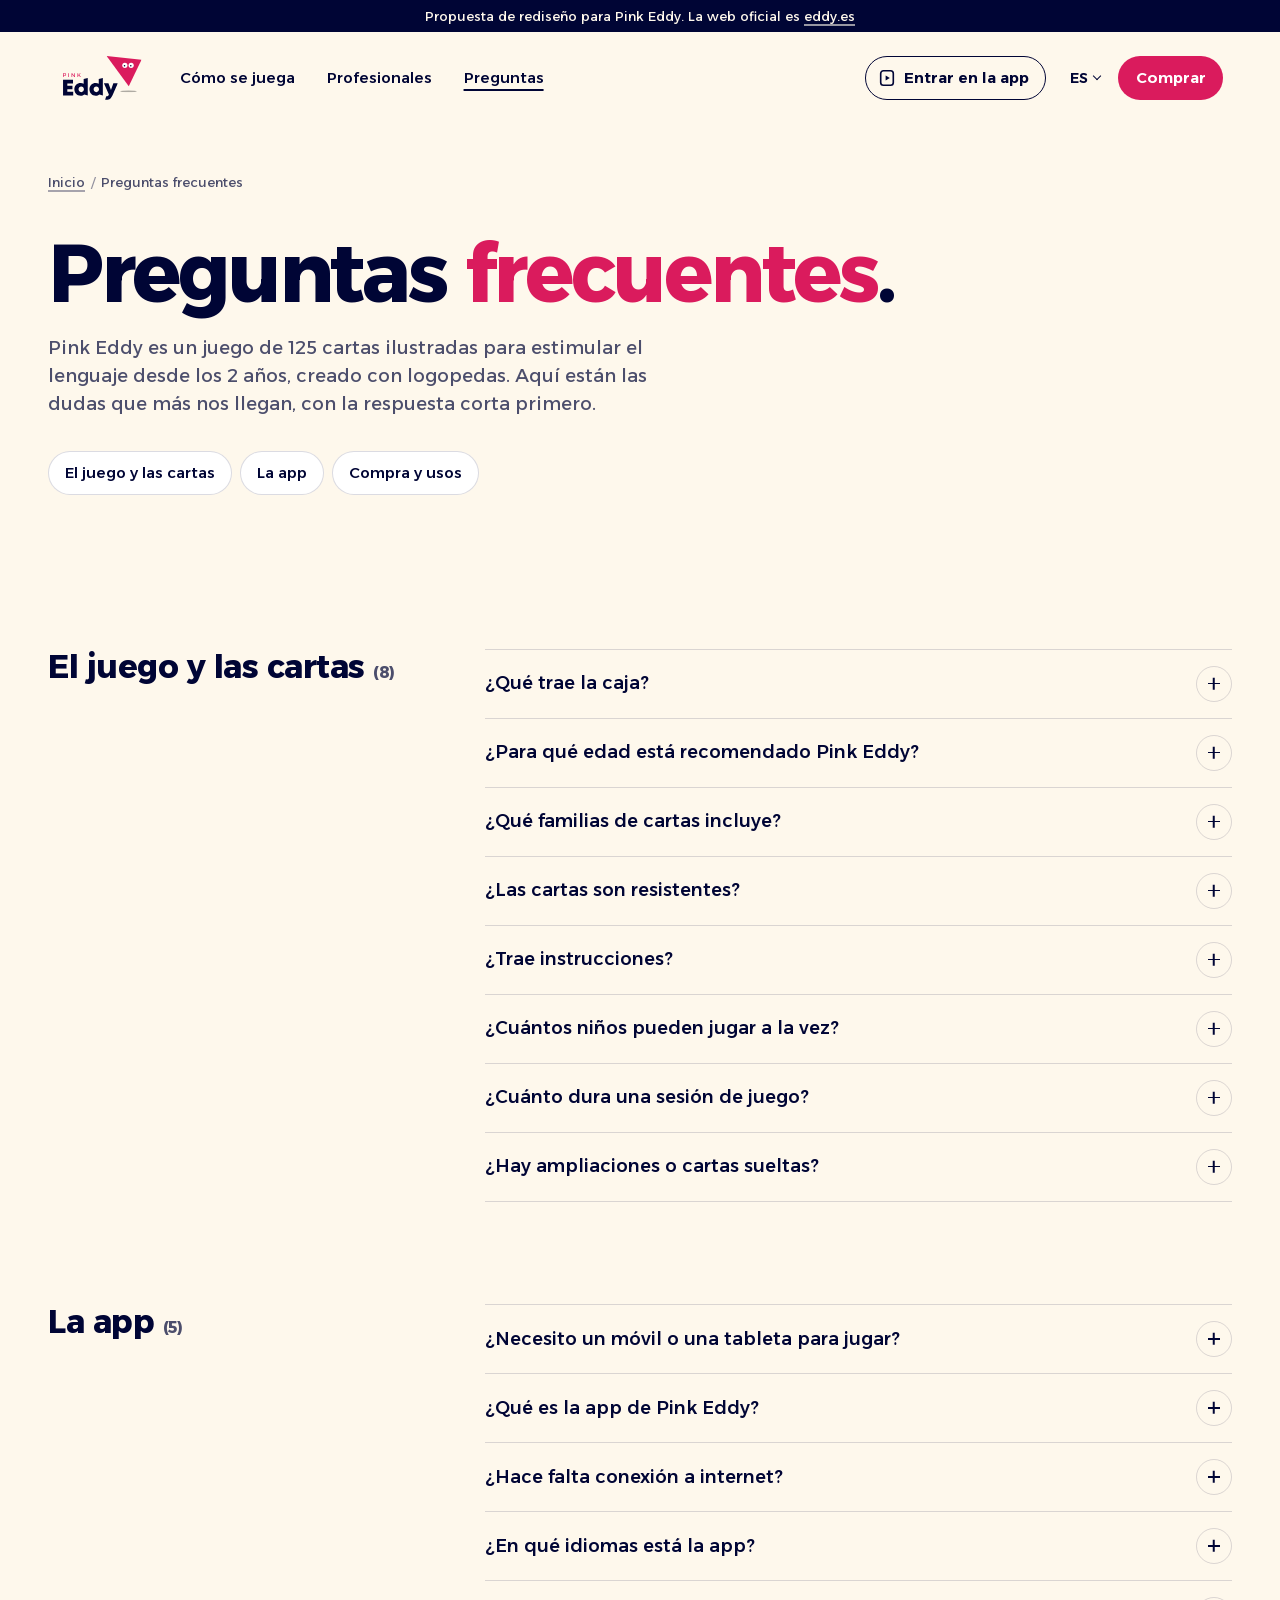
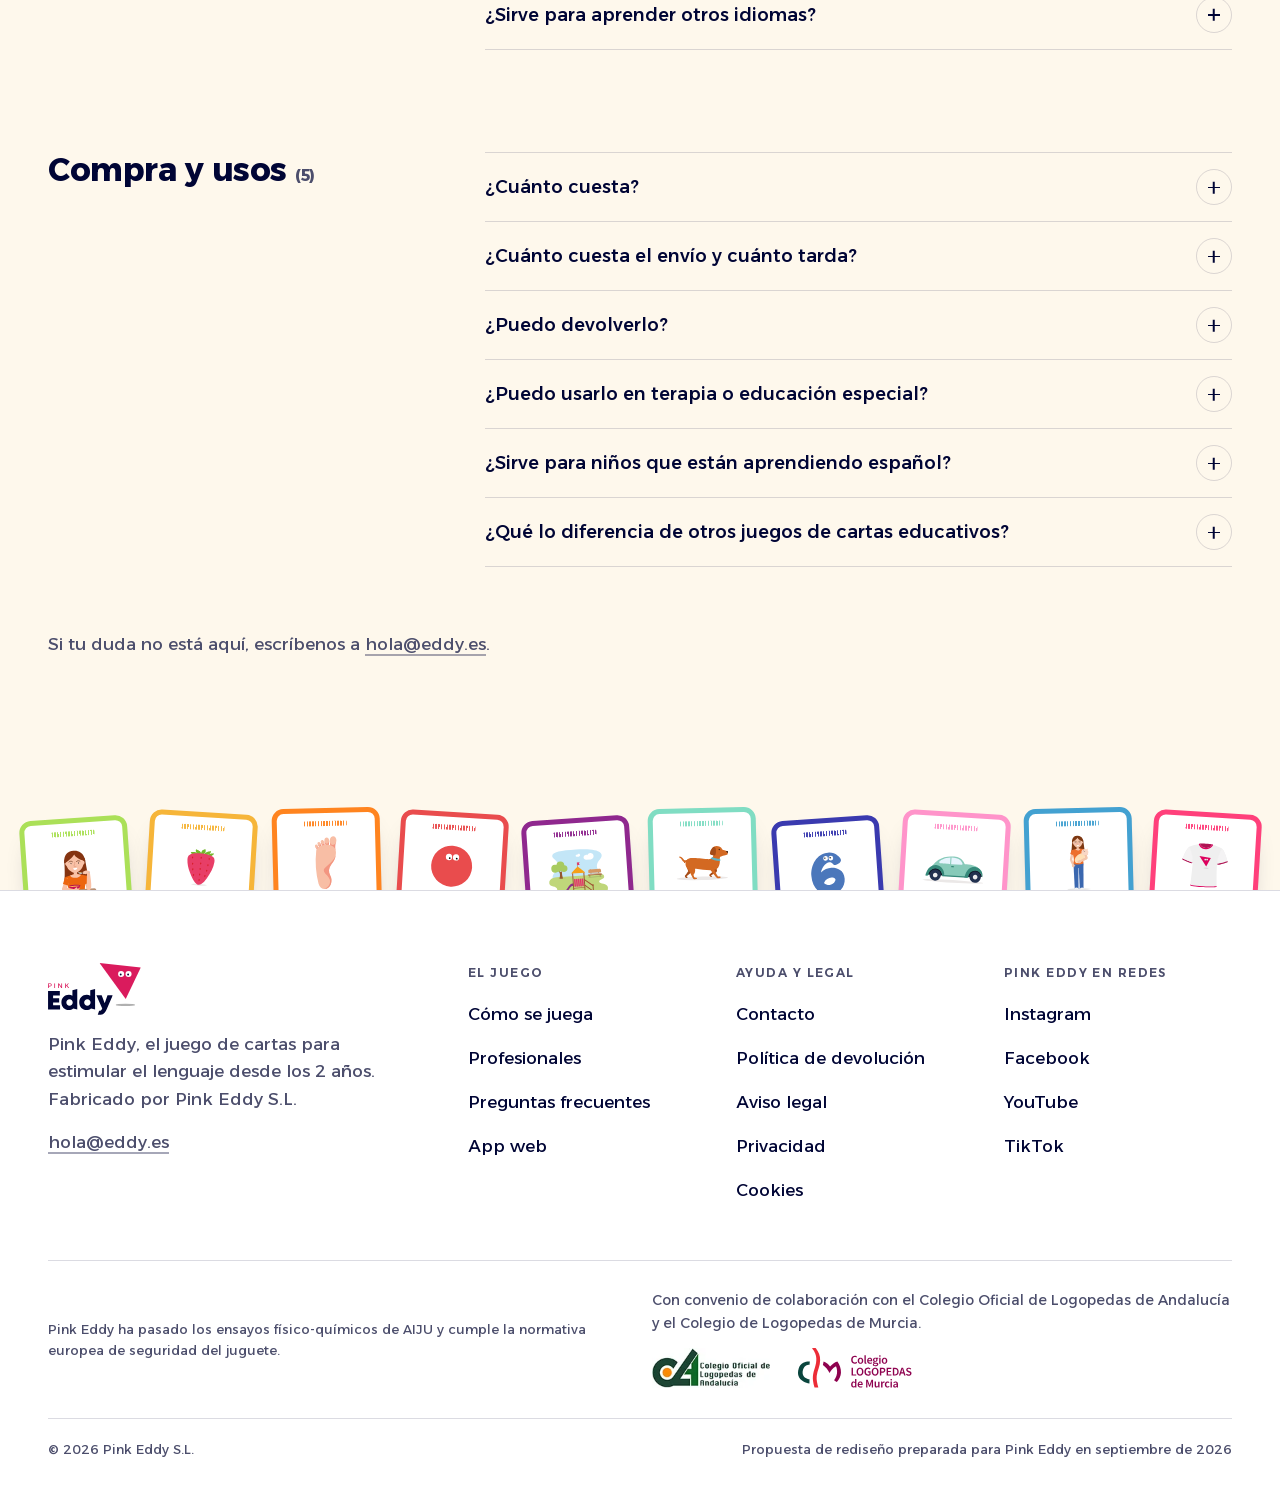
<file: preguntas-frecuentes/index.html>
<!doctype html>
<html lang="es" class="demo">
<head>
<meta charset="utf-8">
<meta name="viewport" content="width=device-width, initial-scale=1">
<title>Preguntas frecuentes sobre Pink Eddy: edad y app web</title>
<meta name="description" content="Qué trae la caja, desde qué edad, cómo funciona la app web, en qué idiomas y cómo devolverlo. Respuestas sobre Pink Eddy, el juego de cartas del lenguaje.">
<!-- DEMO: quitar en producción (DEMO_MODE = False). La propuesta no debe indexarse mientras conviva con eddy.es -->
<meta name="robots" content="noindex, nofollow">
<link rel="canonical" href="https://www.eddy.es/preguntas-frecuentes/">
<meta name="theme-color" content="#FEF8EC">
<meta name="color-scheme" content="light">
<link rel="icon" href="../favicon.svg" type="image/svg+xml">
<link rel="icon" href="../favicon-96.png" type="image/png" sizes="96x96">
<link rel="apple-touch-icon" href="../apple-touch-icon.png">
<link rel="manifest" href="../site.webmanifest">
<meta name="apple-mobile-web-app-title" content="Pink Eddy">
<meta property="og:type" content="website">
<meta property="og:site_name" content="Pink Eddy">
<meta property="og:locale" content="es_ES">
<meta property="og:title" content="Preguntas frecuentes sobre Pink Eddy: edad y app web">
<meta property="og:description" content="Qué trae la caja, desde qué edad, cómo funciona la app web, en qué idiomas y cómo devolverlo. Respuestas sobre Pink Eddy, el juego de cartas del lenguaje.">
<meta property="og:url" content="https://www.eddy.es/preguntas-frecuentes/">
<!-- og:image apunta a la demo para que el enlace se vea al compartirlo. En producción: https://www.eddy.es/assets/img/og.jpg -->
<meta property="og:image" content="https://tubitas.github.io/eddy-propuesta/assets/img/og.jpg">
<meta property="og:image:width" content="1200">
<meta property="og:image:height" content="630">
<meta property="og:image:alt" content="Pink Eddy. Las primeras palabras se juegan. 125 cartas para estimular el lenguaje desde los 2 años">
<meta name="twitter:card" content="summary_large_image">
<meta name="twitter:title" content="Preguntas frecuentes sobre Pink Eddy: edad y app web">
<meta name="twitter:description" content="Qué trae la caja, desde qué edad, cómo funciona la app web, en qué idiomas y cómo devolverlo. Respuestas sobre Pink Eddy, el juego de cartas del lenguaje.">
<meta name="twitter:image" content="https://tubitas.github.io/eddy-propuesta/assets/img/og.jpg">
<link rel="preload" href="../assets/fonts/alexandria.woff2" as="font" type="font/woff2" crossorigin>
<link rel="stylesheet" href="../assets/css/eddy.css?v=20260930181343">
<script>document.documentElement.classList.add('js');setTimeout(function(){if(!window.__eddy)document.documentElement.classList.remove('js')},4000)</script>
<script src="../assets/js/eddy.js?v=20260930181343" defer></script>
<script type="application/ld+json">{"@context": "https://schema.org", "@graph": [{"@type": "FAQPage", "mainEntity": [{"@type": "Question", "name": "¿Qué trae la caja?", "acceptedAnswer": {"@type": "Answer", "text": "125 cartas de polipropileno, 10 separadores de familia, 2 tarjetas de instrucciones y la caja de cartón."}}, {"@type": "Question", "name": "¿Para qué edad está recomendado Pink Eddy?", "acceptedAnswer": {"@type": "Answer", "text": "Desde los 2 años, siempre con un adulto al lado. Sirve en infantil y en primaria: las familias de cartas y los juegos se adaptan a cada edad y a lo que necesita cada niño."}}, {"@type": "Question", "name": "¿Qué familias de cartas incluye?", "acceptedAnswer": {"@type": "Answer", "text": "Diez: Acciones, Comida, Cuerpo, Colores y formas, Lugares, Naturaleza, Números, Objetos, Personas y Ropa. Cada familia tiene su color en el borde de la carta y su separador en la caja."}}, {"@type": "Question", "name": "¿Las cartas son resistentes?", "acceptedAnswer": {"@type": "Answer", "text": "Sí. Son de polipropileno, así que aguantan el agua y se limpian con facilidad."}}, {"@type": "Question", "name": "¿Trae instrucciones?", "acceptedAnswer": {"@type": "Answer", "text": "Sí, dos tarjetas con ideas de juego y los pasos para entrar en la app web. En esta web tienes además 14 juegos explicados paso a paso."}}, {"@type": "Question", "name": "¿Cuántos niños pueden jugar a la vez?", "acceptedAnswer": {"@type": "Answer", "text": "Desde uno solo hasta grupos de 4 a 6, según el juego. Sirve para sesiones individuales y para actividades en grupo en el aula."}}, {"@type": "Question", "name": "¿Cuánto dura una sesión de juego?", "acceptedAnswer": {"@type": "Answer", "text": "Lo que queráis. Con los más pequeños, de 10 a 15 minutos para no perder su atención; con niños mayores o en el aula, de 30 a 45 minutos."}}, {"@type": "Question", "name": "¿Hay ampliaciones o cartas sueltas?", "acceptedAnswer": {"@type": "Answer", "text": "Por ahora no. El juego completo son 125 cartas en 10 familias."}}, {"@type": "Question", "name": "¿Necesito un móvil o una tableta para jugar?", "acceptedAnswer": {"@type": "Answer", "text": "No. Las cartas funcionan solas en los 14 juegos de esta web. La app es opcional y añade juegos interactivos."}}, {"@type": "Question", "name": "¿Qué es la app de Pink Eddy?", "acceptedAnswer": {"@type": "Answer", "text": "Una app web, play.eddy.es, que se abre en el navegador: no hay que instalar nada. Amplía el juego con actividades interactivas que usan las mismas palabras de las cartas. Es gratuita y no guarda el progreso. Es gratuita y no guarda el progreso."}}, {"@type": "Question", "name": "¿Hace falta conexión a internet?", "acceptedAnswer": {"@type": "Answer", "text": "Solo para la app, que necesita conexión. Para jugar con las cartas, no."}}, {"@type": "Question", "name": "¿En qué idiomas está la app?", "acceptedAnswer": {"@type": "Answer", "text": "En seis: español, inglés, francés, alemán, chino y japonés. Cada palabra tiene su audio en los seis idiomas."}}, {"@type": "Question", "name": "¿Sirve para aprender otros idiomas?", "acceptedAnswer": {"@type": "Answer", "text": "Sí. La app trae dos juegos de idiomas. En «¿Cómo se dice?» escaneas una carta, eliges uno de los seis idiomas y la app dice la palabra. En «Adivina qué digo» eliges un idioma y unas cartas, la app va diciendo palabras y hay que encontrar la carta."}}, {"@type": "Question", "name": "¿Cuánto cuesta?", "acceptedAnswer": {"@type": "Answer", "text": "24,90 €, con el IVA y el envío incluidos. Se compra en la tienda oficial de Pink Eddy (tienda.eddy.es)."}}, {"@type": "Question", "name": "¿Cuánto cuesta el envío y cuánto tarda?", "acceptedAnswer": {"@type": "Answer", "text": "Es gratis. A la península llega en 24 horas: si lo pides antes de las 15:00 de un día laborable, sale ese mismo día y te llega al siguiente. A Baleares tarda de 48 a 72 horas. Enviamos siempre urgente, pero de forma excepcional un imprevisto ajeno a nosotros (la agencia de transporte, el tiempo o un festivo local) puede impedir la entrega en 24 h."}}, {"@type": "Question", "name": "¿Puedo devolverlo?", "acceptedAnswer": {"@type": "Answer", "text": "Sí, en los 14 días naturales siguientes a recibirlo. Tiene que volver sin usar, con su embalaje y precinto originales, y el envío de vuelta corre de tu cuenta. El reembolso llega en 14 días por el mismo medio de pago. Si te llega dañado o no es lo que pediste, los portes los paga Pink Eddy. Escribe a devoluciones@eddy.es con tu número de pedido."}}, {"@type": "Question", "name": "¿Puedo usarlo en terapia o educación especial?", "acceptedAnswer": {"@type": "Answer", "text": "Sí. Está pensado también para logopedia, psicopedagogía y educación especial, y los juegos se adaptan a lo que necesita cada niño."}}, {"@type": "Question", "name": "¿Sirve para niños que están aprendiendo español?", "acceptedAnswer": {"@type": "Answer", "text": "Sí. Las ilustraciones ayudan a asociar cada palabra con lo que representa, tanto si el español es su lengua materna como si es su segunda lengua."}}, {"@type": "Question", "name": "¿Qué lo diferencia de otros juegos de cartas educativos?", "acceptedAnswer": {"@type": "Answer", "text": "Está creado con logopedas y las cartas son de polipropileno, así que aguantan el agua. Además, se puede jugar solo con las cartas o sumar la app web."}}], "@id": "https://www.eddy.es/preguntas-frecuentes/#preguntas", "url": "https://www.eddy.es/preguntas-frecuentes/", "inLanguage": "es"}, {"@type": "BreadcrumbList", "itemListElement": [{"@type": "ListItem", "position": 1, "name": "Inicio", "item": "https://www.eddy.es/"}, {"@type": "ListItem", "position": 2, "name": "Preguntas frecuentes", "item": "https://www.eddy.es/preguntas-frecuentes/"}]}]}</script>
</head>
<body data-precio-eur="24.90" data-demo>
<a class="salto" href="#contenido">Saltar al contenido</a>
<header class="cab" data-cab>
  <p class="cinta">Propuesta de rediseño<span class="cinta__larga"> para Pink Eddy</span>. La web oficial es <a href="https://www.eddy.es/">eddy.es</a></p>
  <div class="cab__caps">
    <a class="cab__logo" href="../" aria-label="Pink Eddy, inicio"><svg xmlns="http://www.w3.org/2000/svg" viewBox="0 0 175.33 98" width="175" height="98" aria-hidden="true" focusable="false"><svg x="0" y="38" width="122.33" height="60" viewBox="0 0 418 205"><g fill="none" transform="translate(.32 .79)"><g fill="#000535"><path d="m77.56 140.97h-44.93v-17.81h39.07v-26.88h-39.07v-17.51h43.49v-28.33h-76.11v118.95h77.55z"/><path d="m157.24 80.99c-6.58-4.08-14.33-6.37-22.8-6.37-28.16 0-48.21 20.37-48.21 48.89s20.06 48.98 48.21 48.98c10.69 0 20.21-3.64 27.68-9.92l26.37 6.81v-132.29l-31.25 7.16v36.75zm-18.57 63.52c-11.84 0-20.54-9.02-20.54-21s8.7-21 20.54-21 20.54 9.02 20.54 21-8.7 21-20.54 21z"/><path d="m272.28 80.99c-6.58-4.08-14.33-6.37-22.8-6.37-28.16 0-48.21 20.37-48.21 48.89s20.06 48.98 48.21 48.98c10.69 0 20.21-3.64 27.68-9.92l26.37 6.81v-132.29l-31.25 7.16v36.75zm-18.57 63.52c-11.84 0-20.54-9.02-20.54-21s8.7-21 20.54-21 20.54 9.02 20.54 21-8.7 21-20.54 21z"/><path d="m365.49 128.18-19.47-50.55h-34.35l37.92 84.18c-4.28 11.42-7.93 14.57-20.02 14.57l-8.69 27.16h10.82c23.69 0 35.06-10.15 47.43-38.23l38.46-87.68h-33.96l-18.15 50.55z"/></g><g fill="#da1b5d"><path d="m20.42 2.64c-2.04-1.76-4.92-2.64-8.64-2.64h-11.78v29.56h4.98v-8.99h6.8c3.72 0 6.59-.92 8.64-2.77 2.04-1.84 3.06-4.43 3.06-7.75s-1.02-5.65-3.06-7.41zm-3.56 12.16c-1.24 1-3 1.5-5.28 1.5h-6.59v-12.03h6.59c2.28 0 4.04.49 5.28 1.46s1.86 2.46 1.86 4.45-.62 3.63-1.86 4.62z"/><path d="m40.25 0h4.98v29.56h-4.98z"/><path d="m85.56 21.7-15.84-21.7h-4.9v29.56h4.99v-21.6l15.75 21.6h4.9v-29.56h-4.9z"/><path d="m135.05 0h-5.87l-14.11 15.88v-15.88h-4.98v29.56h4.98v-7.65l5.04-5.52 9.7 13.17h6l-12.27-16.94z"/></g></g></svg><svg x="97.33" y="0" width="78" height="81" viewBox="0 0 156 162"><g transform="translate(-152.45)"><path d="M251.33,135.32,308.24,16.41,152.45,0Z" fill="#DA1B5D"/><ellipse cx="36.8" cy="4.09" rx="36.8" ry="4.09" transform="translate(213.42 153.91)" fill="#000" fill-opacity=".31"/></g></svg><g><circle cx="138.08" cy="20.75" r="5.75" fill="#fff"/><circle cx="152.08" cy="20.75" r="5.75" fill="#fff"/><circle cx="137.3" cy="21.6" r="1.75" fill="#000535"/><circle cx="151.3" cy="21.6" r="1.75" fill="#000535"/></g></svg></a>
    <nav class="cab__nav" aria-label="Principal"><ul><li><a href="../juegos/">Cómo se juega</a></li><li><a href="../profesionales/">Profesionales</a></li><li><a href="../preguntas-frecuentes/" aria-current="page">Preguntas</a></li></ul></nav>
    <div class="cab__acc">
      <a class="cab__app" href="https://play.eddy.es/"><svg class="cab__app-ico" viewBox="0 0 20 20" width="18" height="18" aria-hidden="true"><rect x="3" y="2" width="14" height="16" rx="3" fill="none" stroke="currentColor" stroke-width="1.8"/><path d="M8.5 7.2v5.6l4.6-2.8z" fill="currentColor"/></svg>Entrar en la app</a>
      <details class="idioma"><summary aria-label="Idioma: español. Cambiar idioma">ES</summary><ul><li><a href="https://www.eddy.es/" hreflang="es" lang="es" aria-current="true">Español<span>ES</span></a></li><li><a href="https://www.eddy.es/en/" hreflang="en" lang="en">English<span>EN</span></a></li><li><a href="https://www.eddy.es/fr/" hreflang="fr" lang="fr">Français<span>FR</span></a></li><li><a href="https://www.eddy.es/de/" hreflang="de" lang="de">Deutsch<span>DE</span></a></li><li><a href="https://www.eddy.es/zh/" hreflang="zh" lang="zh">简体中文<span>ZH</span></a></li><li><a href="https://www.eddy.es/ja/" hreflang="ja" lang="ja">日本語<span>JA</span></a></li><li class="idioma__nota">Las otras versiones son las de eddy.es hoy.</li></ul></details>
      <a class="btn btn--rosa btn--s cab__comprar" href="../#comprar" data-comprar-cab>Comprar</a>
      <a class="cab__menu cab__menu--sinjs" href="#pie">Menú</a>
      <button class="cab__menu" type="button" aria-expanded="false" aria-controls="menu-movil" data-menu-btn><span>Menú</span></button>
    </div>
  </div>
  <div class="menu" id="menu-movil" hidden>
    <nav aria-label="Menú del móvil">
      <ul class="menu__lista"><li><a href="../juegos/">Cómo se juega</a></li><li><a href="../profesionales/">Profesionales</a></li><li><a href="../preguntas-frecuentes/">Preguntas</a></li><li><a href="../#comprar">Comprar</a></li></ul>
      <div class="menu__pie">
        <a class="enlace" href="https://play.eddy.es/">Entrar en la app</a>
        <div><span class="micro micro--noche">Idioma</span><ul class="menu__idiomas" style="margin-top:10px"><li><a href="https://www.eddy.es/" hreflang="es" lang="es">Español</a></li><li><a href="https://www.eddy.es/en/" hreflang="en" lang="en">English</a></li><li><a href="https://www.eddy.es/fr/" hreflang="fr" lang="fr">Français</a></li><li><a href="https://www.eddy.es/de/" hreflang="de" lang="de">Deutsch</a></li><li><a href="https://www.eddy.es/zh/" hreflang="zh" lang="zh">简体中文</a></li><li><a href="https://www.eddy.es/ja/" hreflang="ja" lang="ja">日本語</a></li></ul></div>
      </div>
    </nav>
  </div>
</header>
<main id="contenido">
  <section class="pag-cab" data-heroe aria-labelledby="titulo">
    <div class="contenedor">
      <nav class="migas" aria-label="Estás en"><ol><li><a href="../">Inicio</a></li><li aria-current="page">Preguntas frecuentes</li></ol></nav>
      <div style="max-width:54rem;margin-top:28px">
        <h1 class="h1" id="titulo">Preguntas <em>frecuentes</em>.</h1>
        <p class="lead">Pink Eddy es un juego de 125 cartas ilustradas para estimular el lenguaje desde los 2 años, creado con logopedas. Aquí están las dudas que más nos llegan, con la respuesta corta primero.</p>
        <ul class="indice-preg"><li><a href="#juego">El juego y las cartas</a></li><li><a href="#app">La app</a></li><li><a href="#compra">Compra y usos</a></li></ul>
      </div>
    </div>
  </section>
  <div class="seccion"><div class="contenedor"><section class="grupo-preg" id="juego" aria-labelledby="g-juego"><h2 class="h3" id="g-juego" data-reveal>El juego y las cartas <span class="tinta-2" style="font-family:var(--f-texto);font-size:1rem">(8)</span></h2><div class="acordeon"><details id="p-que-trae-la-caja"><summary>¿Qué trae la caja?<span class="mas" aria-hidden="true"></span></summary><div class="resp"><p>125 cartas de polipropileno, 10 separadores de familia, 2 tarjetas de instrucciones y la caja de cartón.</p></div></details><details id="p-edad"><summary>¿Para qué edad está recomendado Pink Eddy?<span class="mas" aria-hidden="true"></span></summary><div class="resp"><p>Desde los 2 años, siempre con un adulto al lado. Sirve en infantil y en primaria: las familias de cartas y los juegos se adaptan a cada edad y a lo que necesita cada niño.</p></div></details><details id="p-familias"><summary>¿Qué familias de cartas incluye?<span class="mas" aria-hidden="true"></span></summary><div class="resp"><p>Diez: Acciones, Comida, Cuerpo, Colores y formas, Lugares, Naturaleza, Números, Objetos, Personas y Ropa. Cada familia tiene su color en el borde de la carta y su separador en la caja. Puedes ver las 125 cartas en la <a href="../#familias">portada</a>.</p></div></details><details id="p-resistentes"><summary>¿Las cartas son resistentes?<span class="mas" aria-hidden="true"></span></summary><div class="resp"><p>Sí. Son de polipropileno, así que aguantan el agua y se limpian con facilidad.</p></div></details><details id="p-instrucciones"><summary>¿Trae instrucciones?<span class="mas" aria-hidden="true"></span></summary><div class="resp"><p>Sí, dos tarjetas con ideas de juego y los pasos para entrar en la app web. En esta web tienes además <a href="../juegos/">14 juegos explicados paso a paso</a>.</p></div></details><details id="p-cuantos-ninos"><summary>¿Cuántos niños pueden jugar a la vez?<span class="mas" aria-hidden="true"></span></summary><div class="resp"><p>Desde uno solo hasta grupos de 4 a 6, según el juego. Sirve para sesiones individuales y para actividades en grupo en el aula.</p></div></details><details id="p-duracion"><summary>¿Cuánto dura una sesión de juego?<span class="mas" aria-hidden="true"></span></summary><div class="resp"><p>Lo que queráis. Con los más pequeños, de 10 a 15 minutos para no perder su atención; con niños mayores o en el aula, de 30 a 45 minutos.</p></div></details><details id="p-ampliaciones"><summary>¿Hay ampliaciones o cartas sueltas?<span class="mas" aria-hidden="true"></span></summary><div class="resp"><p>Por ahora no. El juego completo son 125 cartas en 10 familias.</p></div></details></div></section><section class="grupo-preg" id="app" aria-labelledby="g-app"><h2 class="h3" id="g-app" data-reveal>La app <span class="tinta-2" style="font-family:var(--f-texto);font-size:1rem">(5)</span></h2><div class="acordeon"><details id="p-movil"><summary>¿Necesito un móvil o una tableta para jugar?<span class="mas" aria-hidden="true"></span></summary><div class="resp"><p>No. Las cartas funcionan solas en los 14 juegos de esta web. La app es opcional y añade juegos interactivos.</p></div></details><details id="p-que-es-la-app"><summary>¿Qué es la app de Pink Eddy?<span class="mas" aria-hidden="true"></span></summary><div class="resp"><p>Una app web, <a href="https://play.eddy.es/">play.eddy.es</a>, que se abre en el navegador: no hay que instalar nada. Amplía el juego con actividades interactivas que usan las mismas palabras de las cartas. Es gratuita y no guarda el progreso.</p></div></details><details id="p-internet"><summary>¿Hace falta conexión a internet?<span class="mas" aria-hidden="true"></span></summary><div class="resp"><p>Solo para la app, que necesita conexión. Para jugar con las cartas, no.</p></div></details><details id="p-idiomas"><summary>¿En qué idiomas está la app?<span class="mas" aria-hidden="true"></span></summary><div class="resp"><p>En seis: español, inglés, francés, alemán, chino y japonés. Cada palabra tiene su audio en los seis idiomas.</p></div></details><details id="p-otros-idiomas"><summary>¿Sirve para aprender otros idiomas?<span class="mas" aria-hidden="true"></span></summary><div class="resp"><p>Sí. La app trae dos juegos de idiomas. En «¿Cómo se dice?» escaneas una carta, eliges uno de los seis idiomas y la app dice la palabra. En «Adivina qué digo» eliges un idioma y unas cartas, la app va diciendo palabras y hay que encontrar la carta.</p></div></details></div></section><section class="grupo-preg" id="compra" aria-labelledby="g-compra"><h2 class="h3" id="g-compra" data-reveal>Compra y usos <span class="tinta-2" style="font-family:var(--f-texto);font-size:1rem">(5)</span></h2><div class="acordeon"><details id="p-precio"><summary>¿Cuánto cuesta?<span class="mas" aria-hidden="true"></span></summary><div class="resp"><p><span data-precio>24,90 €</span>, con el IVA y el envío incluidos. Se compra en la tienda oficial de Pink Eddy (tienda.eddy.es).</p></div></details><details id="p-envios"><summary>¿Cuánto cuesta el envío y cuánto tarda?<span class="mas" aria-hidden="true"></span></summary><div class="resp"><p>Es gratis. A la península llega en 24 horas: si lo pides antes de las 15:00 de un día laborable, sale ese mismo día y te llega al siguiente. A Baleares tarda de 48 a 72 horas. Enviamos siempre urgente, pero de forma excepcional un imprevisto ajeno a nosotros (la agencia de transporte, el tiempo o un festivo local) puede impedir la entrega en 24 h.</p></div></details><details id="p-devolucion"><summary>¿Puedo devolverlo?<span class="mas" aria-hidden="true"></span></summary><div class="resp"><p>Sí, en los 14 días naturales siguientes a recibirlo. Tiene que volver sin usar, con su embalaje y precinto originales, y el envío de vuelta corre de tu cuenta. El reembolso llega en 14 días por el mismo medio de pago. Si te llega dañado o no es lo que pediste, los portes los paga Pink Eddy. Escribe a <a href="mailto:devoluciones@eddy.es">devoluciones@eddy.es</a> con tu número de pedido o lee la <a href="https://www.eddy.es/politica-de-devolucion/">política de devolución</a>.</p></div></details><details id="p-terapia"><summary>¿Puedo usarlo en terapia o educación especial?<span class="mas" aria-hidden="true"></span></summary><div class="resp"><p>Sí. Está pensado también para logopedia, psicopedagogía y educación especial, y los juegos se adaptan a lo que necesita cada niño. Tienes más detalle en <a href="../profesionales/">la página para profesionales</a>.</p></div></details><details id="p-espanol"><summary>¿Sirve para niños que están aprendiendo español?<span class="mas" aria-hidden="true"></span></summary><div class="resp"><p>Sí. Las ilustraciones ayudan a asociar cada palabra con lo que representa, tanto si el español es su lengua materna como si es su segunda lengua.</p></div></details><details id="p-diferencia"><summary>¿Qué lo diferencia de otros juegos de cartas educativos?<span class="mas" aria-hidden="true"></span></summary><div class="resp"><p>Está creado con logopedas y las cartas son de polipropileno, así que aguantan el agua. Además, se puede jugar solo con las cartas o sumar la app web.</p></div></details></div></section>
    <p class="tinta-2" style="margin-top:64px">Si tu duda no está aquí, escríbenos a <a href="mailto:hola@eddy.es">hola@eddy.es</a>.</p>
  </div></div>
</main>
<footer class="pie" id="pie">
  <ul class="tren sin-lista" aria-hidden="true"><li><div class="carta carta--mini" style="--c:#ABE058"><div class="carta__cara"><img src="../assets/cartas/003-comer.svg" width="191" height="157" alt="" loading="lazy" decoding="async"><span class="carta__nombre">Comer</span></div></div></li><li><div class="carta carta--mini" style="--c:#F6B539"><div class="carta__cara"><img src="../assets/cartas/016-fresa.svg" width="191" height="157" alt="" loading="lazy" decoding="async"><span class="carta__nombre">Fresa</span></div></div></li><li><div class="carta carta--mini" style="--c:#FF841F"><div class="carta__cara"><img src="../assets/cartas/040-pie.svg" width="191" height="157" alt="" loading="lazy" decoding="async"><span class="carta__nombre">Pie</span></div></div></li><li><div class="carta carta--mini" style="--c:#E94C4D"><div class="carta__cara"><img src="../assets/cartas/044-circulo.svg" width="191" height="157" alt="" loading="lazy" decoding="async"><span class="carta__nombre">Círculo</span></div></div></li><li><div class="carta carta--mini" style="--c:#8F288E"><div class="carta__cara"><img src="../assets/cartas/054-parque.svg" width="191" height="157" alt="" loading="lazy" decoding="async"><span class="carta__nombre">Parque</span></div></div></li><li><div class="carta carta--mini" style="--c:#80DDC3"><div class="carta__cara"><img src="../assets/cartas/069-perro.svg" width="191" height="157" alt="" loading="lazy" decoding="async"><span class="carta__nombre">Perro</span></div></div></li><li><div class="carta carta--mini" style="--c:#3A3AAF"><div class="carta__cara"><img src="../assets/cartas/080-seis.svg" width="191" height="157" alt="" loading="lazy" decoding="async"><span class="carta__nombre">Seis</span></div></div></li><li><div class="carta carta--mini" style="--c:#FF94CA"><div class="carta__cara"><img src="../assets/cartas/089-coche.svg" width="191" height="157" alt="" loading="lazy" decoding="async"><span class="carta__nombre">Coche</span></div></div></li><li><div class="carta carta--mini" style="--c:#43A1D1"><div class="carta__cara"><img src="../assets/cartas/109-mama.svg" width="191" height="157" alt="" loading="lazy" decoding="async"><span class="carta__nombre">Mamá</span></div></div></li><li><div class="carta carta--mini" style="--c:#FF407B"><div class="carta__cara"><img src="../assets/cartas/117-camiseta.svg" width="191" height="157" alt="" loading="lazy" decoding="async"><span class="carta__nombre">Camiseta</span></div></div></li></ul>
  <div class="pie__caja"><div class="contenedor">
    <div class="pie__rejilla">
      <div class="pie__marca"><svg xmlns="http://www.w3.org/2000/svg" viewBox="0 0 175.33 98" width="175" height="98" aria-hidden="true" focusable="false"><svg x="0" y="38" width="122.33" height="60" viewBox="0 0 418 205"><g fill="none" transform="translate(.32 .79)"><g fill="#000535"><path d="m77.56 140.97h-44.93v-17.81h39.07v-26.88h-39.07v-17.51h43.49v-28.33h-76.11v118.95h77.55z"/><path d="m157.24 80.99c-6.58-4.08-14.33-6.37-22.8-6.37-28.16 0-48.21 20.37-48.21 48.89s20.06 48.98 48.21 48.98c10.69 0 20.21-3.64 27.68-9.92l26.37 6.81v-132.29l-31.25 7.16v36.75zm-18.57 63.52c-11.84 0-20.54-9.02-20.54-21s8.7-21 20.54-21 20.54 9.02 20.54 21-8.7 21-20.54 21z"/><path d="m272.28 80.99c-6.58-4.08-14.33-6.37-22.8-6.37-28.16 0-48.21 20.37-48.21 48.89s20.06 48.98 48.21 48.98c10.69 0 20.21-3.64 27.68-9.92l26.37 6.81v-132.29l-31.25 7.16v36.75zm-18.57 63.52c-11.84 0-20.54-9.02-20.54-21s8.7-21 20.54-21 20.54 9.02 20.54 21-8.7 21-20.54 21z"/><path d="m365.49 128.18-19.47-50.55h-34.35l37.92 84.18c-4.28 11.42-7.93 14.57-20.02 14.57l-8.69 27.16h10.82c23.69 0 35.06-10.15 47.43-38.23l38.46-87.68h-33.96l-18.15 50.55z"/></g><g fill="#da1b5d"><path d="m20.42 2.64c-2.04-1.76-4.92-2.64-8.64-2.64h-11.78v29.56h4.98v-8.99h6.8c3.72 0 6.59-.92 8.64-2.77 2.04-1.84 3.06-4.43 3.06-7.75s-1.02-5.65-3.06-7.41zm-3.56 12.16c-1.24 1-3 1.5-5.28 1.5h-6.59v-12.03h6.59c2.28 0 4.04.49 5.28 1.46s1.86 2.46 1.86 4.45-.62 3.63-1.86 4.62z"/><path d="m40.25 0h4.98v29.56h-4.98z"/><path d="m85.56 21.7-15.84-21.7h-4.9v29.56h4.99v-21.6l15.75 21.6h4.9v-29.56h-4.9z"/><path d="m135.05 0h-5.87l-14.11 15.88v-15.88h-4.98v29.56h4.98v-7.65l5.04-5.52 9.7 13.17h6l-12.27-16.94z"/></g></g></svg><svg x="97.33" y="0" width="78" height="81" viewBox="0 0 156 162"><g transform="translate(-152.45)"><path d="M251.33,135.32,308.24,16.41,152.45,0Z" fill="#DA1B5D"/><ellipse cx="36.8" cy="4.09" rx="36.8" ry="4.09" transform="translate(213.42 153.91)" fill="#000" fill-opacity=".31"/></g></svg><g><circle cx="138.08" cy="20.75" r="5.75" fill="#fff"/><circle cx="152.08" cy="20.75" r="5.75" fill="#fff"/><circle cx="137.3" cy="21.6" r="1.75" fill="#000535"/><circle cx="151.3" cy="21.6" r="1.75" fill="#000535"/></g></svg><p>Pink Eddy, el juego de cartas para estimular el lenguaje desde los 2 años. Fabricado por Pink Eddy S.L.</p><p><a href="mailto:hola@eddy.es">hola@eddy.es</a></p></div>
      <nav aria-labelledby="pie-juego"><h2 id="pie-juego">El juego</h2><ul>
        <li><a href="../juegos/">Cómo se juega</a></li><li><a href="../profesionales/">Profesionales</a></li>
        <li><a href="../preguntas-frecuentes/">Preguntas frecuentes</a></li><li><a href="https://play.eddy.es/">App web</a></li></ul></nav>
      <nav aria-labelledby="pie-ayuda"><h2 id="pie-ayuda">Ayuda y legal</h2><ul>
        <li><a href="https://www.eddy.es/contacto/">Contacto</a></li><li><a href="https://www.eddy.es/politica-de-devolucion/">Política de devolución</a></li>
        <li><a href="https://www.eddy.es/aviso-legal/">Aviso legal</a></li><li><a href="https://www.eddy.es/politica-de-privacidad/">Privacidad</a></li>
        <li><a href="https://www.eddy.es/politica-de-cookies/">Cookies</a></li></ul></nav>
      <nav aria-labelledby="pie-redes"><h2 id="pie-redes">Pink Eddy en redes</h2><ul>
        <li><a href="https://www.instagram.com/soyeddycards">Instagram</a></li><li><a href="https://www.facebook.com/soyeddycards">Facebook</a></li>
        <li><a href="https://www.youtube.com/@soyeddycards">YouTube</a></li><li><a href="https://www.tiktok.com/@soyeddycards">TikTok</a></li></ul></nav>
    </div>
    <div class="pie__sellos">
      <p class="pie__aiju">Pink Eddy ha pasado los ensayos físico-químicos de AIJU y cumple la normativa europea de seguridad del juguete.</p>
      <div class="pie__colegios"><p>Con convenio de colaboración con el Colegio Oficial de Logopedas de Andalucía y el Colegio de Logopedas de Murcia.</p><p class="pie__logos"><a href="https://coloan.org"><img src="../assets/img/colegio-andalucia.webp" width="177" height="60" alt="Colegio Oficial de Logopedas de Andalucía" loading="lazy"></a><a href="https://logopedasmurcia.es"><img src="../assets/img/colegio-murcia.svg" width="174" height="60" alt="Colegio de Logopedas de Murcia" loading="lazy"></a></p></div>
    </div>
    <div class="pie__legal"><span>© 2026 Pink Eddy S.L.</span><span>Propuesta de rediseño preparada para Pink Eddy en septiembre de 2026</span></div>
  </div></div>
</footer><aside class="barra" data-barra aria-label="Compra rápida" inert aria-hidden="true"><p class="barra__txt"><strong>Pink Eddy</strong><span><span data-precio>24,90 €</span> · envío gratis en 24 h</span></p><a class="btn btn--rosa btn--s" href="../#comprar">Comprar</a></aside></body>
</html>
</file>
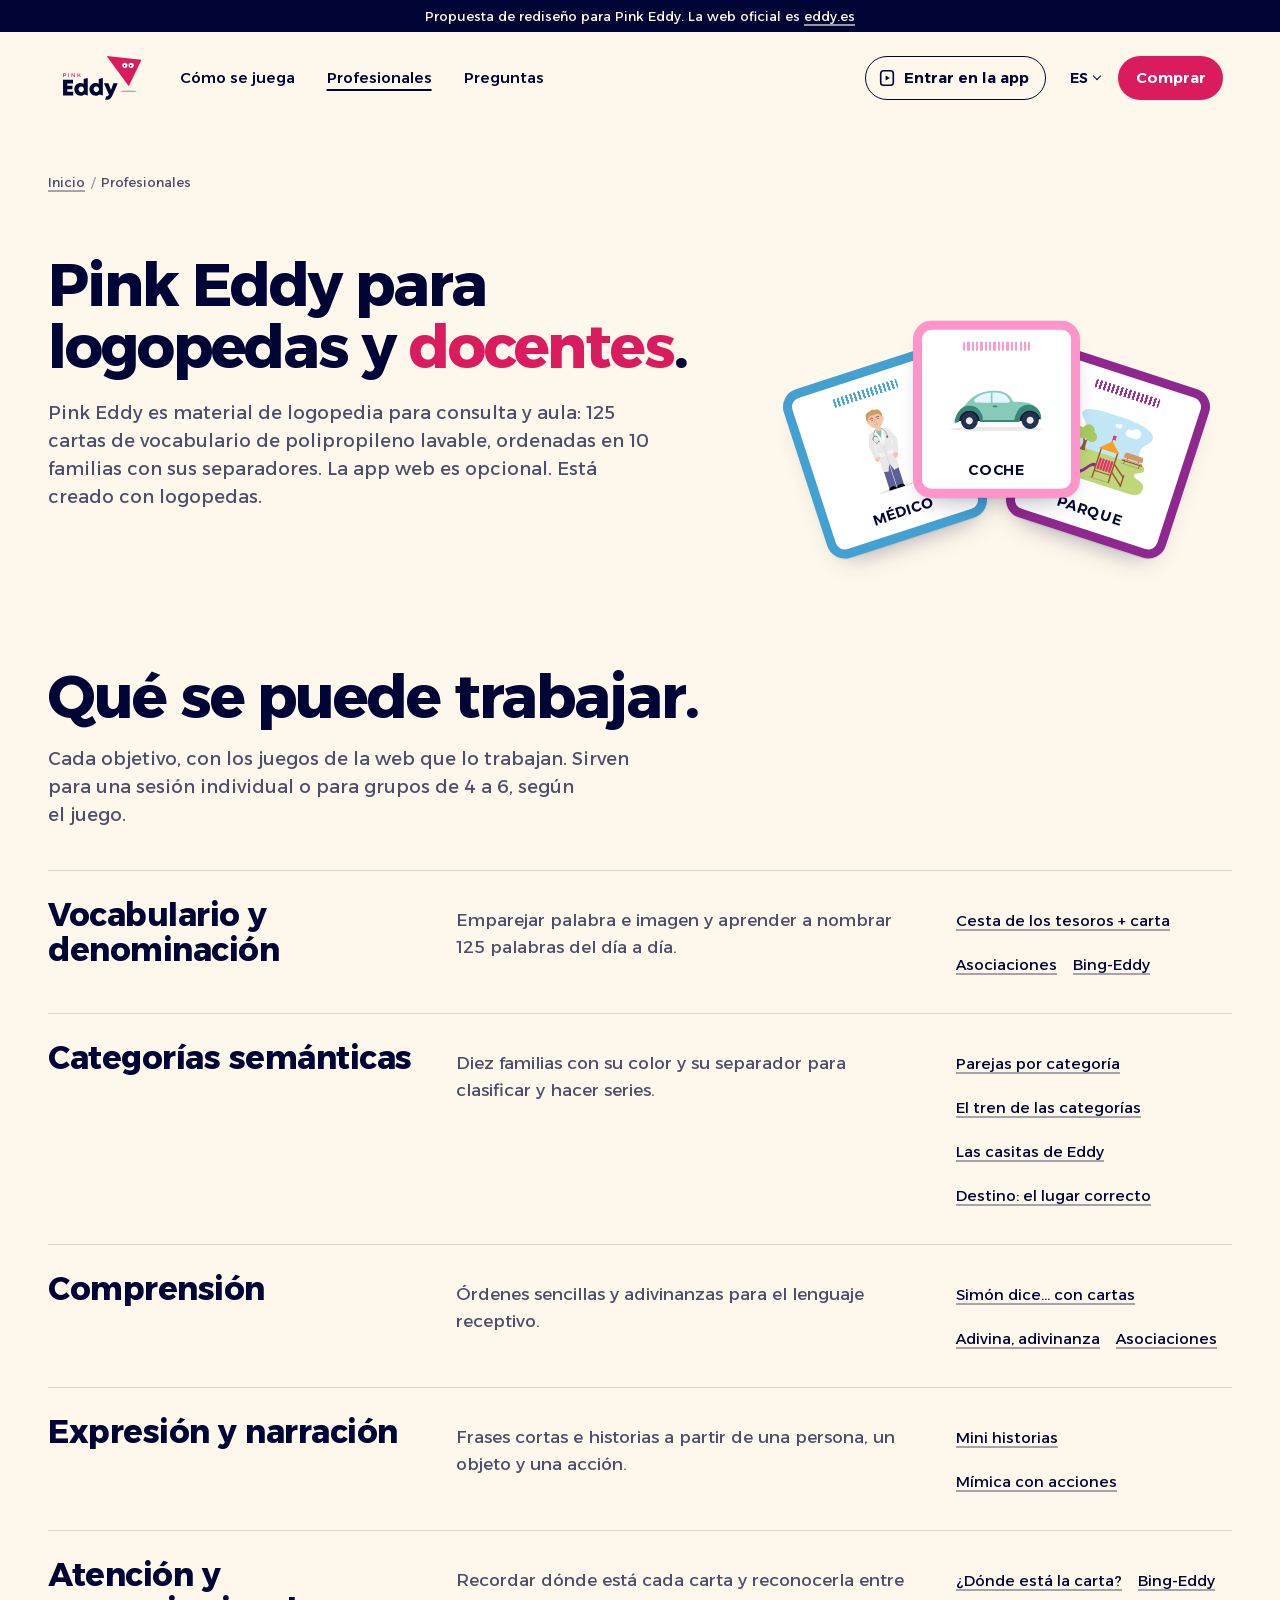
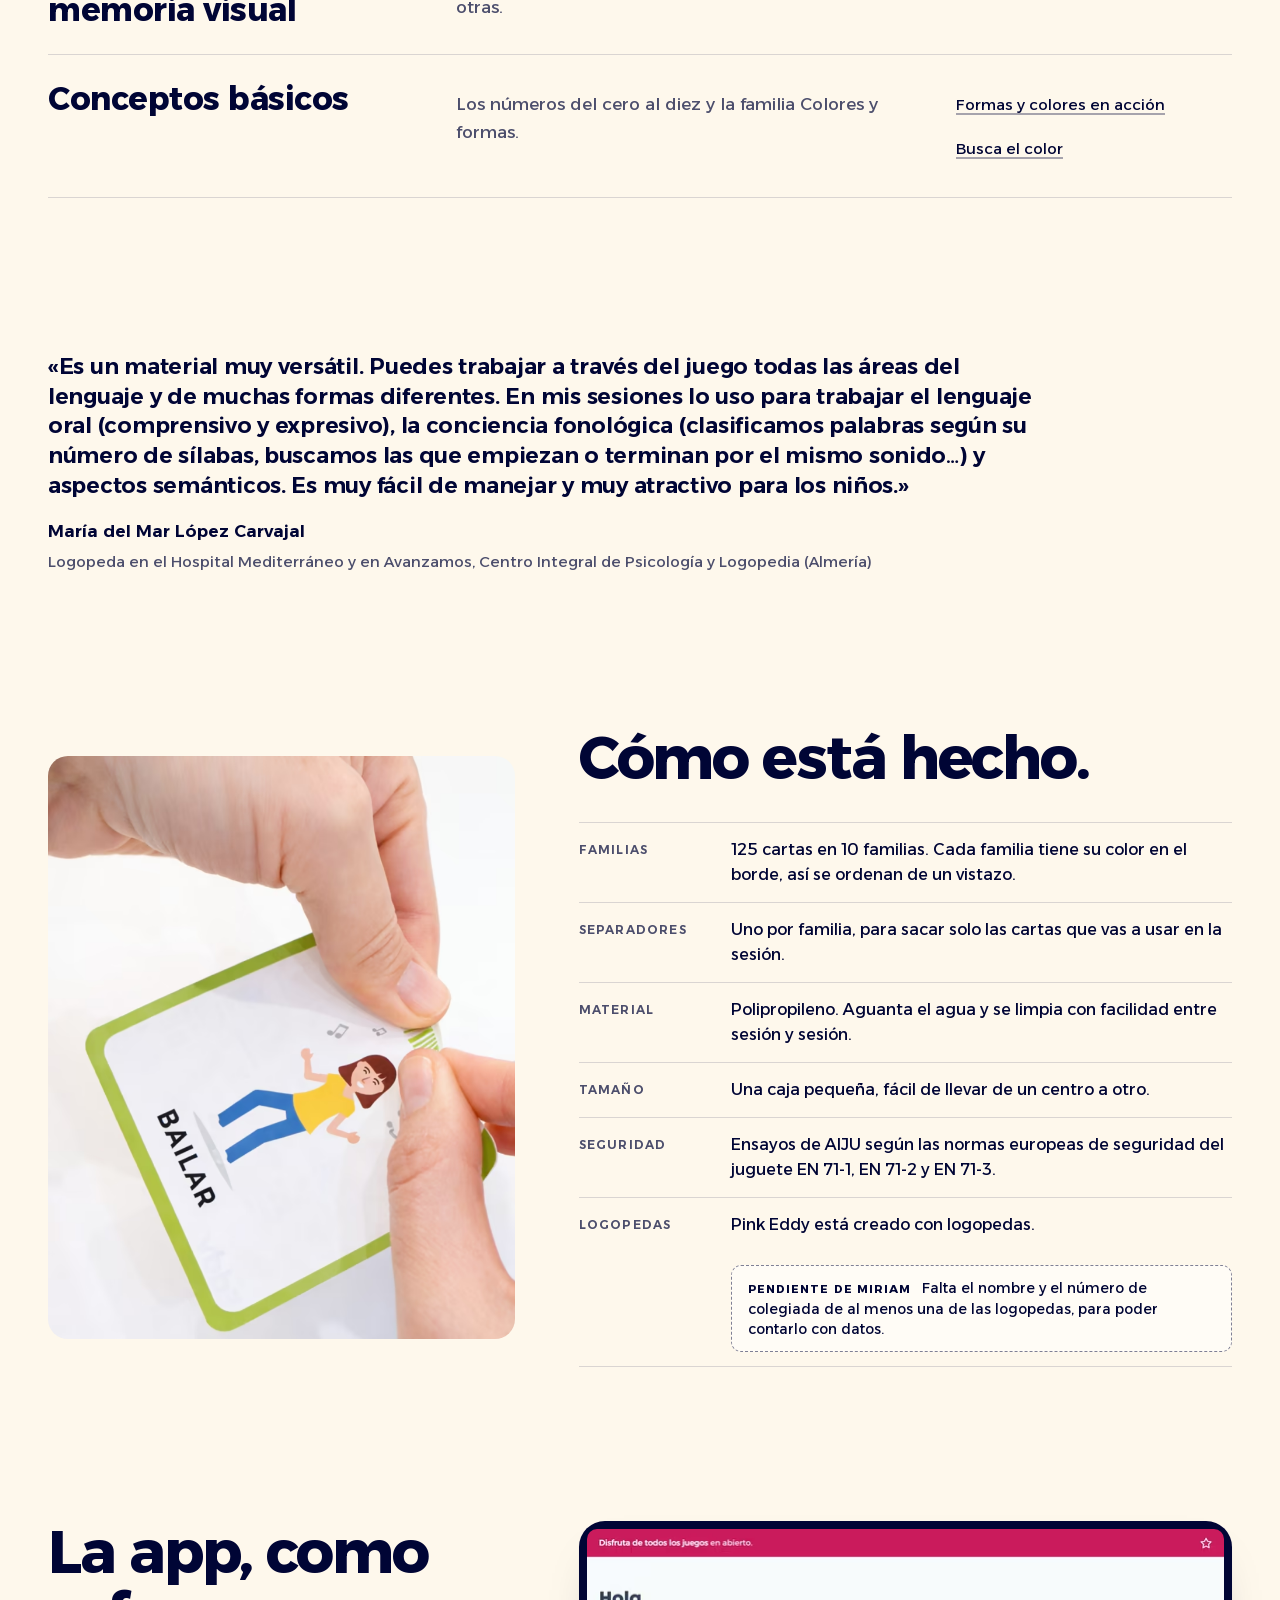
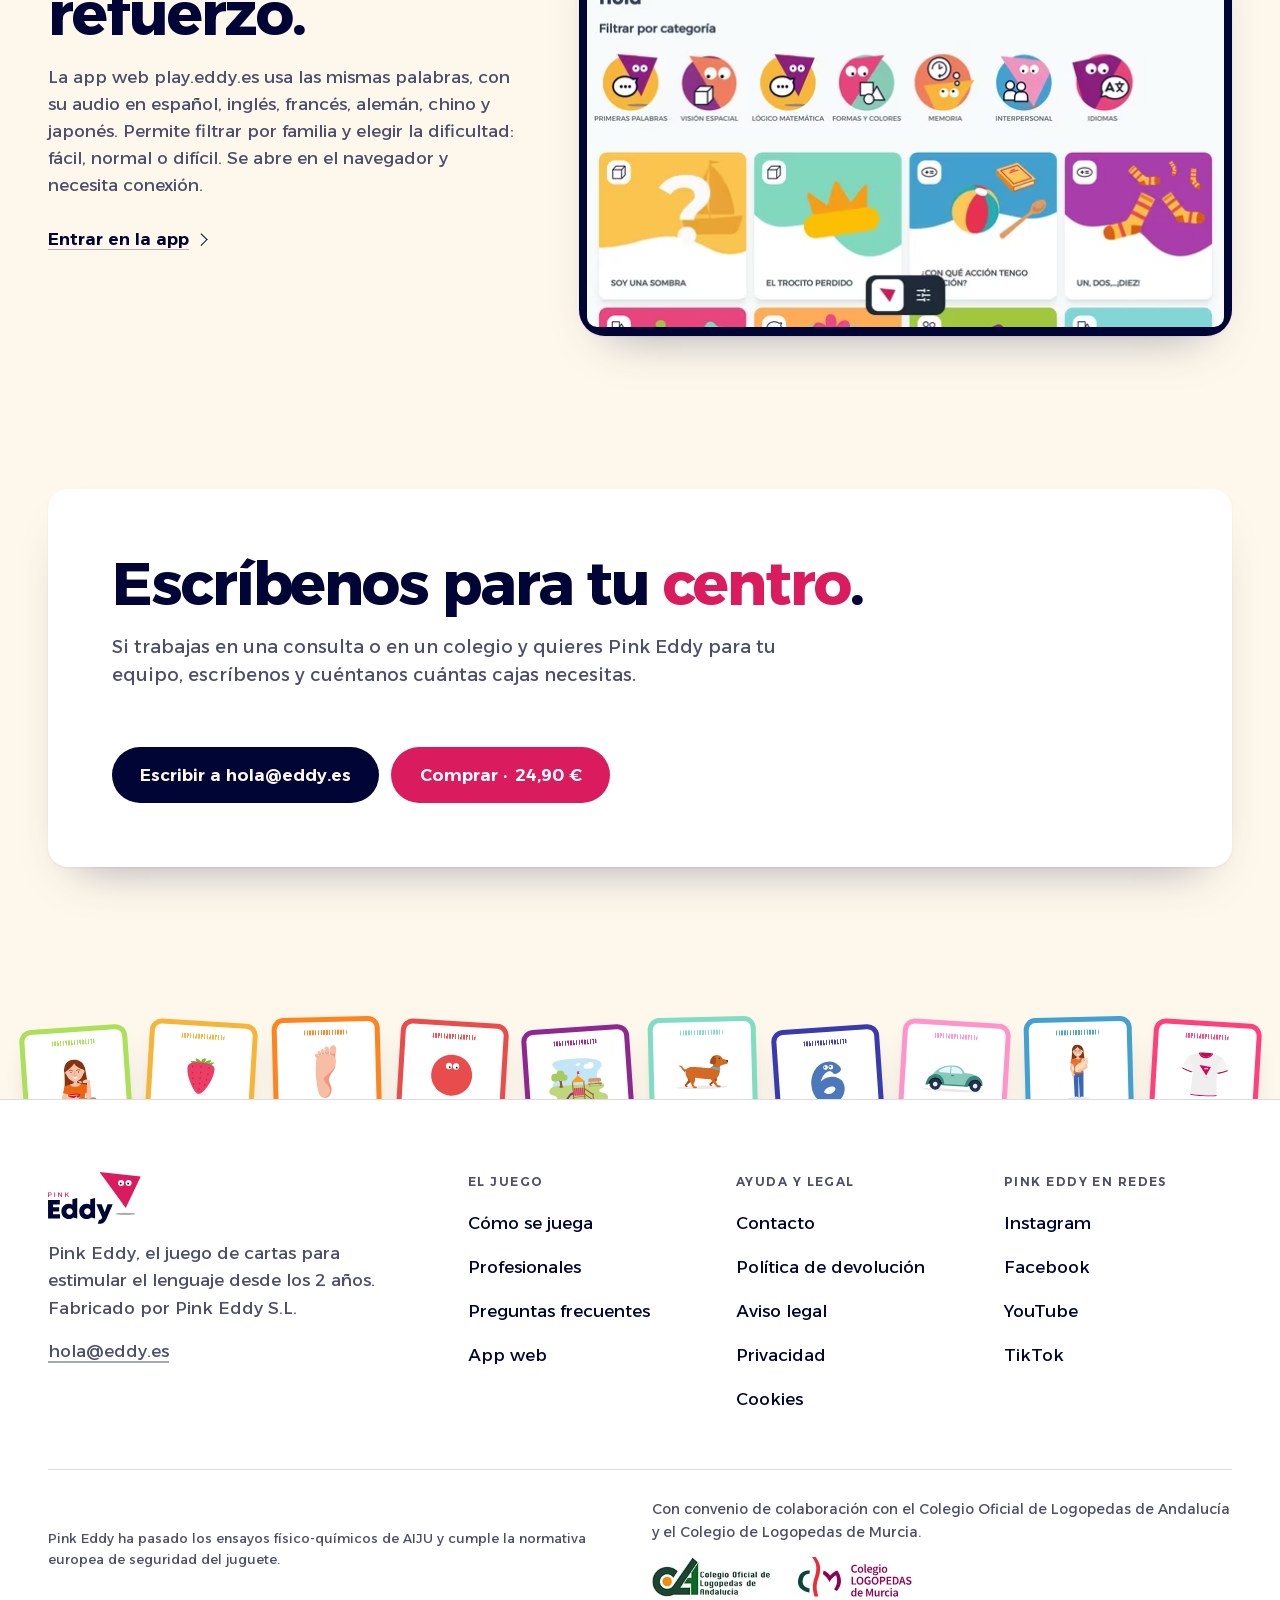
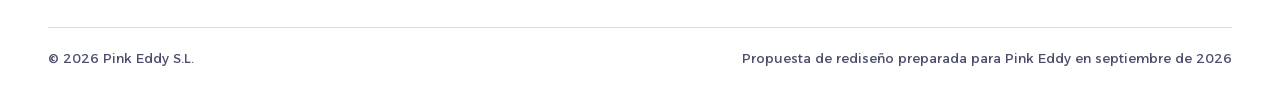
<file: profesionales/index.html>
<!doctype html>
<html lang="es" class="demo">
<head>
<meta charset="utf-8">
<meta name="viewport" content="width=device-width, initial-scale=1">
<title>Tarjetas de logopedia y material para el aula | Pink Eddy</title>
<meta name="description" content="Tarjetas de logopedia para consulta y aula: 125 cartas lavables de vocabulario, en 10 categorías con separadores. App web opcional. Creado con logopedas.">
<!-- DEMO: quitar en producción (DEMO_MODE = False). La propuesta no debe indexarse mientras conviva con eddy.es -->
<meta name="robots" content="noindex, nofollow">
<link rel="canonical" href="https://www.eddy.es/profesionales/">
<meta name="theme-color" content="#FEF8EC">
<meta name="color-scheme" content="light">
<link rel="icon" href="../favicon.svg" type="image/svg+xml">
<link rel="icon" href="../favicon-96.png" type="image/png" sizes="96x96">
<link rel="apple-touch-icon" href="../apple-touch-icon.png">
<link rel="manifest" href="../site.webmanifest">
<meta name="apple-mobile-web-app-title" content="Pink Eddy">
<meta property="og:type" content="website">
<meta property="og:site_name" content="Pink Eddy">
<meta property="og:locale" content="es_ES">
<meta property="og:title" content="Tarjetas de logopedia y material para el aula | Pink Eddy">
<meta property="og:description" content="Tarjetas de logopedia para consulta y aula: 125 cartas lavables de vocabulario, en 10 categorías con separadores. App web opcional. Creado con logopedas.">
<meta property="og:url" content="https://www.eddy.es/profesionales/">
<!-- og:image apunta a la demo para que el enlace se vea al compartirlo. En producción: https://www.eddy.es/assets/img/og.jpg -->
<meta property="og:image" content="https://tubitas.github.io/eddy-propuesta/assets/img/og.jpg">
<meta property="og:image:width" content="1200">
<meta property="og:image:height" content="630">
<meta property="og:image:alt" content="Pink Eddy. Las primeras palabras se juegan. 125 cartas para estimular el lenguaje desde los 2 años">
<meta name="twitter:card" content="summary_large_image">
<meta name="twitter:title" content="Tarjetas de logopedia y material para el aula | Pink Eddy">
<meta name="twitter:description" content="Tarjetas de logopedia para consulta y aula: 125 cartas lavables de vocabulario, en 10 categorías con separadores. App web opcional. Creado con logopedas.">
<meta name="twitter:image" content="https://tubitas.github.io/eddy-propuesta/assets/img/og.jpg">
<link rel="preload" href="../assets/fonts/alexandria.woff2" as="font" type="font/woff2" crossorigin>
<link rel="stylesheet" href="../assets/css/eddy.css?v=20260930181343">
<script>document.documentElement.classList.add('js');setTimeout(function(){if(!window.__eddy)document.documentElement.classList.remove('js')},4000)</script>
<script src="../assets/js/eddy.js?v=20260930181343" defer></script>
<script type="application/ld+json">{"@context":"https://schema.org","@graph":[{"@type":"WebPage","@id":"https://www.eddy.es/profesionales/#pagina","url":"https://www.eddy.es/profesionales/","name":"Pink Eddy para logopedas y docentes","inLanguage":"es","isPartOf":{"@id":"https://www.eddy.es/#web"},"about":{"@id":"https://www.eddy.es/#producto"},"audience":{"@type":"Audience","audienceType":"Logopedas, profesionales de atención temprana y docentes"}},{"@type":"BreadcrumbList","itemListElement":[{"@type":"ListItem","position":1,"name":"Inicio","item":"https://www.eddy.es/"},{"@type":"ListItem","position":2,"name":"Profesionales","item":"https://www.eddy.es/profesionales/"}]}]}</script>
</head>
<body data-precio-eur="24.90" data-demo>
<a class="salto" href="#contenido">Saltar al contenido</a>
<header class="cab" data-cab>
  <p class="cinta">Propuesta de rediseño<span class="cinta__larga"> para Pink Eddy</span>. La web oficial es <a href="https://www.eddy.es/">eddy.es</a></p>
  <div class="cab__caps">
    <a class="cab__logo" href="../" aria-label="Pink Eddy, inicio"><svg xmlns="http://www.w3.org/2000/svg" viewBox="0 0 175.33 98" width="175" height="98" aria-hidden="true" focusable="false"><svg x="0" y="38" width="122.33" height="60" viewBox="0 0 418 205"><g fill="none" transform="translate(.32 .79)"><g fill="#000535"><path d="m77.56 140.97h-44.93v-17.81h39.07v-26.88h-39.07v-17.51h43.49v-28.33h-76.11v118.95h77.55z"/><path d="m157.24 80.99c-6.58-4.08-14.33-6.37-22.8-6.37-28.16 0-48.21 20.37-48.21 48.89s20.06 48.98 48.21 48.98c10.69 0 20.21-3.64 27.68-9.92l26.37 6.81v-132.29l-31.25 7.16v36.75zm-18.57 63.52c-11.84 0-20.54-9.02-20.54-21s8.7-21 20.54-21 20.54 9.02 20.54 21-8.7 21-20.54 21z"/><path d="m272.28 80.99c-6.58-4.08-14.33-6.37-22.8-6.37-28.16 0-48.21 20.37-48.21 48.89s20.06 48.98 48.21 48.98c10.69 0 20.21-3.64 27.68-9.92l26.37 6.81v-132.29l-31.25 7.16v36.75zm-18.57 63.52c-11.84 0-20.54-9.02-20.54-21s8.7-21 20.54-21 20.54 9.02 20.54 21-8.7 21-20.54 21z"/><path d="m365.49 128.18-19.47-50.55h-34.35l37.92 84.18c-4.28 11.42-7.93 14.57-20.02 14.57l-8.69 27.16h10.82c23.69 0 35.06-10.15 47.43-38.23l38.46-87.68h-33.96l-18.15 50.55z"/></g><g fill="#da1b5d"><path d="m20.42 2.64c-2.04-1.76-4.92-2.64-8.64-2.64h-11.78v29.56h4.98v-8.99h6.8c3.72 0 6.59-.92 8.64-2.77 2.04-1.84 3.06-4.43 3.06-7.75s-1.02-5.65-3.06-7.41zm-3.56 12.16c-1.24 1-3 1.5-5.28 1.5h-6.59v-12.03h6.59c2.28 0 4.04.49 5.28 1.46s1.86 2.46 1.86 4.45-.62 3.63-1.86 4.62z"/><path d="m40.25 0h4.98v29.56h-4.98z"/><path d="m85.56 21.7-15.84-21.7h-4.9v29.56h4.99v-21.6l15.75 21.6h4.9v-29.56h-4.9z"/><path d="m135.05 0h-5.87l-14.11 15.88v-15.88h-4.98v29.56h4.98v-7.65l5.04-5.52 9.7 13.17h6l-12.27-16.94z"/></g></g></svg><svg x="97.33" y="0" width="78" height="81" viewBox="0 0 156 162"><g transform="translate(-152.45)"><path d="M251.33,135.32,308.24,16.41,152.45,0Z" fill="#DA1B5D"/><ellipse cx="36.8" cy="4.09" rx="36.8" ry="4.09" transform="translate(213.42 153.91)" fill="#000" fill-opacity=".31"/></g></svg><g><circle cx="138.08" cy="20.75" r="5.75" fill="#fff"/><circle cx="152.08" cy="20.75" r="5.75" fill="#fff"/><circle cx="137.3" cy="21.6" r="1.75" fill="#000535"/><circle cx="151.3" cy="21.6" r="1.75" fill="#000535"/></g></svg></a>
    <nav class="cab__nav" aria-label="Principal"><ul><li><a href="../juegos/">Cómo se juega</a></li><li><a href="../profesionales/" aria-current="page">Profesionales</a></li><li><a href="../preguntas-frecuentes/">Preguntas</a></li></ul></nav>
    <div class="cab__acc">
      <a class="cab__app" href="https://play.eddy.es/"><svg class="cab__app-ico" viewBox="0 0 20 20" width="18" height="18" aria-hidden="true"><rect x="3" y="2" width="14" height="16" rx="3" fill="none" stroke="currentColor" stroke-width="1.8"/><path d="M8.5 7.2v5.6l4.6-2.8z" fill="currentColor"/></svg>Entrar en la app</a>
      <details class="idioma"><summary aria-label="Idioma: español. Cambiar idioma">ES</summary><ul><li><a href="https://www.eddy.es/" hreflang="es" lang="es" aria-current="true">Español<span>ES</span></a></li><li><a href="https://www.eddy.es/en/" hreflang="en" lang="en">English<span>EN</span></a></li><li><a href="https://www.eddy.es/fr/" hreflang="fr" lang="fr">Français<span>FR</span></a></li><li><a href="https://www.eddy.es/de/" hreflang="de" lang="de">Deutsch<span>DE</span></a></li><li><a href="https://www.eddy.es/zh/" hreflang="zh" lang="zh">简体中文<span>ZH</span></a></li><li><a href="https://www.eddy.es/ja/" hreflang="ja" lang="ja">日本語<span>JA</span></a></li><li class="idioma__nota">Las otras versiones son las de eddy.es hoy.</li></ul></details>
      <a class="btn btn--rosa btn--s cab__comprar" href="../#comprar" data-comprar-cab>Comprar</a>
      <a class="cab__menu cab__menu--sinjs" href="#pie">Menú</a>
      <button class="cab__menu" type="button" aria-expanded="false" aria-controls="menu-movil" data-menu-btn><span>Menú</span></button>
    </div>
  </div>
  <div class="menu" id="menu-movil" hidden>
    <nav aria-label="Menú del móvil">
      <ul class="menu__lista"><li><a href="../juegos/">Cómo se juega</a></li><li><a href="../profesionales/">Profesionales</a></li><li><a href="../preguntas-frecuentes/">Preguntas</a></li><li><a href="../#comprar">Comprar</a></li></ul>
      <div class="menu__pie">
        <a class="enlace" href="https://play.eddy.es/">Entrar en la app</a>
        <div><span class="micro micro--noche">Idioma</span><ul class="menu__idiomas" style="margin-top:10px"><li><a href="https://www.eddy.es/" hreflang="es" lang="es">Español</a></li><li><a href="https://www.eddy.es/en/" hreflang="en" lang="en">English</a></li><li><a href="https://www.eddy.es/fr/" hreflang="fr" lang="fr">Français</a></li><li><a href="https://www.eddy.es/de/" hreflang="de" lang="de">Deutsch</a></li><li><a href="https://www.eddy.es/zh/" hreflang="zh" lang="zh">简体中文</a></li><li><a href="https://www.eddy.es/ja/" hreflang="ja" lang="ja">日本語</a></li></ul></div>
      </div>
    </nav>
  </div>
</header>
<main id="contenido">
  <section class="pag-cab" data-heroe aria-labelledby="titulo">
    <div class="contenedor">
      <nav class="migas" aria-label="Estás en"><ol><li><a href="../">Inicio</a></li><li aria-current="page">Profesionales</li></ol></nav>
      <div class="pag-cab__rejilla">
        <div>
          <h1 class="h2" id="titulo">Pink Eddy para logopedas y <em>docentes</em>.</h1>
          <p class="lead">Pink Eddy es material de logopedia para consulta y aula: 125 cartas de vocabulario de polipropileno lavable, ordenadas en 10 familias con sus separadores. La app web es opcional. Está creado con logopedas.</p>
        </div>
        <ul class="abanico sin-lista" aria-hidden="true"><li><div class="carta" style="--c:#43A1D1"><div class="carta__cara"><img src="../assets/cartas/110-medico.svg" width="191" height="157" alt="" decoding="async"><span class="carta__nombre">Médico</span></div></div></li><li><div class="carta" style="--c:#FF94CA"><div class="carta__cara"><img src="../assets/cartas/089-coche.svg" width="191" height="157" alt="" decoding="async"><span class="carta__nombre">Coche</span></div></div></li><li><div class="carta" style="--c:#8F288E"><div class="carta__cara"><img src="../assets/cartas/054-parque.svg" width="191" height="157" alt="" decoding="async"><span class="carta__nombre">Parque</span></div></div></li></ul>
      </div>
    </div>
  </section>

  <section class="seccion" aria-labelledby="obj-t">
    <div class="contenedor">
      <h2 class="h2" id="obj-t" data-reveal>Qué se puede trabajar.</h2>
      <p class="lead" style="margin-top:18px" data-reveal>Cada objetivo, con los juegos de la web que lo trabajan. Sirven para una sesión individual o para grupos de 4 a 6, según el juego.</p>
      <ul class="objetivos" data-stagger="90"><li class="objetivo"><h3 class="h3">Vocabulario y denominación</h3><p class="tinta-2">Emparejar palabra e imagen y aprender a nombrar 125 palabras del día a día.</p><p class="objetivo__juegos"><a href="../juegos/#cesta-de-los-tesoros">Cesta de los tesoros + carta</a><a href="../juegos/#asociaciones">Asociaciones</a><a href="../juegos/#bing-eddy">Bing-Eddy</a></p></li><li class="objetivo"><h3 class="h3">Categorías semánticas</h3><p class="tinta-2">Diez familias con su color y su separador para clasificar y hacer series.</p><p class="objetivo__juegos"><a href="../juegos/#parejas-por-categoria">Parejas por categoría</a><a href="../juegos/#el-tren-de-las-categorias">El tren de las categorías</a><a href="../juegos/#las-casitas-de-eddy">Las casitas de Eddy</a><a href="../juegos/#destino-el-lugar-correcto">Destino: el lugar correcto</a></p></li><li class="objetivo"><h3 class="h3">Comprensión</h3><p class="tinta-2">Órdenes sencillas y adivinanzas para el lenguaje receptivo.</p><p class="objetivo__juegos"><a href="../juegos/#simon-dice">Simón dice… con cartas</a><a href="../juegos/#adivina-adivinanza">Adivina, adivinanza</a><a href="../juegos/#asociaciones">Asociaciones</a></p></li><li class="objetivo"><h3 class="h3">Expresión y narración</h3><p class="tinta-2">Frases cortas e historias a partir de una persona, un objeto y una acción.</p><p class="objetivo__juegos"><a href="../juegos/#mini-historias">Mini historias</a><a href="../juegos/#mimica-con-acciones">Mímica con acciones</a></p></li><li class="objetivo"><h3 class="h3">Atención y memoria visual</h3><p class="tinta-2">Recordar dónde está cada carta y reconocerla entre otras.</p><p class="objetivo__juegos"><a href="../juegos/#donde-esta-la-carta">¿Dónde está la carta?</a><a href="../juegos/#bing-eddy">Bing-Eddy</a></p></li><li class="objetivo"><h3 class="h3">Conceptos básicos</h3><p class="tinta-2">Los números del cero al diez y la familia Colores y formas.</p><p class="objetivo__juegos"><a href="../juegos/#formas-y-colores-en-accion">Formas y colores en acción</a><a href="../juegos/#busca-el-color">Busca el color</a></p></li></ul>
    </div>
  </section>

  <section class="seccion" aria-labelledby="cita-t">
    <div class="contenedor">
      <h2 class="vh" id="cita-t">Lo que cuenta una logopeda</h2>
      <figure class="cita" style="max-width:62rem" data-reveal><blockquote><p>Es un material muy versátil. Puedes trabajar a través del juego todas las áreas del lenguaje y de muchas formas diferentes. En mis sesiones lo uso para trabajar el lenguaje oral (comprensivo y expresivo), la conciencia fonológica (clasificamos palabras según su número de sílabas, buscamos las que empiezan o terminan por el mismo sonido…) y aspectos semánticos. Es muy fácil de manejar y muy atractivo para los niños.</p></blockquote><figcaption><strong>María del Mar López Carvajal</strong><span>Logopeda en el Hospital Mediterráneo y en Avanzamos, Centro Integral de Psicología y Logopedia (Almería)</span></figcaption></figure>
    </div>
  </section>

  <section class="seccion" aria-labelledby="hecho-t">
    <div class="contenedor hecho">
      <div class="foto hecho__foto" data-reveal="foto"><picture><source type="image/avif" srcset="../assets/img/manos-480.avif 480w, ../assets/img/manos-800.avif 800w, ../assets/img/manos-1100.avif 1100w" sizes="(min-width: 900px) 40vw, 100vw"><source type="image/webp" srcset="../assets/img/manos-480.webp 480w, ../assets/img/manos-800.webp 800w, ../assets/img/manos-1100.webp 1100w" sizes="(min-width: 900px) 40vw, 100vw"><img src="../assets/img/manos-800.webp" width="1100" height="1375" alt="Dos manos doblan la carta BAILAR de Pink Eddy para enseñar que es flexible" loading="lazy" decoding="async"></picture></div>
      <div>
        <h2 class="h2" id="hecho-t" data-reveal>Cómo está hecho.</h2>
        <dl class="ficha" data-reveal>
          <dt>Familias</dt><dd>125 cartas en 10 familias. Cada familia tiene su color en el borde, así se ordenan de un vistazo.</dd>
          <dt>Separadores</dt><dd>Uno por familia, para sacar solo las cartas que vas a usar en la sesión.</dd>
          <dt>Material</dt><dd>Polipropileno. Aguanta el agua y se limpia con facilidad entre sesión y sesión.</dd>
          <dt>Tamaño</dt><dd>Una caja pequeña, fácil de llevar de un centro a otro.</dd>
          <dt>Seguridad</dt><dd>Ensayos de AIJU según las normas europeas de seguridad del juguete EN 71-1, EN 71-2 y EN 71-3.</dd>
          <dt>Logopedas</dt><dd>Pink Eddy está creado con logopedas. <span class="nota-demo"><span class="nota-demo__et">Pendiente de Miriam</span> Falta el nombre y el número de colegiada de al menos una de las logopedas, para poder contarlo con datos.</span></dd>
        </dl>
      </div>
    </div>
  </section>


  <section class="seccion" aria-labelledby="refuerzo-t">
    <div class="contenedor formas">
      <div class="formas__solo" data-stagger="120">
        <h2 class="h2" id="refuerzo-t">La app, como refuerzo.</h2>
        <p class="texto tinta-2">La app web play.eddy.es usa las mismas palabras, con su audio en español, inglés, francés, alemán, chino y japonés. Permite filtrar por familia y elegir la dificultad: fácil, normal o difícil. Se abre en el navegador y necesita conexión.</p>
        <a class="enlace" href="https://play.eddy.es/">Entrar en la app</a>
      </div>
      <div class="formas__app formas__app--solo" data-reveal><div class="tablet"><picture><source type="image/avif" srcset="../assets/img/app-play-640.avif 640w, ../assets/img/app-play-960.avif 960w, ../assets/img/app-play-1280.avif 1280w" sizes="(min-width: 1340px) 670px, (min-width: 900px) 50vw, 86vw"><source type="image/webp" srcset="../assets/img/app-play-640.webp 640w, ../assets/img/app-play-960.webp 960w, ../assets/img/app-play-1280.webp 1280w" sizes="(min-width: 1340px) 670px, (min-width: 900px) 50vw, 86vw"><img src="../assets/img/app-play-960.webp" width="1280" height="800" alt="Pantalla de inicio de la app web de Pink Eddy: el filtro por categorías (primeras palabras, memoria, idiomas…) y los primeros juegos" loading="lazy" decoding="async"></picture></div></div>
    </div>
  </section>

  <section class="seccion" aria-labelledby="centro-t">
    <div class="contenedor">
      <div class="cierre contacto" data-reveal>
        <div>
          <h2 class="h2" id="centro-t">Escríbenos para tu <em>centro</em>.</h2>
          <p class="lead" style="margin-top:18px">Si trabajas en una consulta o en un colegio y quieres Pink Eddy para tu equipo, escríbenos y cuéntanos cuántas cajas necesitas.</p>
        </div>
        <div class="contacto__acc">
          <a class="btn btn--noche btn--l" href="mailto:hola@eddy.es?subject=Pink%20Eddy%20para%20mi%20centro">Escribir a hola@eddy.es</a>
          <a class="btn btn--rosa btn--l" href="../#comprar" data-cta-compra>Comprar · <span data-precio>24,90 €</span></a>
        </div>
      </div>
    </div>
  </section>
</main>
<footer class="pie" id="pie">
  <ul class="tren sin-lista" aria-hidden="true"><li><div class="carta carta--mini" style="--c:#ABE058"><div class="carta__cara"><img src="../assets/cartas/003-comer.svg" width="191" height="157" alt="" loading="lazy" decoding="async"><span class="carta__nombre">Comer</span></div></div></li><li><div class="carta carta--mini" style="--c:#F6B539"><div class="carta__cara"><img src="../assets/cartas/016-fresa.svg" width="191" height="157" alt="" loading="lazy" decoding="async"><span class="carta__nombre">Fresa</span></div></div></li><li><div class="carta carta--mini" style="--c:#FF841F"><div class="carta__cara"><img src="../assets/cartas/040-pie.svg" width="191" height="157" alt="" loading="lazy" decoding="async"><span class="carta__nombre">Pie</span></div></div></li><li><div class="carta carta--mini" style="--c:#E94C4D"><div class="carta__cara"><img src="../assets/cartas/044-circulo.svg" width="191" height="157" alt="" loading="lazy" decoding="async"><span class="carta__nombre">Círculo</span></div></div></li><li><div class="carta carta--mini" style="--c:#8F288E"><div class="carta__cara"><img src="../assets/cartas/054-parque.svg" width="191" height="157" alt="" loading="lazy" decoding="async"><span class="carta__nombre">Parque</span></div></div></li><li><div class="carta carta--mini" style="--c:#80DDC3"><div class="carta__cara"><img src="../assets/cartas/069-perro.svg" width="191" height="157" alt="" loading="lazy" decoding="async"><span class="carta__nombre">Perro</span></div></div></li><li><div class="carta carta--mini" style="--c:#3A3AAF"><div class="carta__cara"><img src="../assets/cartas/080-seis.svg" width="191" height="157" alt="" loading="lazy" decoding="async"><span class="carta__nombre">Seis</span></div></div></li><li><div class="carta carta--mini" style="--c:#FF94CA"><div class="carta__cara"><img src="../assets/cartas/089-coche.svg" width="191" height="157" alt="" loading="lazy" decoding="async"><span class="carta__nombre">Coche</span></div></div></li><li><div class="carta carta--mini" style="--c:#43A1D1"><div class="carta__cara"><img src="../assets/cartas/109-mama.svg" width="191" height="157" alt="" loading="lazy" decoding="async"><span class="carta__nombre">Mamá</span></div></div></li><li><div class="carta carta--mini" style="--c:#FF407B"><div class="carta__cara"><img src="../assets/cartas/117-camiseta.svg" width="191" height="157" alt="" loading="lazy" decoding="async"><span class="carta__nombre">Camiseta</span></div></div></li></ul>
  <div class="pie__caja"><div class="contenedor">
    <div class="pie__rejilla">
      <div class="pie__marca"><svg xmlns="http://www.w3.org/2000/svg" viewBox="0 0 175.33 98" width="175" height="98" aria-hidden="true" focusable="false"><svg x="0" y="38" width="122.33" height="60" viewBox="0 0 418 205"><g fill="none" transform="translate(.32 .79)"><g fill="#000535"><path d="m77.56 140.97h-44.93v-17.81h39.07v-26.88h-39.07v-17.51h43.49v-28.33h-76.11v118.95h77.55z"/><path d="m157.24 80.99c-6.58-4.08-14.33-6.37-22.8-6.37-28.16 0-48.21 20.37-48.21 48.89s20.06 48.98 48.21 48.98c10.69 0 20.21-3.64 27.68-9.92l26.37 6.81v-132.29l-31.25 7.16v36.75zm-18.57 63.52c-11.84 0-20.54-9.02-20.54-21s8.7-21 20.54-21 20.54 9.02 20.54 21-8.7 21-20.54 21z"/><path d="m272.28 80.99c-6.58-4.08-14.33-6.37-22.8-6.37-28.16 0-48.21 20.37-48.21 48.89s20.06 48.98 48.21 48.98c10.69 0 20.21-3.64 27.68-9.92l26.37 6.81v-132.29l-31.25 7.16v36.75zm-18.57 63.52c-11.84 0-20.54-9.02-20.54-21s8.7-21 20.54-21 20.54 9.02 20.54 21-8.7 21-20.54 21z"/><path d="m365.49 128.18-19.47-50.55h-34.35l37.92 84.18c-4.28 11.42-7.93 14.57-20.02 14.57l-8.69 27.16h10.82c23.69 0 35.06-10.15 47.43-38.23l38.46-87.68h-33.96l-18.15 50.55z"/></g><g fill="#da1b5d"><path d="m20.42 2.64c-2.04-1.76-4.92-2.64-8.64-2.64h-11.78v29.56h4.98v-8.99h6.8c3.72 0 6.59-.92 8.64-2.77 2.04-1.84 3.06-4.43 3.06-7.75s-1.02-5.65-3.06-7.41zm-3.56 12.16c-1.24 1-3 1.5-5.28 1.5h-6.59v-12.03h6.59c2.28 0 4.04.49 5.28 1.46s1.86 2.46 1.86 4.45-.62 3.63-1.86 4.62z"/><path d="m40.25 0h4.98v29.56h-4.98z"/><path d="m85.56 21.7-15.84-21.7h-4.9v29.56h4.99v-21.6l15.75 21.6h4.9v-29.56h-4.9z"/><path d="m135.05 0h-5.87l-14.11 15.88v-15.88h-4.98v29.56h4.98v-7.65l5.04-5.52 9.7 13.17h6l-12.27-16.94z"/></g></g></svg><svg x="97.33" y="0" width="78" height="81" viewBox="0 0 156 162"><g transform="translate(-152.45)"><path d="M251.33,135.32,308.24,16.41,152.45,0Z" fill="#DA1B5D"/><ellipse cx="36.8" cy="4.09" rx="36.8" ry="4.09" transform="translate(213.42 153.91)" fill="#000" fill-opacity=".31"/></g></svg><g><circle cx="138.08" cy="20.75" r="5.75" fill="#fff"/><circle cx="152.08" cy="20.75" r="5.75" fill="#fff"/><circle cx="137.3" cy="21.6" r="1.75" fill="#000535"/><circle cx="151.3" cy="21.6" r="1.75" fill="#000535"/></g></svg><p>Pink Eddy, el juego de cartas para estimular el lenguaje desde los 2 años. Fabricado por Pink Eddy S.L.</p><p><a href="mailto:hola@eddy.es">hola@eddy.es</a></p></div>
      <nav aria-labelledby="pie-juego"><h2 id="pie-juego">El juego</h2><ul>
        <li><a href="../juegos/">Cómo se juega</a></li><li><a href="../profesionales/">Profesionales</a></li>
        <li><a href="../preguntas-frecuentes/">Preguntas frecuentes</a></li><li><a href="https://play.eddy.es/">App web</a></li></ul></nav>
      <nav aria-labelledby="pie-ayuda"><h2 id="pie-ayuda">Ayuda y legal</h2><ul>
        <li><a href="https://www.eddy.es/contacto/">Contacto</a></li><li><a href="https://www.eddy.es/politica-de-devolucion/">Política de devolución</a></li>
        <li><a href="https://www.eddy.es/aviso-legal/">Aviso legal</a></li><li><a href="https://www.eddy.es/politica-de-privacidad/">Privacidad</a></li>
        <li><a href="https://www.eddy.es/politica-de-cookies/">Cookies</a></li></ul></nav>
      <nav aria-labelledby="pie-redes"><h2 id="pie-redes">Pink Eddy en redes</h2><ul>
        <li><a href="https://www.instagram.com/soyeddycards">Instagram</a></li><li><a href="https://www.facebook.com/soyeddycards">Facebook</a></li>
        <li><a href="https://www.youtube.com/@soyeddycards">YouTube</a></li><li><a href="https://www.tiktok.com/@soyeddycards">TikTok</a></li></ul></nav>
    </div>
    <div class="pie__sellos">
      <p class="pie__aiju">Pink Eddy ha pasado los ensayos físico-químicos de AIJU y cumple la normativa europea de seguridad del juguete.</p>
      <div class="pie__colegios"><p>Con convenio de colaboración con el Colegio Oficial de Logopedas de Andalucía y el Colegio de Logopedas de Murcia.</p><p class="pie__logos"><a href="https://coloan.org"><img src="../assets/img/colegio-andalucia.webp" width="177" height="60" alt="Colegio Oficial de Logopedas de Andalucía" loading="lazy"></a><a href="https://logopedasmurcia.es"><img src="../assets/img/colegio-murcia.svg" width="174" height="60" alt="Colegio de Logopedas de Murcia" loading="lazy"></a></p></div>
    </div>
    <div class="pie__legal"><span>© 2026 Pink Eddy S.L.</span><span>Propuesta de rediseño preparada para Pink Eddy en septiembre de 2026</span></div>
  </div></div>
</footer><aside class="barra" data-barra aria-label="Compra rápida" inert aria-hidden="true"><p class="barra__txt"><strong>Pink Eddy</strong><span><span data-precio>24,90 €</span> · envío gratis en 24 h</span></p><a class="btn btn--rosa btn--s" href="../#comprar">Comprar</a></aside></body>
</html>
</file>
<file: assets/css/eddy.css>
/* Pink Eddy · propuesta de rediseño (septiembre 2026)
   Un solo CSS, sin framework. Móvil primero.
   Reglas de la casa:
   - Color: texto azul noche, fondo crema, rosa Eddy como único acento (botón de compra,
     palabra en cursiva del H1 y micro-etiquetas). Los colores de familia solo en cartas y fichas.
   - Radios: 20 px en superficies y fotos, 10 px en miniaturas, píldora en botones y chips.
     Las cartas llevan su propio radio proporcional, como las de verdad.
   - Movimiento: solo opacity y transform, 600-900 ms, cubic-bezier(.22,.61,.36,1).
     Todo se apaga con prefers-reduced-motion. Lo que se oculta para animar depende de html.js. */

/* ---------- Fuentes (OFL 1.1, autoalojadas, recortadas a latín) ----------
   Una sola familia, la de la marca: titulares en 700 con tracking negativo, texto en 400.
   Alexandria: variable 300-700 (21 KB). */
@font-face{font-family:'Alexandria';font-style:normal;font-weight:300 700;font-display:swap;src:url('../fonts/alexandria.woff2') format('woff2')}
/* Respaldo con métricas ajustadas: el texto no salta cuando llega la fuente (CLS 0) */
/* Android y Linux no traen Georgia: respaldo con Noto Serif y DejaVu Serif, cada uno con sus métricas */
@font-face{font-family:'Alexandria-fb';src:local('Arial'),local('Helvetica Neue'),local('Roboto');size-adjust:109%;ascent-override:88%;descent-override:23%;line-gap-override:0%}

/* ---------- Tokens ---------- */
:root{
  --noche:#000535;
  --rosa:#DA1B5D;            /* blanco sobre rosa 4,89:1 · rosa sobre crema 4,62:1 */
  --rosa-hover:#BD1450;
  --crema:#FEF8EC;
  --blanco:#FFFFFF;
  --tinta-2:#4C4E6C;         /* texto secundario: 7,6:1 sobre crema */
  --filete:rgba(0,5,53,.14);
  --velo:rgba(254,248,236,.78);
  --sombra:0 1px 2px rgba(0,5,53,.06),0 24px 48px -28px rgba(0,5,53,.38);
  --sombra-carta:0 1px 1px rgba(0,5,53,.08),0 14px 28px -16px rgba(0,5,53,.42);
  --ease:cubic-bezier(.22,.61,.36,1);
  --r:20px; --r-s:10px;
  --gutter:16px; --max:1240px;
  --cab-h:64px;
  --cinta-h:0px;            /* la cinta «Propuesta de rediseño» solo existe en la demo */
  --top:calc(var(--cinta-h) + var(--cab-h));
  --sp:clamp(72px,12vw,176px);
  --f-display:'Alexandria','Alexandria-fb',system-ui,-apple-system,'Segoe UI',sans-serif;
  --f-texto:'Alexandria','Alexandria-fb',system-ui,-apple-system,'Segoe UI',sans-serif;
  color-scheme:light;
}
@media (min-width:768px){:root{--gutter:32px;--cab-h:72px}}
.demo{--cinta-h:32px}
@media (min-width:1200px){:root{--gutter:48px}}

/* ---------- Base ---------- */
*,*::before,*::after{box-sizing:border-box}
html{-webkit-text-size-adjust:100%;text-size-adjust:100%;scroll-padding-top:calc(var(--top) + 32px)}
@media (prefers-reduced-motion:no-preference){html{scroll-behavior:smooth}}
@media (max-width:899px){html{scroll-padding-bottom:96px}} /* la barra de compra no tapa lo enfocado */
body{margin:0;background:var(--crema);color:var(--noche);font-family:var(--f-texto);font-size:1rem;line-height:1.6;font-weight:400;-webkit-font-smoothing:antialiased;-moz-osx-font-smoothing:grayscale;overflow-x:clip;text-rendering:optimizeLegibility}
@media (min-width:768px){body{font-size:1.0625rem}}
img,svg,picture,video,iframe{display:block;max-width:100%}
img{height:auto}
h1,h2,h3,p,ul,ol,dl,dd,figure,blockquote{margin:0}
ul,ol{padding:0}
ul[role=list],.sin-lista{list-style:none}
a{color:inherit;text-decoration-thickness:1.5px;text-underline-offset:.22em;text-decoration-color:rgba(0,5,53,.35);transition:text-decoration-color .3s var(--ease),color .3s var(--ease)}
a:hover{text-decoration-color:currentColor}
button,input{font:inherit;color:inherit}
button{cursor:pointer}
strong,b{font-weight:600}
::selection{background:var(--noche);color:var(--crema)}
:focus-visible{outline:3px solid var(--noche);outline-offset:3px;border-radius:6px}
.vh{position:absolute!important;width:1px;height:1px;padding:0;margin:-1px;overflow:hidden;clip:rect(0 0 0 0);white-space:nowrap;border:0}
.salto{position:fixed;left:16px;top:12px;z-index:100;background:var(--noche);color:var(--crema);padding:12px 18px;border-radius:999px;font-weight:600;text-decoration:none;transform:translateY(-160%)}
.salto:focus{transform:none}
.contenedor{width:min(100% - 2*var(--gutter),var(--max));margin-inline:auto}
.seccion{padding-top:var(--sp)}
.heroe+.seccion{padding-top:clamp(64px,6vw,88px)}
[hidden]{display:none!important}

/* ---------- Tipografía (tres registros) ---------- */
.titular,.h1,.h2,.h3{font-family:var(--f-display);font-weight:700;letter-spacing:-.035em;font-synthesis:none;color:var(--noche);text-wrap:balance}
.h1{font-size:clamp(2.5rem,1.4rem + 4.6vw,5.25rem);line-height:1;letter-spacing:-.04em}
.h2{font-size:clamp(2rem,1.2rem + 3.2vw,3.75rem);line-height:1.04;letter-spacing:-.035em}
.h3{font-size:clamp(1.5rem,1.2rem + 1vw,2rem);line-height:1.12;letter-spacing:-.015em}
.h1 em,.h2 em,.h3 em,.frase em{font-style:normal;font-weight:inherit;color:var(--rosa)}
h1 em{color:var(--rosa)}
.micro{display:block;font-family:var(--f-texto);font-size:.75rem;line-height:1.3;font-weight:600;letter-spacing:.12em;text-transform:uppercase;color:var(--rosa)}
.micro--noche{color:var(--tinta-2)}
.lead{font-size:1.0625rem;line-height:1.55;color:var(--tinta-2);max-width:38rem;text-wrap:pretty}
@media (min-width:768px){.lead{font-size:1.125rem}}
.texto{max-width:36rem;text-wrap:pretty}
.texto p+p{margin-top:1em}
.tinta-2{color:var(--tinta-2)}

/* ---------- Botones ---------- */
.btn{--h:48px;display:inline-flex;align-items:center;justify-content:center;gap:.5em;min-height:var(--h);padding:0 1.35em;border-radius:999px;border:1.5px solid transparent;font-weight:600;font-size:1rem;line-height:1.1;text-decoration:none;white-space:nowrap;transition:background-color .35s var(--ease),color .35s var(--ease),border-color .35s var(--ease),transform .35s var(--ease)}
.btn:active{transform:translateY(1px) scale(.99)}
.btn--l{--h:56px;font-size:1.0625rem;padding:0 1.6em}
.btn--s{--h:44px;font-size:.9375rem;padding:0 1.1em}
.btn--rosa{background:var(--rosa);color:var(--blanco)}
.btn--rosa:hover{background:var(--rosa-hover)}
.btn--noche{background:var(--noche);color:var(--crema)}
.btn--noche:hover{background:#1A1F55}
.btn--fantasma{border-color:var(--noche);color:var(--noche);background:transparent}
.btn--fantasma:hover{background:var(--noche);color:var(--crema)}
.btn[disabled],.btn[aria-disabled=true]{opacity:.55;cursor:not-allowed}
.btn .precio-btn{font-variant-numeric:tabular-nums;font-weight:500}
.enlace{display:inline-flex;align-items:center;gap:.45em;min-height:44px;font-weight:600;text-decoration:underline;text-decoration-color:rgba(0,5,53,.3)}
.enlace::after{content:"";width:.5em;height:.5em;border-top:1.5px solid currentColor;border-right:1.5px solid currentColor;transform:rotate(45deg);transition:transform .35s var(--ease)}
.enlace:hover::after{transform:translateX(3px) rotate(45deg)}

/* ---------- Cabecera flotante ---------- */
.cab{position:fixed;inset:0 0 auto 0;z-index:50;padding:10px var(--gutter) 0;view-transition-name:cabecera;pointer-events:none}
.cinta{pointer-events:auto;display:block;height:var(--cinta-h);margin:-10px calc(-1*var(--gutter)) 10px;padding:0 12px;background:var(--noche);color:var(--crema);font-size:.8125rem;line-height:var(--cinta-h);text-align:center;white-space:nowrap;overflow:hidden;text-overflow:ellipsis}
.cinta a{color:var(--crema);text-decoration-color:rgba(254,248,236,.6)}
.cinta a:focus-visible{outline-color:var(--crema);outline-offset:1px}
@media (max-width:599px){.cinta__larga{display:none}}
@media (max-width:389px){.cinta{font-size:.75rem}}
.cab__caps{pointer-events:auto;position:relative;display:flex;align-items:center;gap:12px;max-width:calc(var(--max) + 24px);margin-inline:auto;height:var(--cab-h);padding:0 8px 0 14px;border-radius:999px;border:1px solid transparent;transition:background-color .5s var(--ease),border-color .5s var(--ease),box-shadow .5s var(--ease)}
.cab.is-flotando .cab__caps{background:var(--velo);border-color:var(--filete);box-shadow:0 12px 32px -20px rgba(0,5,53,.35);-webkit-backdrop-filter:saturate(1.4) blur(14px);backdrop-filter:saturate(1.4) blur(14px)}
.cab__logo{display:flex;align-items:center;min-height:44px;margin-right:auto;border-radius:8px}
.cab__logo svg{width:auto;height:38px}
@media (min-width:768px){.cab__logo svg{height:44px}}
.cab__nav{display:none}
.cab__nav ul{display:flex;gap:4px;list-style:none}
.cab__nav a,.cab__app{display:inline-flex;align-items:center;min-height:44px;padding:0 14px;border-radius:999px;text-decoration:none;font-size:.9375rem;font-weight:500;transition:background-color .3s var(--ease)}
.cab__nav a:hover,.cab__app:hover{background:rgba(0,5,53,.06)}
.cab__nav a[aria-current=page]{text-decoration:underline;text-decoration-color:var(--noche);text-decoration-thickness:2px;text-underline-offset:.4em}
.cab__app{display:none;color:var(--tinta-2);font-size:.875rem}
.cab__acc{display:flex;align-items:center;gap:6px}
.cab__menu{display:inline-flex;align-items:center;min-height:44px;min-width:44px;padding:0 14px;border-radius:999px;border:1.5px solid var(--noche);background:transparent;font-weight:600;font-size:.9375rem}
html:not(.js) .cab__menu{display:none}
.cab__menu--sinjs{display:none;text-decoration:none}
html:not(.js) .cab__menu--sinjs{display:inline-flex} /* sin JS, «Menú» baja al pie, donde están todos los enlaces */
/* Móvil: un solo «Comprar» a la vista. El de la cabecera se esconde mientras se ven el del héroe o la barra */
@keyframes aparece{from{opacity:0;transform:translateY(-4px)}to{opacity:1;transform:none}}
@media (max-width:899px){.js .cab__comprar[data-oculto]{display:none}.js .cab__comprar{animation:aparece .45s var(--ease) both}}
@media (min-width:1000px){
  .cab__nav{display:block;margin-right:auto}
  .cab__logo{margin-right:12px}
  .cab__app{display:inline-flex}
  .cab__menu{display:none!important}
}
/* Selector de idioma: <details> nativo, funciona sin JS */
.idioma{position:relative}
.idioma summary{list-style:none;display:inline-flex;align-items:center;gap:6px;min-height:44px;min-width:44px;padding:0 12px;border-radius:999px;font-size:.875rem;font-weight:600;cursor:pointer}
.idioma summary::-webkit-details-marker{display:none}
.idioma summary::after{content:"";width:6px;height:6px;border-right:1.5px solid currentColor;border-bottom:1.5px solid currentColor;transform:translateY(-2px) rotate(45deg);transition:transform .3s var(--ease)}
.idioma[open] summary::after{transform:translateY(1px) rotate(225deg)}
.idioma summary:hover{background:rgba(0,5,53,.06)}
.idioma ul{position:absolute;right:0;top:calc(100% + 8px);min-width:196px;padding:8px;list-style:none;background:var(--blanco);border:1px solid var(--filete);border-radius:var(--r);box-shadow:var(--sombra)}
.idioma li a{display:flex;justify-content:space-between;gap:12px;min-height:44px;align-items:center;padding:0 12px;border-radius:var(--r-s);text-decoration:none;font-size:.9375rem}
.idioma li a:hover{background:var(--crema)}
.idioma li a span{color:var(--tinta-2);font-size:.75rem;letter-spacing:.08em}
.idioma__nota{padding:8px 12px 4px;font-size:.75rem;color:var(--tinta-2);line-height:1.4}
.cab .idioma{display:none}
@media (min-width:1000px){.cab .idioma{display:block}}
/* Menú móvil */
.menu{pointer-events:auto;position:fixed;inset:0;z-index:-1;background:var(--crema);padding:calc(var(--top) + 36px) var(--gutter) 32px;overflow-y:auto;opacity:0;transform:translateY(-12px);transition:opacity .45s var(--ease),transform .45s var(--ease)}
.menu.is-abierto{opacity:1;transform:none}
.menu__lista{list-style:none;display:grid;gap:4px}
.menu__lista a{display:flex;align-items:center;min-height:56px;font-family:var(--f-display);font-size:2.25rem;letter-spacing:-.02em;text-decoration:none;line-height:1.1}
.menu__pie{margin-top:32px;padding-top:24px;border-top:1px solid var(--filete);display:grid;gap:20px}
.menu__idiomas{display:flex;flex-wrap:wrap;gap:8px;list-style:none}
.menu__idiomas a{display:inline-flex;align-items:center;min-height:44px;padding:0 14px;border:1px solid var(--filete);border-radius:999px;text-decoration:none;font-size:.9375rem}
body.sin-scroll{overflow:hidden}

/* ---------- Carta de Pink Eddy (la de verdad, en HTML) ---------- */
.carta{display:block;container-type:inline-size;width:100%}
.cara{display:block}
.foto picture,.galeria__foto picture,.video__play picture,.sangre picture{display:block;height:100%}
.carta__cara{position:relative;aspect-ratio:1/1.06;display:grid;grid-template-rows:auto 1fr auto;align-items:center;background:var(--blanco);border:5.5cqw solid var(--c,#ccc);border-radius:11cqw;padding:7cqw 6cqw 6.5cqw;box-shadow:var(--sombra-carta)}
.carta__cara::before{content:"";justify-self:center;width:40cqw;height:5.5cqw;background:repeating-linear-gradient(90deg,var(--c,#ccc) 0 1.3cqw,transparent 1.3cqw 2.6cqw);border-radius:1cqw;opacity:.95}
.carta__cara img{width:86%;height:auto;justify-self:center;align-self:center}
.carta__nombre{display:block;text-align:center;font-family:var(--f-texto);font-weight:600;font-size:8.6cqw;line-height:1.05;letter-spacing:.05em;text-transform:uppercase;color:var(--noche);overflow-wrap:anywhere}
.carta--mini .carta__nombre{font-size:9.6cqw}

/* ---------- Héroe ---------- */
.heroe{padding-top:calc(var(--top) + 34px)}
.heroe__rejilla{display:grid;gap:28px;align-items:center}
@media (max-width:899px){.heroe{padding-top:calc(var(--top) + 18px)}.heroe__rejilla{gap:14px}.escena{order:-1}.heroe .micro{margin-bottom:12px}.heroe__sub{margin-top:16px}.heroe__cta{margin-top:22px}}
@media (min-width:900px){
  .heroe{padding-top:calc(var(--top) + 24px)}
  .heroe__rejilla{grid-template-columns:minmax(0,1.02fr) minmax(0,.98fr);gap:32px;min-height:clamp(420px,52svh,600px)}
}
/* Portátiles bajos (1280×720, 1366×768): titular y escena se ajustan al alto para que la banda de cifras quepa en la primera pantalla */
@media (min-width:900px) and (max-height:820px){
  .heroe .h1{font-size:min(clamp(2.5rem,1.4rem + 4.6vw,5.25rem),10svh)}
  .heroe .escena{max-width:min(600px,100%,calc((100svh - 290px) * 1.111))}
}
.heroe .micro{margin-bottom:18px}
.h1 .linea{display:block}
.heroe__sub{margin-top:22px;max-width:35rem}
.heroe__cta{display:flex;flex-wrap:wrap;gap:12px;margin-top:28px}
@media (max-width:420px){.heroe__cta .btn{flex:1 1 auto}}
/* Escena: caja + abanico de cartas */
.escena{position:relative;width:100%;max-width:min(600px,100%);margin-inline:auto;aspect-ratio:600/540;container-type:inline-size;background:var(--crema)}
.escena__mov{position:absolute;inset:0;will-change:transform;background:var(--crema)}
.escena__caja{position:absolute;left:50%;bottom:0;width:52%;transform:translateX(-50%)}
.escena__caja{mix-blend-mode:multiply}
.escena__caja img{width:100%}
.escena__par{position:absolute;width:22cqw;will-change:transform}
.escena__par .carta{transform:rotate(var(--r))}
.escena__par--detras{z-index:0}
.escena__par--delante{z-index:2}
.escena__caja{z-index:1}
@media (max-width:599px){.escena__par--opc{display:none}}
@media (max-width:599px){.escena{max-width:min(100%,300px)}}
@media (min-width:600px) and (max-width:899px){.escena{max-width:440px}}
/* Banda de prueba */
.banda{display:grid;grid-template-columns:repeat(2,minmax(0,1fr));gap:22px 16px;margin-top:40px;padding-top:22px;border-top:1px solid var(--filete)}
@media (min-width:900px){.banda{grid-template-columns:repeat(4,minmax(0,1fr));margin-top:28px}}
.banda__num{display:block;font-family:var(--f-display);font-size:clamp(2.25rem,1.6rem + 2vw,3.25rem);line-height:1;letter-spacing:-.03em;font-weight:700;font-variant-numeric:lining-nums tabular-nums}
.banda__txt{display:block;margin-top:8px;font-size:.75rem;letter-spacing:.12em;text-transform:uppercase;font-weight:600;color:var(--tinta-2);line-height:1.35}

/* ---------- Frase editorial ---------- */
.editorial{display:grid;gap:36px}
@media (min-width:900px){.editorial{grid-template-columns:minmax(0,8fr) minmax(0,4fr);gap:64px;align-items:end}}
.frase{font-family:var(--f-display);font-size:clamp(2rem,1.25rem + 3vw,4rem);line-height:1.08;letter-spacing:-.024em;font-weight:600;text-wrap:balance}
.frase .linea{display:block;overflow:clip;padding-bottom:.1em;margin-bottom:-.1em}
.frase .linea__in{display:block}
.editorial__lado{display:grid;gap:14px;color:var(--tinta-2);padding-bottom:6px}
.editorial__lado strong{color:var(--noche)}

/* ---------- Qué hay en la caja ---------- */
.caja{display:grid;gap:40px}
@media (min-width:900px){.caja{grid-template-columns:minmax(0,7fr) minmax(0,5fr);gap:72px;align-items:start}}
.foto{border-radius:var(--r);overflow:hidden;background:#EEE9E0}
.foto img{width:100%;height:100%;object-fit:cover}
.caja__foto{aspect-ratio:7/6}
@media (min-width:900px){.caja__foto{position:sticky;top:calc(var(--top) + 40px)}}
.caja__txt .h2{margin-top:14px;font-size:clamp(2rem,1.2rem + 2.6vw,3.25rem)}
.caja__txt .lead{margin-top:20px}
.ficha{margin-top:32px;display:grid;grid-template-columns:7.9rem 1fr;border-bottom:1px solid var(--filete)}
@media (min-width:600px){.ficha{grid-template-columns:minmax(7.5rem,9.5rem) 1fr}}
.ficha dt,.ficha dd{padding:14px 0;border-top:1px solid var(--filete)}
.ficha dt{font-size:.75rem;letter-spacing:.1em;text-transform:uppercase;font-weight:600;color:var(--tinta-2);padding-right:12px;padding-top:17px}
.ficha dd{font-size:1rem}
.ficha .ficha__precio{font-family:var(--f-display);font-size:1.75rem;line-height:1.1;letter-spacing:-.01em;font-weight:700}
.ficha small{display:block;color:var(--tinta-2);font-size:.875rem}

/* ---------- Familias ---------- */
.familias__cab{display:grid;gap:18px;max-width:52rem}
.familias__indice{position:relative;display:flex;flex-wrap:wrap;gap:8px;margin-top:36px;list-style:none}
@media (max-width:767px){.familias__indice{flex-wrap:nowrap;overflow-x:auto;scroll-snap-type:x proximity;margin-inline:calc(-1*var(--gutter));padding:4px var(--gutter) 12px;scroll-padding-inline:var(--gutter);scrollbar-width:none;overscroll-behavior-x:contain}.familias__indice::-webkit-scrollbar{display:none}.familias__indice li{flex:none;scroll-snap-align:start}}
.chip{position:relative;z-index:1;display:inline-flex;align-items:center;gap:10px;min-height:44px;padding:0 16px 0 12px;border-radius:999px;background:var(--blanco);border:1px solid var(--filete);text-decoration:none;font-weight:500;font-size:.9375rem;transition:color .35s var(--ease),border-color .35s var(--ease)}
.chip__punto{width:16px;height:16px;border-radius:50%;background:var(--c);box-shadow:inset 0 0 0 1px rgba(0,5,53,.12);flex:none}
.chip__n{font-size:.75rem;color:var(--tinta-2);font-variant-numeric:tabular-nums;transition:color .35s var(--ease)}
.chip:hover{border-color:rgba(0,5,53,.4)}
.chip[aria-selected=true]{color:var(--crema);border-color:var(--noche);background:transparent}
.chip[aria-selected=true] .chip__n{color:rgba(254,248,236,.8)}
.familias__ind{position:absolute;left:0;top:0;z-index:0;border-radius:999px;background:var(--noche);transform-origin:0 0;pointer-events:none;opacity:0}
.familias__ind.is-listo{opacity:1}
.familias__paneles{margin-top:40px}
.familia{display:grid;gap:28px;padding-block:8px}
html:not(.js) .familia+.familia{margin-top:56px;padding-top:40px;border-top:1px solid var(--filete)}
@media (min-width:900px){.familia{grid-template-columns:minmax(0,4fr) minmax(0,8fr);gap:56px;align-items:start}}
.familia__info{display:grid;gap:12px;align-content:start}
.familia__color{display:block;width:40px;height:10px;border-radius:5px;background:var(--c)}
/* Solo se ve la primera familia desde el principio: las demás no piden sus dibujos hasta que se eligen */
.js .familias__paneles:not(.is-listo) .familia:not(:first-child){display:none}
.familia__cuenta{color:var(--tinta-2)}
.rejilla-cartas{display:grid;grid-auto-flow:column;grid-auto-columns:104px;gap:12px;list-style:none;overflow-x:auto;scroll-snap-type:x proximity;margin-inline:calc(-1*var(--gutter));padding:6px var(--gutter) 18px;scroll-padding-inline:var(--gutter);scrollbar-width:thin}
.rejilla-cartas li{scroll-snap-align:start}
html:not(.js) .rejilla-cartas{grid-auto-flow:row;grid-template-columns:repeat(auto-fill,minmax(98px,1fr));overflow:visible;margin-inline:0;padding-inline:0}
@media (min-width:768px){.rejilla-cartas{grid-auto-flow:row;grid-auto-columns:auto;grid-template-columns:repeat(auto-fill,minmax(112px,1fr));gap:18px 16px;overflow:visible;margin-inline:0;padding:0}}
.rejilla-cartas li{min-width:0}

/* ---------- Pruébalo: ¿Dónde está la carta? ---------- */
.juego{display:grid;gap:32px;background:var(--blanco);border-radius:var(--r);padding:clamp(22px,5vw,64px);box-shadow:var(--sombra)}
@media (min-width:900px){.juego{grid-template-columns:minmax(0,5fr) minmax(0,7fr);gap:56px;align-items:center}}
.juego__txt{display:grid;gap:16px;align-content:start}
.juego__pregunta{font-family:var(--f-texto);font-size:clamp(1.25rem,1.1rem + .4vw,1.375rem);line-height:1.25;font-weight:600;min-height:2.5em;display:flex;align-items:flex-end}
/* Móvil: primero la pregunta, luego las cartas y debajo los botones */
@media (max-width:899px){.juego{gap:16px}.juego__txt{display:contents}.juego__pregunta{order:1;min-height:0;margin-top:8px}.juego__mesa{order:2;margin-block:4px 2px}.juego__estado{order:3;min-height:2.6em}.juego__botones{order:4}}
.juego__estado{min-height:3.2em;color:var(--tinta-2)}
.juego__botones{display:flex;flex-wrap:wrap;gap:10px}
.juego__mesa{display:grid;grid-template-columns:repeat(3,minmax(0,1fr));gap:clamp(10px,2.2vw,28px);perspective:1400px;list-style:none;align-items:start}
.juego__carta{display:block;width:100%;padding:0;border:0;background:none;border-radius:11%;-webkit-tap-highlight-color:transparent;transition:transform .5s var(--ease)}
.juego__carta:not([disabled]):hover{transform:translateY(-4px)}
.juego__carta[disabled]{cursor:default}
.giro{position:relative;display:grid;transform-style:preserve-3d;transition:transform .8s var(--ease)}
.giro>.cara{grid-area:1/1;backface-visibility:hidden;-webkit-backface-visibility:hidden}
.cara--dorso{transform:rotateY(180deg)}
.is-abajo .giro{transform:rotateY(180deg)}
.dorso{container-type:inline-size}
/* Reverso neutro: no es el de las cartas reales (no lo hemos visto), solo una carta boca abajo */
.dorso__cara{aspect-ratio:1/1.06;border-radius:11cqw;background:var(--blanco);border:5.5cqw solid #E4DDD0;box-shadow:var(--sombra-carta);display:grid;place-items:center}
.dorso__q{font-family:var(--f-display);font-size:42cqw;line-height:1;color:rgba(0,5,53,.3)}
.juego__carta.is-bien .carta__cara{box-shadow:0 0 0 4px var(--crema),0 0 0 7px var(--noche),var(--sombra-carta)}
html:not(.js) .juego__botones,html:not(.js) .juego__pregunta{display:none}
.juego__nota{margin-top:28px;display:flex;flex-wrap:wrap;gap:8px 24px;align-items:center;justify-content:space-between;color:var(--tinta-2)}

/* ---------- Dos formas de jugar ---------- */
.formas{display:grid;gap:48px}
@media (min-width:900px){.formas{grid-template-columns:minmax(0,5fr) minmax(0,7fr);gap:64px;align-items:stretch}}
.formas__solo{display:grid;gap:18px;align-content:start}
.formas__gigante{display:block;font-family:var(--f-display);font-size:clamp(6rem,4rem + 9vw,11rem);line-height:.8;letter-spacing:-.05em;font-weight:600;margin-bottom:.12em}
.formas__app{position:relative;display:grid;gap:18px;background:var(--blanco);border-radius:var(--r);padding:clamp(24px,4vw,48px);overflow:hidden;box-shadow:var(--sombra)}
/* Captura real de play.eddy.es dentro de un marco de tablet hecho con CSS */
.tablet{background:var(--noche);padding:clamp(7px,1.3%,14px);border-radius:clamp(14px,2.2vw,26px);box-shadow:var(--sombra)}
.tablet picture,.tablet img{display:block;width:100%;border-radius:clamp(5px,.8vw,10px)}
@media (min-width:900px){.formas__app{grid-template-columns:minmax(0,1fr) minmax(0,1.15fr);align-items:center}.formas__app>.tablet{order:2}}
.formas__app--solo{display:block;padding:0;background:none;box-shadow:none;overflow:visible}
@media (min-width:900px){.formas__app--solo{align-self:center}}

/* ---------- Resistentes ---------- */
.resiste__cab{display:grid;gap:22px}
@media (min-width:900px){.resiste__cab{grid-template-columns:minmax(0,6fr) minmax(0,5fr);gap:64px;align-items:end}}
.sangre{position:relative;margin-top:48px;height:clamp(300px,52vw,700px);overflow:hidden;background:#DCDCDA}
/* object-position abajo: GATO y GUITARRA, que son la prueba de que las cartas se mojan, quedan enteras de 768 a 1920 px */
.sangre img{position:absolute;left:0;top:-9%;width:100%;height:118%;object-fit:cover;object-position:50% 92%;will-change:transform}
.resiste__pie{display:grid;gap:28px;margin-top:28px;position:relative;z-index:1}
.resiste__foto{order:-1;aspect-ratio:1/1;border:8px solid var(--crema);border-radius:calc(var(--r) + 8px);width:min(72%,420px);justify-self:end}
.resiste__foto img{object-position:50% 40%}
@media (min-width:900px){.resiste__pie{grid-template-columns:minmax(0,6fr) minmax(0,5fr);gap:64px;margin-top:-64px;align-items:end}.resiste__foto{order:0;width:min(100%,420px)}}
.aiju{display:grid;gap:16px;padding-bottom:8px}
.aiju a{display:inline-flex;align-items:center;min-height:44px;width:max-content}
.aiju img{width:112px;height:auto}

/* ---------- Para quién ---------- */
.filas{margin-top:40px;list-style:none;border-bottom:1px solid var(--filete)}
.fila{display:grid;gap:10px;padding:28px 0;border-top:1px solid var(--filete)}
@media (min-width:900px){.fila{grid-template-columns:minmax(0,4fr) minmax(0,5fr) minmax(0,3fr);gap:40px;align-items:baseline;padding:40px 0}}
.fila__nombre{font-family:var(--f-display);font-size:clamp(1.75rem,1.2rem + 1.6vw,2.75rem);line-height:1;letter-spacing:-.03em;font-weight:600}
.fila p{color:var(--tinta-2);max-width:32rem}
.fila .enlace{justify-self:start}
@media (min-width:900px){.fila .enlace{justify-self:end}}

/* ---------- Testimonios ---------- */
.citas{display:grid;gap:56px;margin-top:48px}
@media (min-width:900px){
  .citas{grid-template-columns:repeat(12,minmax(0,1fr));column-gap:clamp(24px,4vw,64px);row-gap:64px}
  .cita:nth-child(1){grid-column:1/10}
  .cita:nth-child(2){grid-column:1/8}
  .cita:nth-child(3){grid-column:8/13}
}
.cita:nth-child(n+2) blockquote p{font-size:clamp(1.125rem,1rem + .5vw,1.375rem);line-height:1.35}
.cita blockquote p{font-family:var(--f-display);font-size:clamp(1.25rem,1rem + 1.1vw,1.875rem);line-height:1.28;letter-spacing:-.012em;font-weight:600;text-wrap:pretty}
.cita blockquote p::before{content:"«"}
.cita blockquote p::after{content:"»"}
.cita figcaption{margin-top:18px;display:flex;flex-wrap:wrap;gap:4px 12px;align-items:baseline}
.cita figcaption strong{font-weight:600}
.cita figcaption span{color:var(--tinta-2);font-size:.9375rem}
.citas__nota{margin-top:40px;font-size:.875rem;color:var(--tinta-2)}

/* ---------- Vídeo ---------- */
.video-sec{display:grid;gap:32px}
@media (min-width:900px){.video-sec{grid-template-columns:minmax(0,4fr) minmax(0,8fr);gap:56px;align-items:end}}
.video{position:relative;aspect-ratio:16/9;border-radius:var(--r);overflow:hidden;background:#E7E2D8}
.video__play{position:absolute;inset:0;display:block;border-radius:inherit}
.video__play img{width:100%;height:100%;object-fit:cover;transition:transform .9s var(--ease)}
.video__play:hover img{transform:scale(1.025)}
.video__boton{position:absolute;left:50%;top:50%;width:84px;height:84px;margin:-42px 0 0 -42px;border-radius:50%;background:var(--noche);display:grid;place-items:center;transition:transform .5s var(--ease)}
.video__boton::before{content:"";width:0;height:0;border-left:22px solid var(--crema);border-top:14px solid transparent;border-bottom:14px solid transparent;margin-left:6px}
.video__play:hover .video__boton{transform:scale(1.06)}
.video iframe{position:absolute;inset:0;width:100%;height:100%;border:0}

/* ---------- Comprar ---------- */
.compra{display:grid;gap:40px}
@media (min-width:900px){.compra{grid-template-columns:minmax(0,7fr) minmax(0,5fr);gap:56px;align-items:start}}
.compra>*,.caja>*,.familia>*,.formas>*,.hecho>*,.editorial>*,.preg>*,.video-sec>*,.juego>*,.juego-fila>*{min-width:0}
.galeria__pista{display:grid;grid-auto-flow:column;grid-auto-columns:100%;overflow-x:auto;scroll-snap-type:x mandatory;border-radius:var(--r);background:var(--blanco);scrollbar-width:none;overscroll-behavior-x:contain}
.galeria__pista::-webkit-scrollbar{display:none}
.galeria__foto{scroll-snap-align:start;aspect-ratio:1/1;position:relative}
.galeria__foto img{width:100%;height:100%;object-fit:cover}
.galeria__foto--caja img{object-fit:contain;padding:8%}
.galeria__minis{display:flex;gap:10px;margin-top:12px;list-style:none;overflow-x:auto;padding:4px 2px}
.galeria__mini{display:block;width:68px;height:68px;padding:0;border:0;border-radius:var(--r-s);overflow:hidden;background:var(--blanco);box-shadow:0 0 0 1px var(--filete);transition:box-shadow .3s var(--ease),opacity .3s var(--ease);opacity:.72}
.galeria__mini img{width:100%;height:100%;object-fit:cover}
.galeria__mini[aria-pressed=true]{opacity:1;box-shadow:0 0 0 2px var(--crema),0 0 0 4px var(--noche)}
.panel{background:var(--blanco);border-radius:var(--r);padding:clamp(24px,4vw,44px);box-shadow:var(--sombra)}
@media (min-width:900px){.compra__panel{position:sticky;top:calc(var(--top) + 28px)}}
.compra__panel .h2{margin-top:10px}
.compra__desc{margin-top:12px;color:var(--tinta-2)}
.compra__precio{display:flex;align-items:baseline;flex-wrap:wrap;gap:6px 12px;margin-top:22px}
.compra__precio [data-precio]{font-family:var(--f-display);font-size:2.75rem;line-height:1;letter-spacing:-.03em;font-weight:700;font-variant-numeric:lining-nums}
.compra__precio small{color:var(--tinta-2);font-size:.875rem}
.compra__incluye{margin-top:22px;list-style:none;display:grid;gap:10px;font-size:.9375rem}
.compra__incluye li{display:grid;grid-template-columns:14px 1fr;gap:12px;align-items:baseline}
.compra__incluye li::before{content:"";width:8px;height:8px;border-radius:50%;background:var(--noche);transform:translateY(-1px)}
.compra__form{margin-top:26px;display:grid;gap:14px}
.compra__fila{display:flex;align-items:center;justify-content:space-between;gap:16px}
.compra__fila label{font-weight:600;font-size:.9375rem}
.cantidad{display:inline-grid;grid-template-columns:48px 52px 48px;align-items:center;height:48px;border:1px solid rgba(0,5,53,.3);border-radius:999px;overflow:hidden}
.cantidad button{height:100%;border:0;background:transparent;font-size:1.25rem;line-height:1;display:grid;place-items:center}
.cantidad button:hover{background:rgba(0,5,53,.06)}
.cantidad button[disabled],.cantidad button[aria-disabled=true]{opacity:.35;cursor:not-allowed}
.cantidad input{width:100%;height:100%;border:0;background:transparent;text-align:center;font-weight:600;font-variant-numeric:tabular-nums;-moz-appearance:textfield;appearance:textfield}
.cantidad input::-webkit-outer-spin-button,.cantidad input::-webkit-inner-spin-button{-webkit-appearance:none;margin:0}
.cantidad :focus-visible{outline-offset:-3px;border-radius:999px}
.compra__form .btn{width:100%}
.compra__estado{min-height:1.5em;font-size:.9375rem;color:var(--tinta-2)}
.compra__notas{margin-top:18px;padding-top:18px;border-top:1px solid var(--filete);display:grid;gap:8px;font-size:.875rem;color:var(--tinta-2)}
.btn.is-cargando{opacity:.8;cursor:progress}

/* ---------- Preguntas ---------- */
.preg{display:grid;gap:32px}
@media (min-width:900px){.preg{grid-template-columns:minmax(0,4fr) minmax(0,8fr);gap:64px;align-items:start}.preg__cab{position:sticky;top:calc(var(--top) + 40px)}}
.preg__cab{display:grid;gap:18px;align-content:start}
.acordeon{border-bottom:1px solid var(--filete)}
.acordeon details{border-top:1px solid var(--filete)}
.acordeon summary{list-style:none;display:flex;justify-content:space-between;align-items:center;gap:20px;min-height:64px;padding:16px 0;cursor:pointer;font-weight:500;font-size:1.0625rem;line-height:1.35}
@media (min-width:768px){.acordeon summary{font-size:1.125rem}}
.acordeon summary::-webkit-details-marker{display:none}
.mas{position:relative;flex:none;width:36px;height:36px;border-radius:50%;border:1px solid var(--filete);transition:transform .45s var(--ease),background-color .3s var(--ease)}
.mas::before,.mas::after{content:"";position:absolute;left:50%;top:50%;width:12px;height:1.5px;margin:-.75px 0 0 -6px;background:currentColor}
.mas::after{transform:rotate(90deg)}
details[open]>summary .mas{transform:rotate(45deg);background:var(--blanco)}
.acordeon summary:hover .mas{background:var(--blanco)}
.acordeon .resp{padding:0 52px 26px 0;color:var(--tinta-2);max-width:44rem}
.acordeon .resp p+p{margin-top:.8em}
.acordeon .resp strong{color:var(--noche);font-weight:600}
.acordeon .resp a{color:var(--noche)}

/* ---------- Pie ---------- */
.pie{margin-top:var(--sp)}
.pie .tren{display:flex;justify-content:center;gap:clamp(6px,1.4vw,18px);padding:0 var(--gutter);overflow:clip visible;margin-bottom:calc(-1*clamp(18px,2.8vw,40px));position:relative;z-index:1;pointer-events:none} /* el blanco del pie tapa el pie de las cartas, como metidas en la caja */
.tren .carta{width:clamp(56px,8.4vw,112px);flex:none}
.tren li:nth-child(odd) .carta{transform:rotate(-4deg) translateY(6px)}
.tren li:nth-child(even) .carta{transform:rotate(3.5deg)}
.tren li:nth-child(3n) .carta{transform:rotate(-1.5deg) translateY(-4px)}
@media (max-width:599px){.tren li:nth-child(n+7){display:none}}
.pie__caja{position:relative;z-index:2;background:var(--blanco);border-top:1px solid var(--filete);padding:72px 0 40px}
.pie__rejilla{display:grid;gap:32px 20px;grid-template-columns:repeat(2,minmax(0,1fr))}
.pie__marca{grid-column:1/-1}
@media (max-width:599px){.pie__rejilla nav:last-child{grid-column:1/-1}.pie__rejilla nav:last-child ul{grid-template-columns:repeat(2,minmax(0,1fr))}}

@media (min-width:1100px){.pie__rejilla{grid-template-columns:minmax(0,4fr) repeat(3,minmax(0,2.4fr));gap:40px}.pie__marca{grid-column:auto}}
.pie__marca svg{height:52px;width:auto}
.pie__marca p{margin-top:16px;color:var(--tinta-2);max-width:22rem}
.pie h2{font-size:.75rem;letter-spacing:.12em;text-transform:uppercase;font-weight:600;color:var(--tinta-2);margin-bottom:10px}
.pie ul{list-style:none;display:grid}
.pie ul a{display:inline-flex;align-items:center;min-height:44px;text-decoration:none}
.pie ul a:hover{text-decoration:underline}
.pie__sellos{margin-top:48px;padding-top:28px;border-top:1px solid var(--filete);display:grid;gap:24px;align-items:center}
@media (min-width:900px){.pie__sellos{grid-template-columns:minmax(0,6fr) minmax(0,6fr)}}
.pie__aiju{display:flex;gap:18px;align-items:center;font-size:.8125rem;color:var(--tinta-2)}
.pie__aiju a{display:inline-flex;align-items:center;min-height:44px;flex:none;border-radius:6px}
.pie__aiju img{width:92px}
.pie__legal{margin-top:28px;padding-top:20px;border-top:1px solid var(--filete);display:flex;flex-wrap:wrap;gap:8px 24px;justify-content:space-between;font-size:.8125rem;color:var(--tinta-2)}

/* ---------- Barra de compra (solo móvil) ---------- */
.barra{position:fixed;left:12px;right:12px;bottom:max(12px,env(safe-area-inset-bottom));z-index:40;display:flex;align-items:center;justify-content:space-between;gap:12px;padding:8px 8px 8px 20px;border-radius:999px;background:var(--velo);border:1px solid var(--filete);-webkit-backdrop-filter:saturate(1.4) blur(14px);backdrop-filter:saturate(1.4) blur(14px);box-shadow:0 18px 40px -18px rgba(0,5,53,.45);transform:translateY(calc(100% + 24px));transition:transform .6s var(--ease)}
.barra.is-visible{transform:none}
.barra__txt{font-size:.9375rem;line-height:1.2}
.barra__txt strong{display:block;font-weight:600}
.barra__txt span{color:var(--tinta-2);font-variant-numeric:tabular-nums}
@media (min-width:900px){.barra{display:none}}
html:not(.js) .barra{display:none}

/* ---------- Subpáginas ---------- */
.migas{font-size:.8125rem;color:var(--tinta-2)}
.migas ol{display:flex;flex-wrap:wrap;align-items:center;gap:6px;list-style:none}
.migas li+li::before{content:"/";margin-right:6px;opacity:.6}
.migas a{display:inline-flex;min-height:44px;align-items:center}
.pag-cab{padding-top:calc(var(--top) + 28px)}
.pag-cab__rejilla{display:grid;gap:36px;margin-top:28px}
@media (min-width:900px){.pag-cab{padding-top:calc(var(--top) + 56px)}.pag-cab__rejilla{grid-template-columns:minmax(0,7fr) minmax(0,5fr);gap:56px;align-items:end}}
.pag-cab .micro{margin-bottom:16px}
.pag-cab .lead{margin-top:22px}
.abanico{position:relative;height:clamp(180px,24vw,280px);max-width:440px;width:100%;justify-self:center}
.abanico .carta{position:absolute;width:38%;left:31%;bottom:0;transform-origin:50% 120%}
.abanico li:nth-child(1) .carta{transform:rotate(-18deg) translateX(-46%)}
.abanico li:nth-child(2) .carta{transform:translateY(-8%);z-index:1}
.abanico li:nth-child(3) .carta{transform:rotate(18deg) translateX(46%)}

/* Juegos */
.filtros{display:flex;flex-wrap:wrap;gap:8px;list-style:none;margin-top:8px}
.filtro{display:inline-flex;align-items:center;gap:8px;min-height:44px;padding:0 16px;border-radius:999px;border:1px solid var(--filete);background:var(--blanco);font-weight:500;font-size:.9375rem;transition:background-color .3s var(--ease),color .3s var(--ease),border-color .3s var(--ease)}
.filtro span{font-size:.75rem;color:var(--tinta-2)}
.filtro:hover{border-color:rgba(0,5,53,.4)}
.filtro[aria-pressed=true]{background:var(--noche);color:var(--crema);border-color:var(--noche)}
.filtro[aria-pressed=true] span{color:rgba(254,248,236,.8)}
.filtros-wrap{display:grid;gap:10px;margin-top:48px}
html:not(.js) .filtros-wrap{display:none}
.filtros__estado{font-size:.875rem;color:var(--tinta-2)}
.juegos{margin-top:28px;list-style:none;border-bottom:1px solid var(--filete)}
.juego-fila{display:grid;gap:18px;padding:36px 0;border-top:1px solid var(--filete)}
@media (min-width:900px){.juego-fila{grid-template-columns:minmax(0,4fr) minmax(0,5fr) minmax(0,3fr);gap:40px;padding:48px 0}}
.juego-fila__cab{display:grid;gap:12px;align-content:start}
.etiquetas{display:flex;flex-wrap:wrap;gap:6px;list-style:none}
.etiquetas li{font-size:.75rem;letter-spacing:.08em;text-transform:uppercase;font-weight:600;color:var(--tinta-2);padding:4px 10px;border:1px solid var(--filete);border-radius:999px}
.pasos{display:grid;gap:10px;counter-reset:paso;list-style:none}
.pasos li{display:grid;grid-template-columns:28px 1fr;gap:10px;counter-increment:paso}
.pasos li::before{content:counter(paso);font-family:var(--f-display);font-size:1.125rem;line-height:1.4;font-weight:700;color:var(--tinta-2)}
.juego-fila__obj{color:var(--tinta-2)}

.variante{margin-top:14px;padding-left:14px;border-left:2px solid var(--noche);color:var(--tinta-2)}
.minis{display:flex;gap:10px;list-style:none;align-items:flex-start}
.minis li{flex:0 1 96px;min-width:0}
.minis .carta{width:100%}
.minis li:nth-child(2) .carta{transform:rotate(3deg) translateY(6px)}
.minis li:nth-child(3) .carta{transform:rotate(-3deg)}
.juego-fila.is-oculta{display:none}

/* Bloque de cierre con compra */
.cierre{display:grid;gap:28px;align-items:center;background:var(--blanco);border-radius:var(--r);padding:clamp(24px,5vw,64px);box-shadow:var(--sombra)}
@media (min-width:900px){.cierre{grid-template-columns:minmax(0,7fr) minmax(0,5fr);gap:56px}}
.cierre__foto img{width:min(100%,360px);margin-inline:auto;mix-blend-mode:multiply}
.cierre .btn{margin-top:26px}

/* Profesionales */
.objetivos{margin-top:40px;list-style:none;border-bottom:1px solid var(--filete)}
.objetivo{display:grid;gap:10px;padding:26px 0;border-top:1px solid var(--filete)}
@media (min-width:900px){.objetivo{grid-template-columns:minmax(0,4fr) minmax(0,5fr) minmax(0,3fr);gap:40px;align-items:baseline}}
.objetivo__juegos{display:flex;flex-wrap:wrap;gap:4px 14px;font-size:.9375rem}
.objetivo__juegos{gap:0 16px}
.objetivo__juegos a{min-height:44px;display:inline-flex;align-items:center}
.vocabulario{margin-top:36px;display:grid;gap:0;border-bottom:1px solid var(--filete)}
.vocabulario__fila{display:grid;gap:6px;padding:18px 0;border-top:1px solid var(--filete)}
@media (min-width:768px){.vocabulario__fila{grid-template-columns:minmax(0,3fr) minmax(0,9fr);gap:28px}}
.vocabulario__fila dt{display:flex;align-items:center;gap:10px;font-weight:600}
.vocabulario__fila dt::before{content:"";width:22px;height:10px;border-radius:5px;background:var(--c);flex:none}
.vocabulario__fila dd{color:var(--tinta-2)}
.hecho{display:grid;gap:40px}
@media (min-width:900px){.hecho{grid-template-columns:minmax(0,5fr) minmax(0,7fr);gap:64px;align-items:center}}
.hecho__foto{aspect-ratio:4/5}
.contacto{display:grid;gap:28px;align-items:start}
@media (min-width:900px){.contacto{grid-template-columns:minmax(0,1fr);gap:32px}.contacto .lead{max-width:44rem}}
.contacto__acc{display:flex;flex-wrap:wrap;gap:12px}

/* Preguntas frecuentes */
.indice-preg{display:flex;flex-wrap:wrap;gap:8px;list-style:none;margin-top:32px}
.indice-preg a{display:inline-flex;align-items:center;min-height:44px;padding:0 16px;border:1px solid var(--filete);border-radius:999px;background:var(--blanco);text-decoration:none;font-weight:500;font-size:.9375rem}
.grupo-preg{display:grid;gap:24px}
@media (min-width:900px){.grupo-preg{grid-template-columns:minmax(0,4fr) minmax(0,8fr);gap:64px}}
.grupo-preg+.grupo-preg{margin-top:clamp(56px,8vw,112px)}

/* 404 */
.nf{min-height:100dvh;display:grid;align-content:center;padding-block:calc(var(--top) + 40px) 64px}
.nf__rejilla{display:grid;gap:40px;align-items:center}
@media (min-width:900px){.nf__rejilla{grid-template-columns:minmax(0,7fr) minmax(0,5fr)}}
.nf__carta{width:min(62%,260px);justify-self:center;transform:rotate(-6deg)}
.nf__enlaces{display:flex;flex-wrap:wrap;gap:12px;margin-top:32px}

/* ---------- Movimiento (solo con html.js y sin reduced-motion) ---------- */
@keyframes sube{from{opacity:0;transform:translateY(20px)}to{opacity:1;transform:none}}
@keyframes asoma{from{transform:translate(-50%,18px) scale(.97)}to{transform:translate(-50%,0) scale(1)}}
@keyframes sale{from{opacity:0;transform:translate(var(--fx),var(--fy)) rotate(0deg) scale(.42)}to{opacity:1;transform:translate(0,0) rotate(var(--r)) scale(1)}}
@keyframes desliza{from{transform:translateY(16px)}to{transform:none}}
.js .heroe .h1 .micro,.js .heroe .h1 .linea,.js .heroe__sub{animation:sube .8s var(--ease) both}
.js .heroe__cta{animation:desliza .8s var(--ease) both}
.js .heroe .h1 .micro{animation-delay:0ms}
.js .heroe .h1 .linea:nth-child(2){animation-delay:90ms}
.js .heroe .h1 .linea:nth-child(3){animation-delay:180ms}
.js .heroe .h1 .linea:nth-child(4){animation-delay:270ms}
.js .heroe__sub{animation-delay:380ms}
.js .escena__caja{animation:asoma .9s var(--ease) both}
.js .escena__par .carta{animation:sale .85s var(--ease) both;animation-delay:calc(260ms + var(--i) * 120ms)}
.js [data-reveal]{opacity:0;transform:translateY(20px);transition:opacity .8s var(--ease),transform .8s var(--ease);transition-delay:var(--d,0ms)}
.js [data-reveal].is-in{opacity:1;transform:none}
.js [data-reveal=foto]{transform:translateY(20px) scale(1.02)}
.js [data-reveal=foto].is-in{transform:none}
.js [data-lineas]:not(.is-partida){opacity:0}
.js .frase.is-partida .linea__in{transform:translateY(105%);opacity:0;transition:transform .9s var(--ease),opacity .9s var(--ease);transition-delay:var(--d,0ms)}
.js .frase.is-partida.is-in .linea__in{transform:none;opacity:1}
.js .banda [data-contar]{visibility:hidden}
.js .banda [data-contar].is-listo{visibility:visible}
.carta-entra{animation:sube .6s var(--ease) both;animation-delay:var(--d,0ms)}

/* ---------- Notas de la demo (solo en GitHub Pages): lo que falta confirmar con Miriam ---------- */
.nota-demo{display:block;margin-top:28px;padding:12px 16px;border:1.5px dashed rgba(0,5,53,.5);border-radius:var(--r-s);background:rgba(255,255,255,.55);font-family:var(--f-texto);font-size:.875rem;line-height:1.45;font-weight:400;letter-spacing:0;color:var(--noche);max-width:44rem;text-transform:none}
.nota-demo__et{display:inline-block;margin-right:6px;font-size:.6875rem;font-weight:700;letter-spacing:.1em;text-transform:uppercase}
.compra__nota{margin-top:4px}
@media print{.js [data-reveal],.js [data-lineas],.js .frase .linea__in{opacity:1!important;transform:none!important}.barra,.cinta{display:none!important}.cab{position:absolute}}

/* Transiciones entre páginas (mejora progresiva) */
@view-transition{navigation:auto}
::view-transition-old(root),::view-transition-new(root){animation-duration:.45s;animation-timing-function:var(--ease)}

@media (prefers-reduced-motion:reduce){
  *,*::before,*::after{animation-duration:.001ms!important;animation-delay:0ms!important;animation-iteration-count:1!important;transition-duration:.001ms!important;transition-delay:0ms!important}
  .js [data-reveal],.js [data-lineas],.js .frase.is-partida .linea__in{opacity:1!important;transform:none!important}
  .js .banda [data-contar]{visibility:visible}
  .escena__mov,.escena__par,.sangre img{transform:none!important}
  .giro,.is-abajo .giro{transform:none!important}
  .giro>.cara{backface-visibility:visible;transition:opacity .35s linear!important}
  .cara--dorso{transform:none;opacity:0}
  .is-abajo .cara--dorso{opacity:1}
  .is-abajo .cara--frente{opacity:0}
  @view-transition{navigation:none}
}

/* Miriam (30/09): solo una muestra por familia; el resto, en la caja */
.familia__mas{display:flex;align-items:center;justify-content:center;aspect-ratio:.9/1.06;border:1.5px dashed var(--c);border-radius:10px;padding:8px;text-align:center;font-size:.8125rem;font-weight:600;line-height:1.3;color:var(--tinta-2)}

/* Testimonios reales (30/09): cuatro citas */
@media (min-width:900px){.cita:nth-child(4){grid-column:3/12}}
.pie__colegios{display:grid;gap:12px;font-size:.875rem;color:var(--tinta-2)}
.pie__colegios p{margin:0}
.pie__logos{display:flex;gap:28px;align-items:center;flex-wrap:wrap}
.pie__logos a{display:inline-flex;align-items:center;min-height:44px}
.pie__logos img{height:40px;width:auto}

/* Entrega en 24 h (30/09) */
.heroe__entrega{margin:18px 0 0;font-size:.9375rem;color:var(--tinta-2)}
.heroe__entrega strong{color:var(--noche);font-weight:600}
.heroe__ast{color:var(--tinta-2);text-decoration:none;padding:0 4px 0 1px}
.compra__salvedad{font-size:.8125rem;color:var(--tinta-2)}
.banda__enlace{display:block;color:inherit;text-decoration:none}
.banda__enlace:hover .banda__txt{text-decoration:underline}

/* Sello «24 h en casa» (30/09, idea de Antonio) */
.sello24{position:absolute;left:0;bottom:4%;z-index:3;display:flex;align-items:center;gap:10px;padding:10px 16px 10px 12px;border-radius:16px;background:var(--noche);color:#fff;text-decoration:none;transform:rotate(-5deg);box-shadow:0 10px 24px -12px rgba(0,5,53,.55);line-height:1.1}
.sello24__num{font-weight:700;letter-spacing:-.03em;font-size:clamp(1.5rem,1.1rem + 1.6cqw,2.25rem);white-space:nowrap}
.sello24__txt{font-size:clamp(.6875rem,.62rem + .5cqw,.8125rem);font-weight:500;opacity:.9}
.sello24:hover{background:#0b1450}
.sello24:focus-visible{outline:3px solid var(--noche);outline-offset:3px}
html.js .sello24{animation:sello24 .8s cubic-bezier(.22,.61,.36,1) .9s both}
@keyframes sello24{from{opacity:0;transform:translateY(18px) rotate(-5deg) scale(.9)}to{opacity:1;transform:rotate(-5deg)}}
@media (prefers-reduced-motion:reduce){html.js .sello24{animation:none}}

/* «Entrar en la app» como botón (30/09, Antonio) */
@media (min-width:900px){.cab__app{gap:8px;padding:0 16px 0 12px;color:var(--noche);font-size:.9375rem;font-weight:600;border:1.5px solid var(--noche);margin-right:6px}
.cab__app:hover{background:var(--noche);color:#fff}}
.cab__app-ico{flex:none}
.sello24__gratis{display:block;font-size:1.35em;font-weight:700;letter-spacing:-.01em;opacity:1;margin-bottom:3px}
.sello24__num{padding-right:10px;border-right:1px solid rgba(255,255,255,.3)}
</file>
